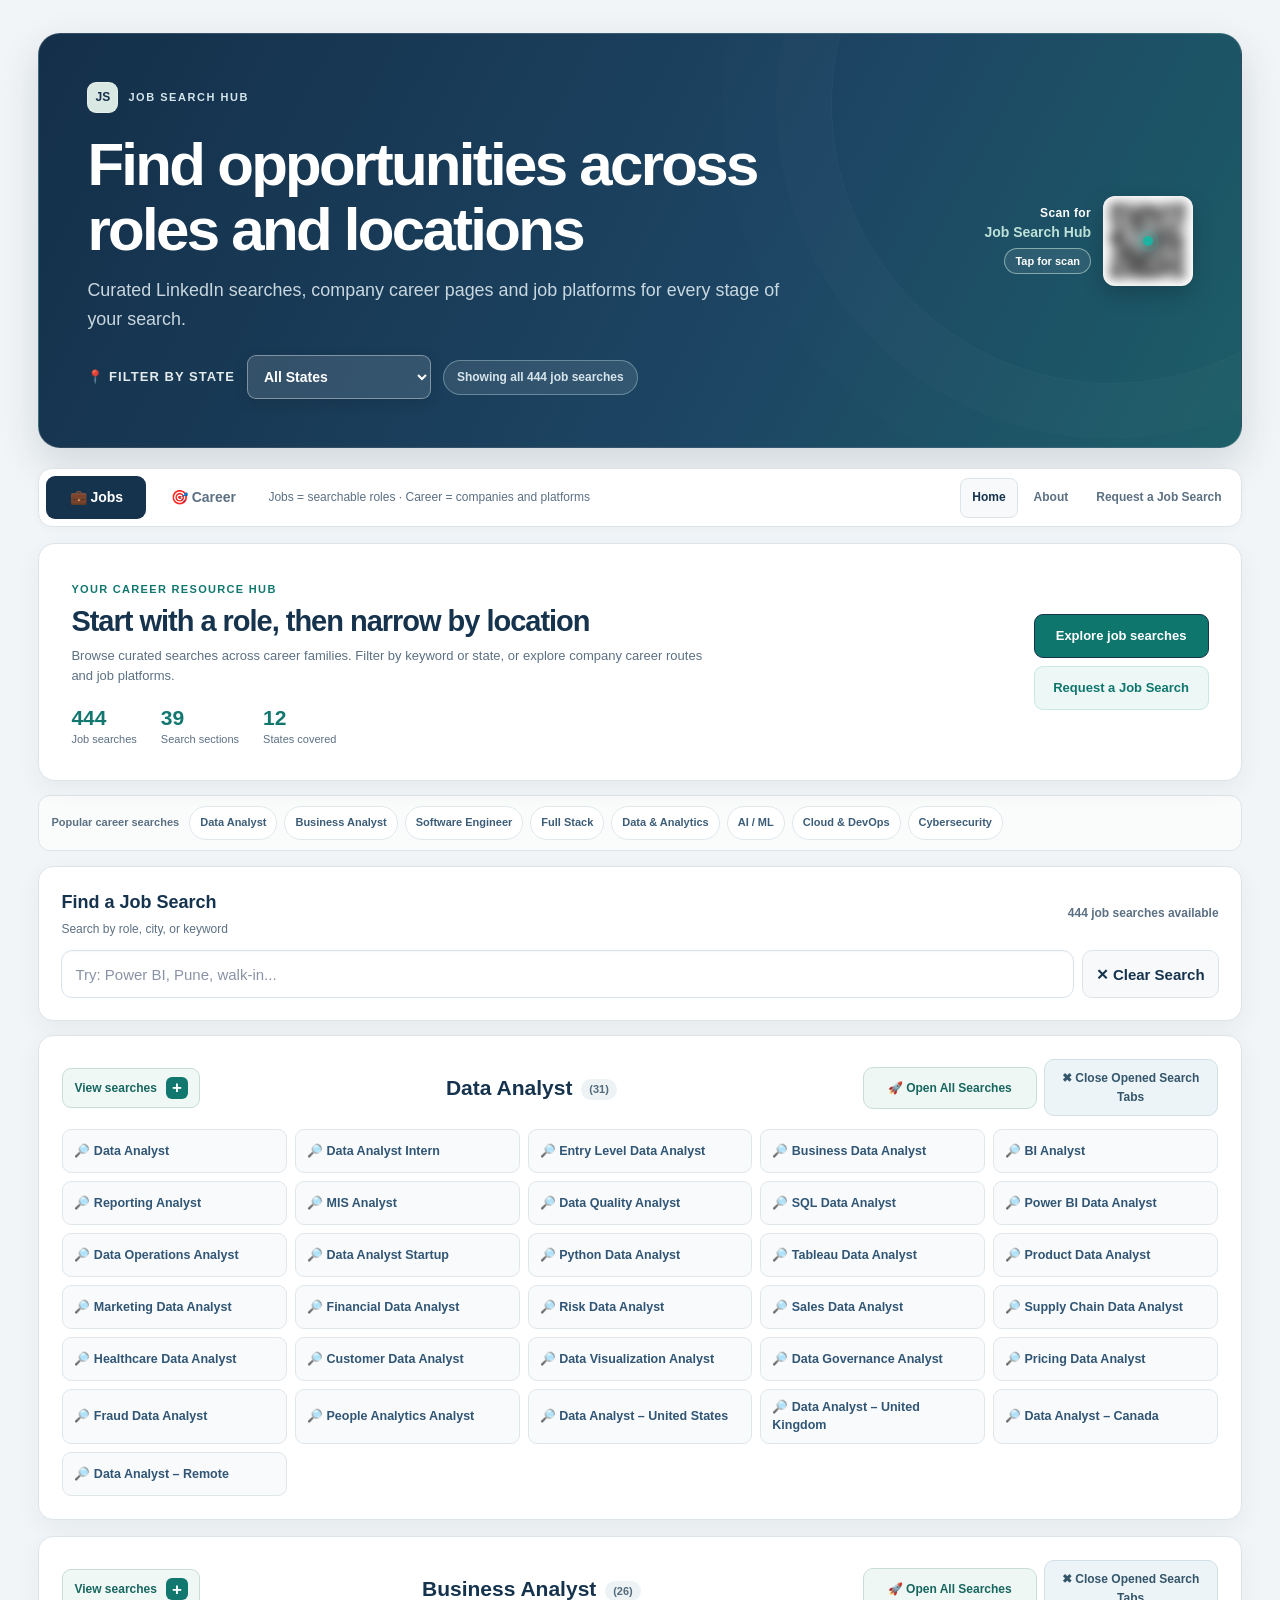
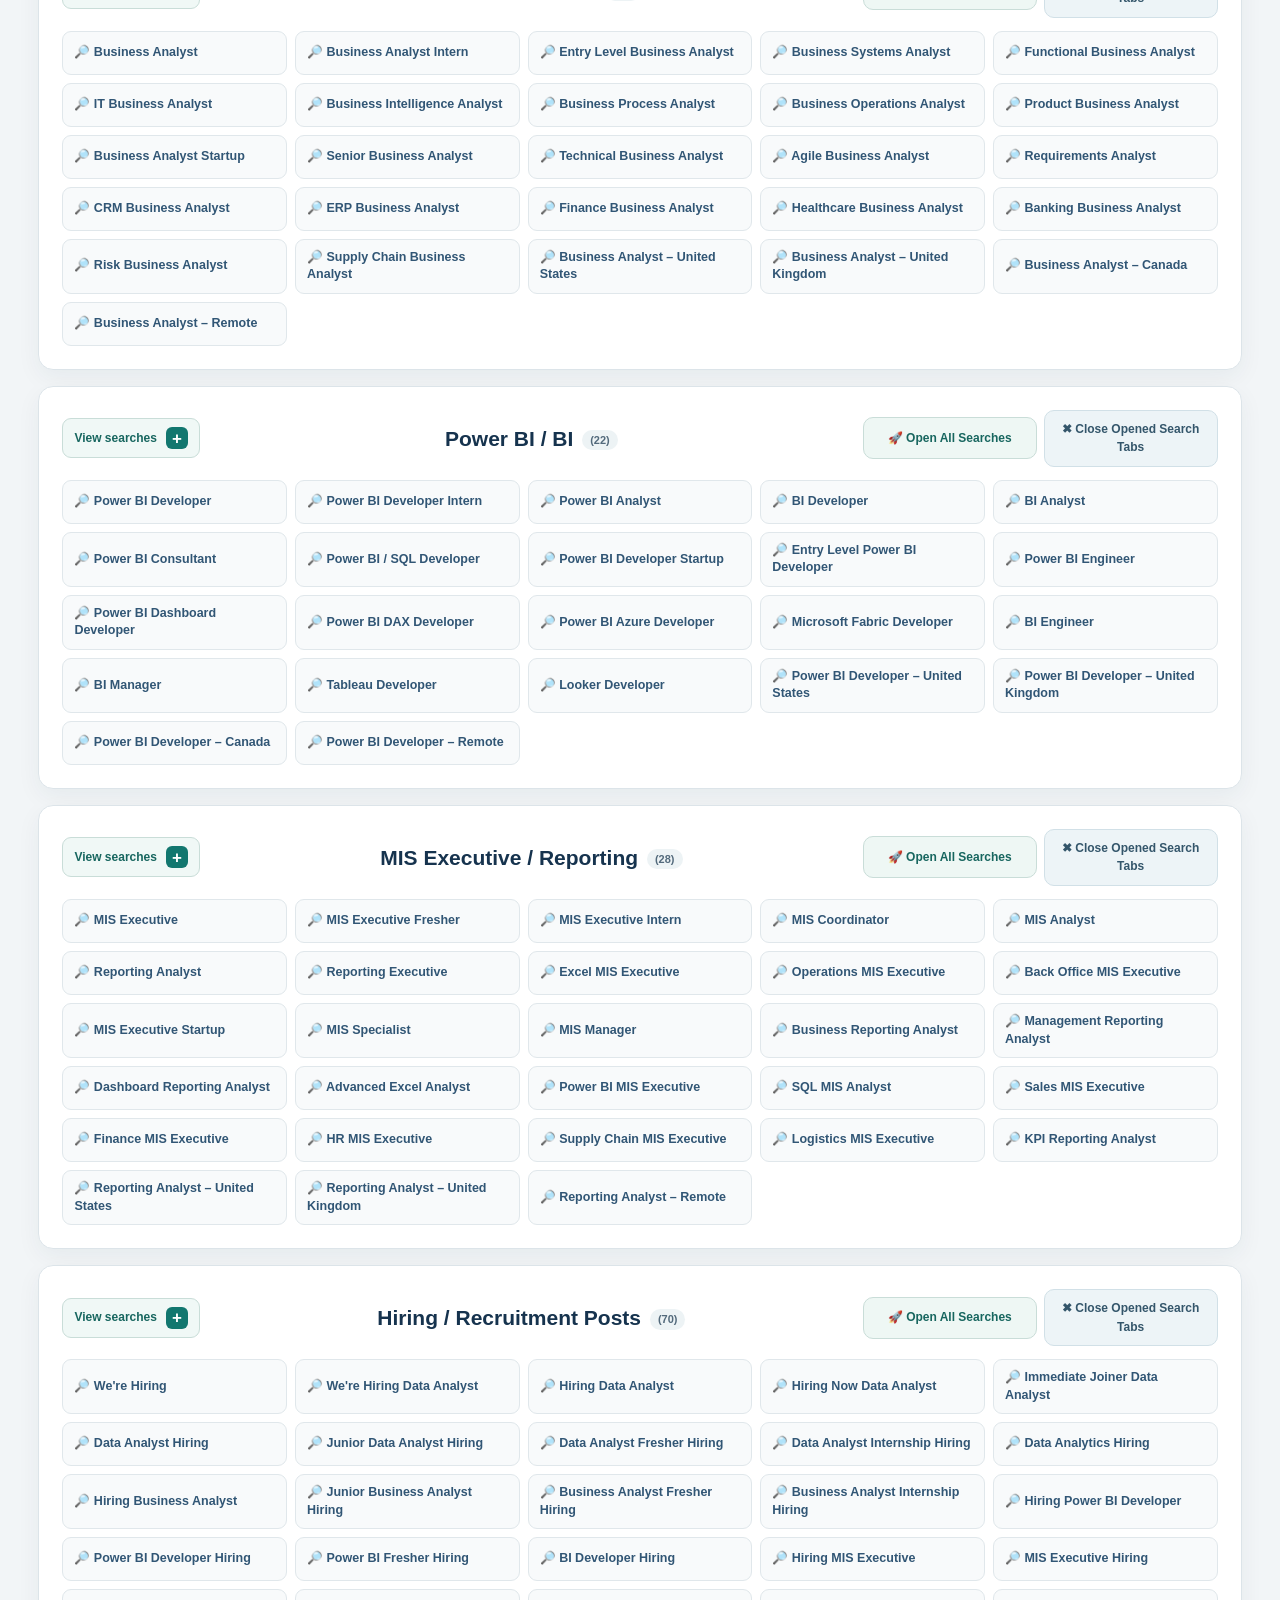
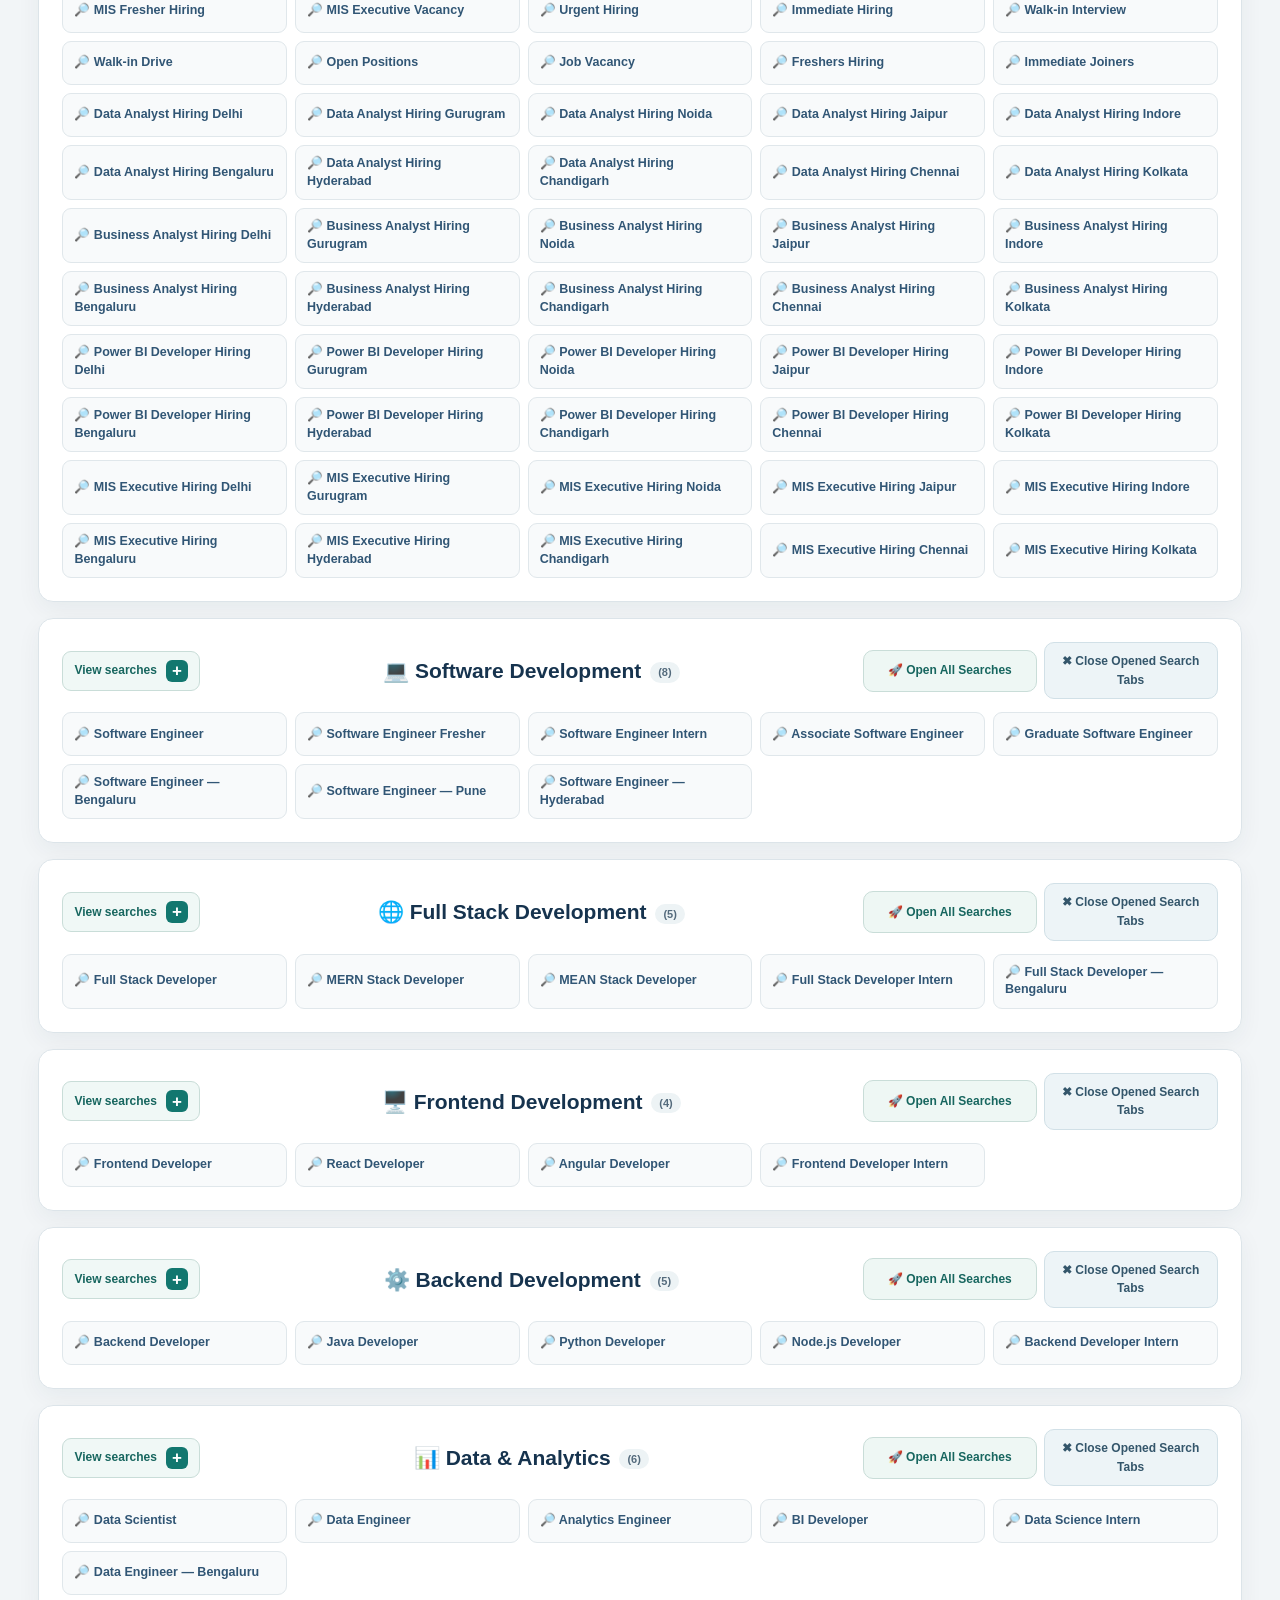
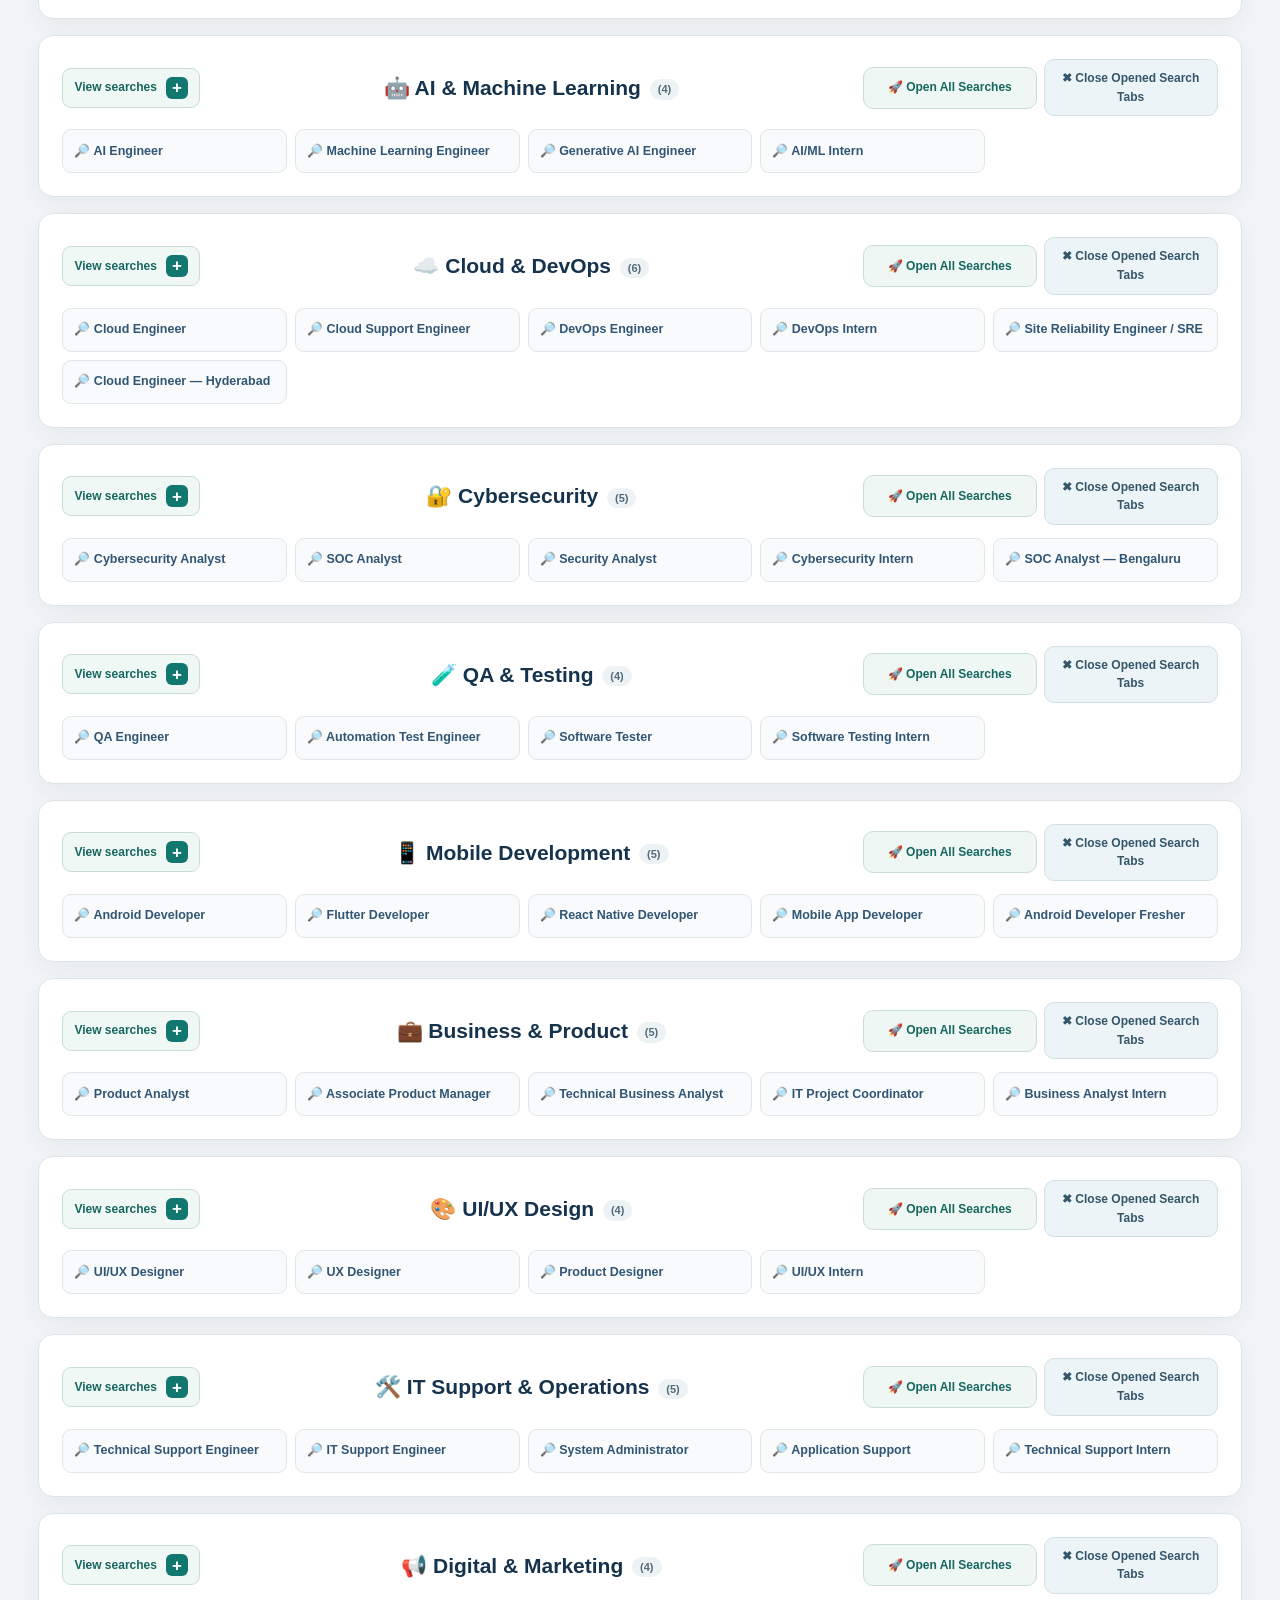
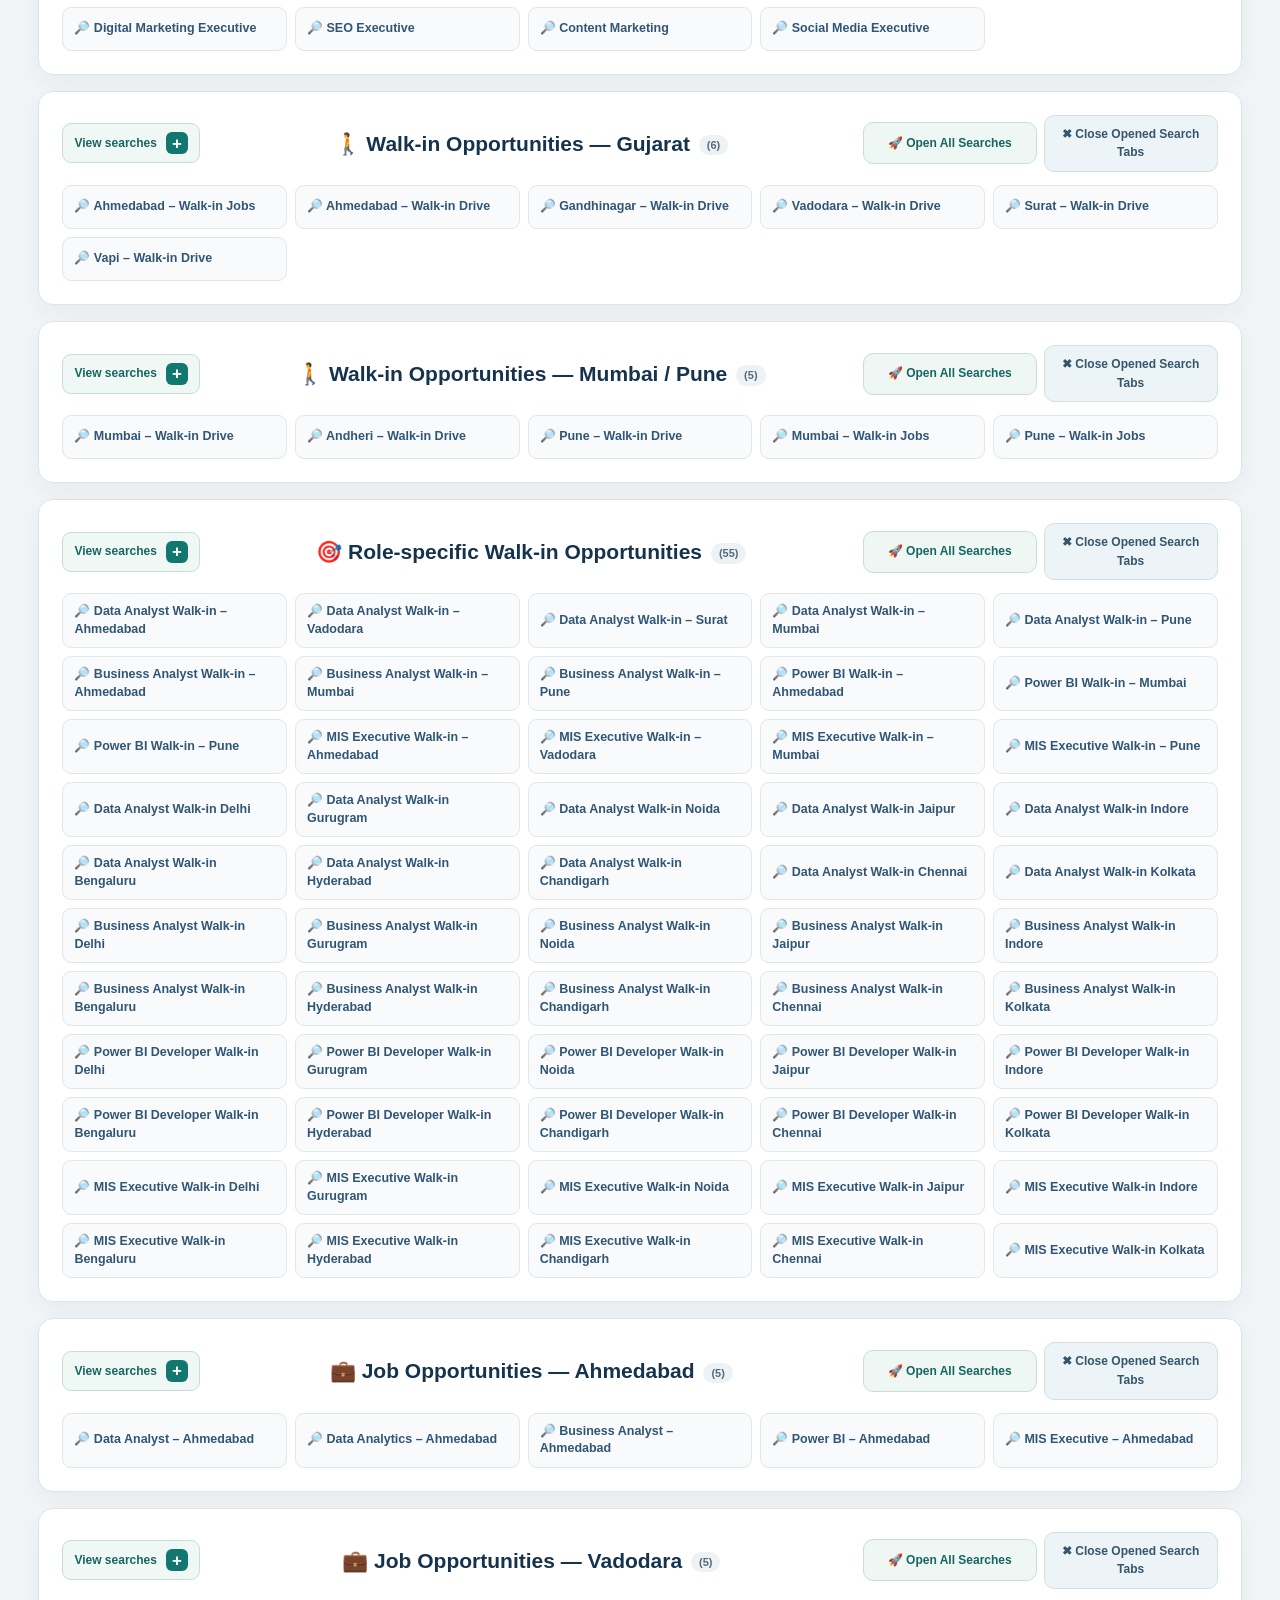
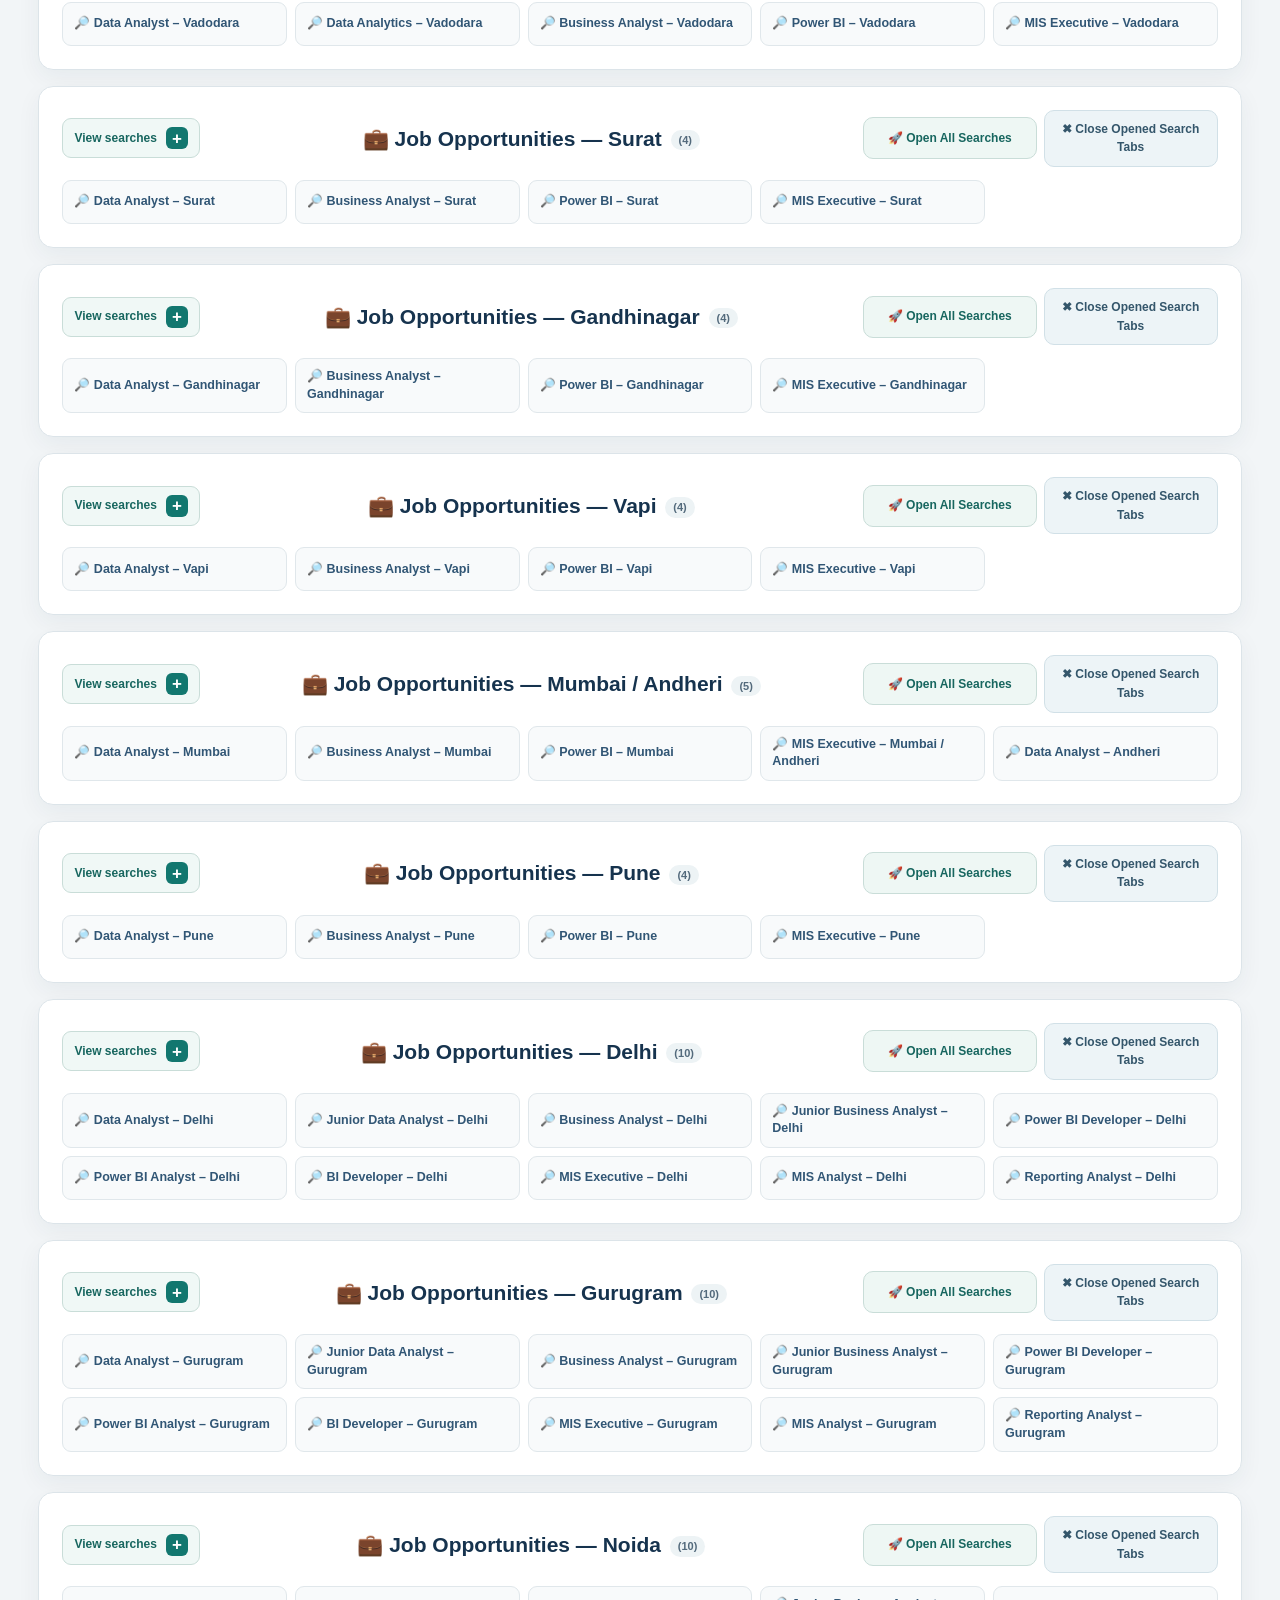
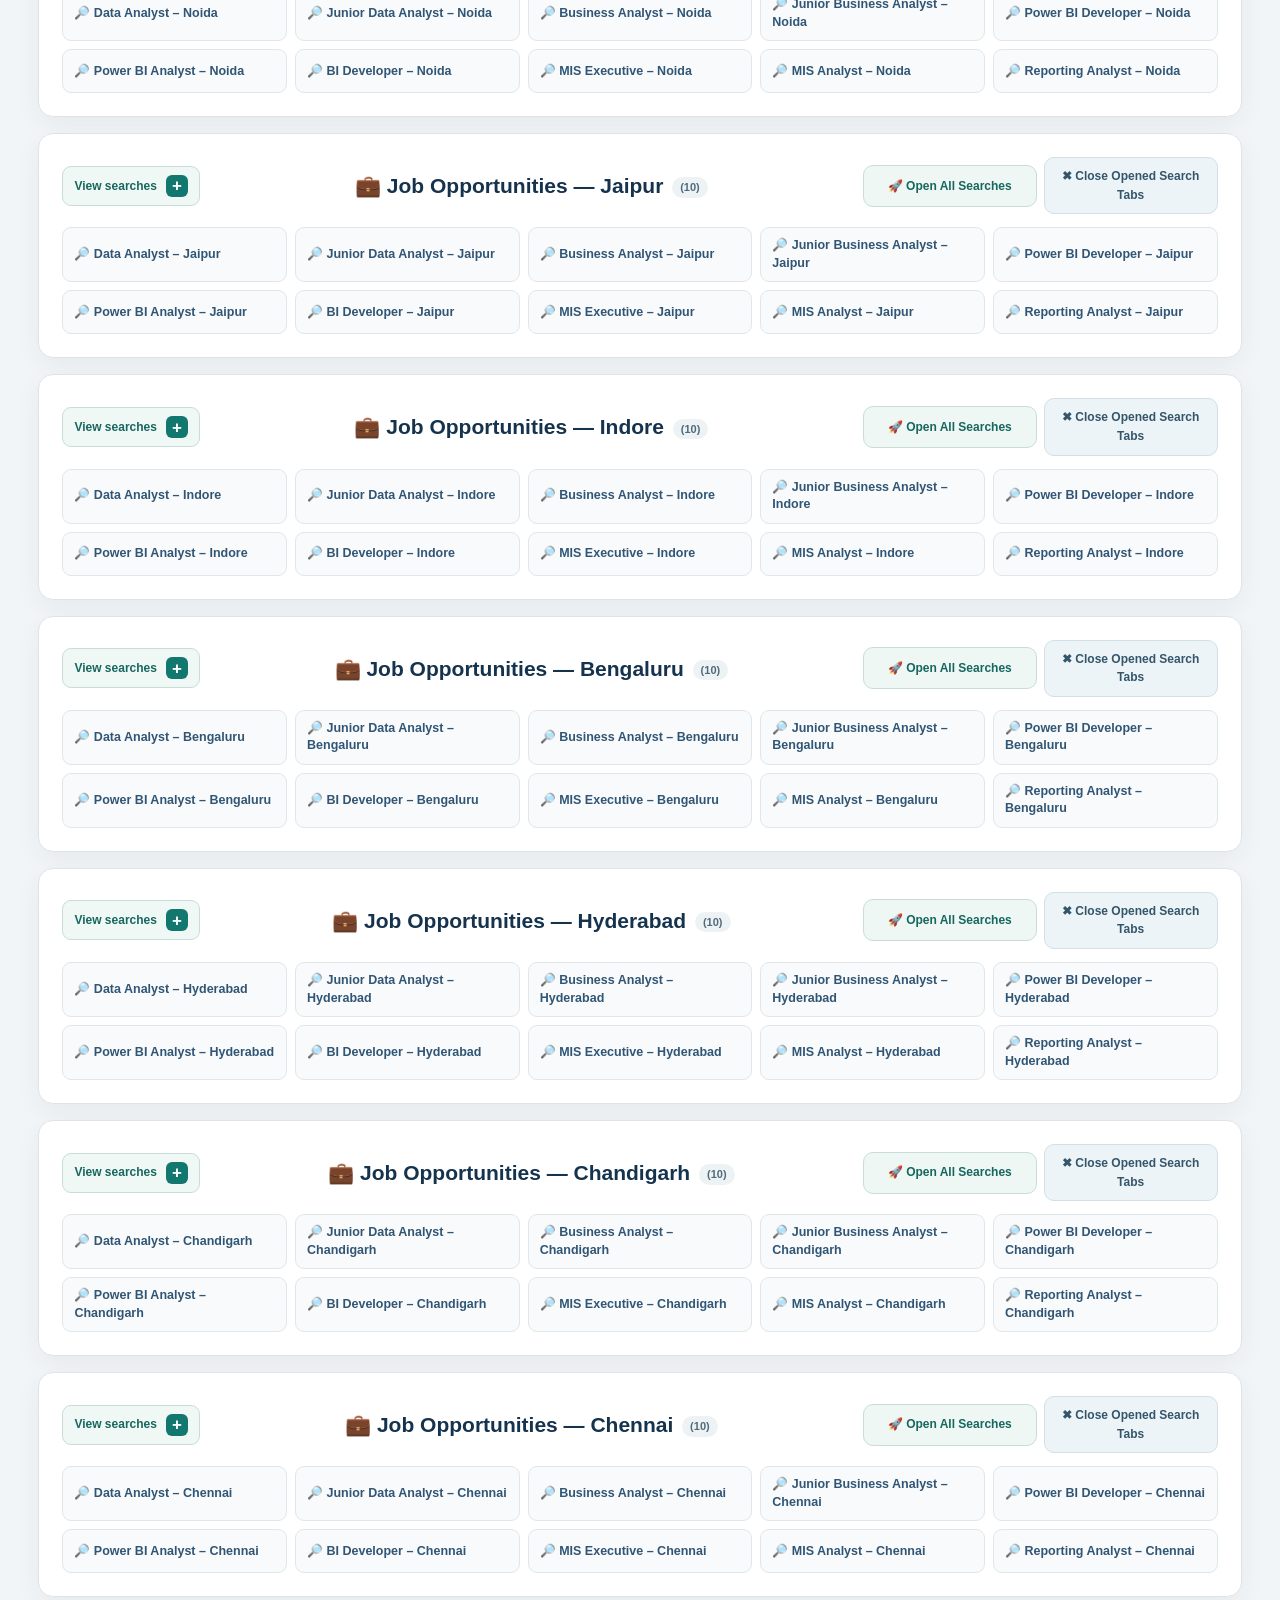
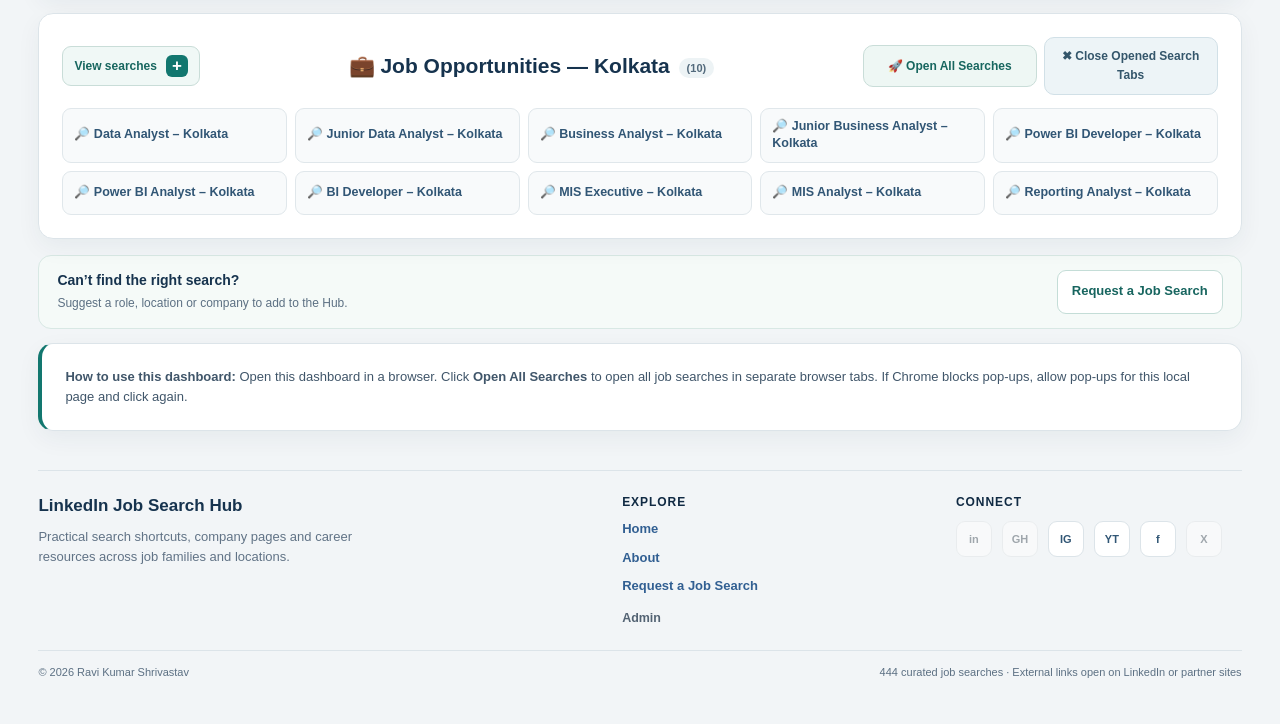
<file: index.html>
<!doctype html><html lang="en"><head><meta charset="utf-8"><meta name="viewport" content="width=device-width,initial-scale=1"><title>LinkedIn Job Search Hub</title><link rel="stylesheet" href="./css/main.css">
<link rel="stylesheet" href="./css/components.css">
<link rel="stylesheet" href="./css/responsive.css">
<link rel="stylesheet" href="./css/public-redesign.css?v=2">
<link rel="manifest" href="manifest.json">
<meta name="theme-color" content="#16334e">
<meta name="mobile-web-app-capable" content="yes">
<meta name="apple-mobile-web-app-capable" content="yes">
<meta name="apple-mobile-web-app-status-bar-style" content="default">
<meta name="apple-mobile-web-app-title" content="LinkedIn Jobs">
<link rel="icon" href="data:,">
<meta name="description" content="Explore curated job searches, company career pages and job platforms across roles and locations.">
</head><body class="public-site public-home"><div class="wrap"><header><div class="brand-line"><span class="brand-mark">JS</span><span>JOB SEARCH HUB</span></div><h1>Find opportunities across roles and locations</h1><p class="sub">Curated LinkedIn searches, company career pages and job platforms for every stage of your search.</p><div class="state-filter-row"><label for="stateFilter">📍 Filter by State</label><select id="stateFilter" onchange="setStateFilter(this.value)" aria-label="Filter jobs by state"><option value="ALL">All States</option><option value="Gujarat">Gujarat</option><option value="Delhi">Delhi</option><option value="Haryana">Haryana</option><option value="Uttar Pradesh">Uttar Pradesh</option><option value="Rajasthan">Rajasthan</option><option value="Madhya Pradesh">Madhya Pradesh</option><option value="Karnataka">Karnataka</option><option value="Telangana">Telangana</option><option value="Tamil Nadu">Tamil Nadu</option><option value="Maharashtra">Maharashtra</option><option value="West Bengal">West Bengal</option><option value="Chandigarh">Chandigarh</option></select><span id="visibleCount" class="visible-count" aria-live="polite"></span></div><div class="header-qr" id="headerQr" role="button" tabindex="0" aria-label="Tap to reveal Job Search Hub QR code">
  <div class="header-qr-copy">
    <span class="header-qr-title">Scan for</span>
    <strong>Job Search Hub</strong>
    <span class="header-qr-hint">Tap for scan</span>
  </div>

  <div class="header-qr-image-wrap">
    <img
      src="./assets/job-search-qr.png"
      alt="Job Search Hub QR Code"
      class="header-qr-image"
      id="headerQrImage"
    >
  </div>
</div></header>
<nav class="view-tabs" id="viewTabs" aria-label="Dashboard views" role="tablist">
  <button type="button" role="tab" class="view-tab active" id="tabJobsBtn" aria-selected="true" aria-controls="jobsView" tabindex="0" onclick="showView('jobs')">💼 Jobs</button>
  <button type="button" role="tab" class="view-tab" id="tabCareerBtn" aria-selected="false" aria-controls="careerView" tabindex="-1" onclick="showView('career')">🎯 Career</button>
  <span class="view-tabs-hint">Jobs = searchable roles · Career = companies and platforms</span>
  <details class="view-tabs-menu" open>
    <summary>Explore links</summary>
    <span class="view-tabs-links"><a href="./index.html" aria-current="page">Home</a><a href="./about.html">About</a><a href="./request-job.html" data-request-link>Request a Job Search</a></span>
  </details>
</nav>
<section class="dashboard-intro" aria-labelledby="dashboardIntroTitle"><div class="dashboard-intro-copy"><span class="section-kicker">YOUR CAREER RESOURCE HUB</span><h2 id="dashboardIntroTitle">Start with a role, then narrow by location</h2><p>Browse curated searches across career families. Filter by keyword or state, or explore company career routes and job platforms.</p><div class="dashboard-stats"><span><strong id="statSearches">0</strong><small>Job searches</small></span><span><strong id="statSections">0</strong><small>Search sections</small></span><span><strong id="statStates">0</strong><small>States covered</small></span></div></div><div class="dashboard-intro-actions"><a class="intro-primary" href="#jobSearch">Explore job searches</a><a class="intro-secondary" href="./request-job.html" data-request-link>Request a Job Search</a></div></section>
<nav class="role-quick-nav" aria-label="Popular career searches"><strong>Popular career searches</strong><a href="#" data-role-jump="0">Data Analyst</a><a href="#" data-role-jump="1">Business Analyst</a><a href="#" data-role-jump="5">Software Engineer</a><a href="#" data-role-jump="6">Full Stack</a><a href="#" data-role-jump="9">Data &amp; Analytics</a><a href="#" data-role-jump="10">AI / ML</a><a href="#" data-role-jump="11">Cloud &amp; DevOps</a><a href="#" data-role-jump="12">Cybersecurity</a></nav>
<div id="jobsView" role="tabpanel" aria-labelledby="tabJobsBtn">
<section class="job-tools" aria-label="Search job searches">
  <div class="job-tools-heading"><div><h2>Find a Job Search</h2><small>Search by role, city, or keyword</small></div><span id="jobSearchCount" class="job-search-count" aria-live="polite"></span></div>
  <div class="job-search-row">
    <label class="sr-only" for="jobSearch">Search job links</label>
    <input id="jobSearch" type="search" placeholder="Try: Power BI, Pune, walk-in..." autocomplete="off" oninput="setSearchQuery(this.value)">
    <button id="clearJobSearch" type="button" class="clear-search" onclick="clearSearch()" aria-label="Clear job search" title="Clear search">✕ <span>Clear Search</span></button>
  </div>
  <div id="jobSearchEmpty" class="no-results" role="status" hidden>No searches match these filters. <button type="button" class="secondary-action" onclick="resetJobFilters()">Clear filters</button></div>
</section>
<aside class="request-callout" aria-label="Request a job search"><div><strong>Can’t find the right search?</strong><span>Suggest a role, location or company to add to the Hub.</span></div><a data-request-link>Request a Job Search</a></aside>
<div class="mobile-toolbar" id="mobileToolbar">
  <div><strong>📱 Mobile Search Mode</strong><small>Tap any search to open LinkedIn results.</small></div>
  <button onclick="window.scrollTo({top:0,behavior:'smooth'})">⬆ TOP</button>
</div>
<div class="info"><strong>How to use this dashboard:</strong> Open this dashboard in a browser. Click <strong>Open All Searches</strong> to open all job searches in separate browser tabs. If Chrome blocks pop-ups, allow pop-ups for this local page and click again.</div><section><div class="head"><h2>Data Analyst <small>(31)</small></h2><button onclick='openGroup(["Data Analyst", "Data Analyst Intern", "Entry Level Data Analyst", "Business Data Analyst", "BI Analyst", "Reporting Analyst", "MIS Analyst", "Data Quality Analyst", "SQL Data Analyst", "Power BI Data Analyst", "Data Operations Analyst", "Data Analyst Startup", "Python Data Analyst", "Tableau Data Analyst", "Product Data Analyst", "Marketing Data Analyst", "Financial Data Analyst", "Risk Data Analyst", "Sales Data Analyst", "Supply Chain Data Analyst", "Healthcare Data Analyst", "Customer Data Analyst", "Data Visualization Analyst", "Data Governance Analyst", "Pricing Data Analyst", "Fraud Data Analyst", "People Analytics Analyst", ["Data Analyst", "United States"], ["Data Analyst", "United Kingdom"], ["Data Analyst", "Canada"], ["Data Analyst", "Remote"]],false)'>🚀 Open All Searches</button></div><div class="grid"><a href="https://www.linkedin.com/jobs/search/?keywords=Data+Analyst&geoId=102713980&f_TPR=r86400&sortBy=DD" target="_blank" rel="noopener">🔎 Data Analyst</a><a href="https://www.linkedin.com/jobs/search/?keywords=Data+Analyst+Intern&geoId=102713980&f_TPR=r86400&sortBy=DD" target="_blank" rel="noopener">🔎 Data Analyst Intern</a><a href="https://www.linkedin.com/jobs/search/?keywords=Entry+Level+Data+Analyst&geoId=102713980&f_TPR=r86400&sortBy=DD" target="_blank" rel="noopener">🔎 Entry Level Data Analyst</a><a href="https://www.linkedin.com/jobs/search/?keywords=Business+Data+Analyst&geoId=102713980&f_TPR=r86400&sortBy=DD" target="_blank" rel="noopener">🔎 Business Data Analyst</a><a href="https://www.linkedin.com/jobs/search/?keywords=BI+Analyst&geoId=102713980&f_TPR=r86400&sortBy=DD" target="_blank" rel="noopener">🔎 BI Analyst</a><a href="https://www.linkedin.com/jobs/search/?keywords=Reporting+Analyst&geoId=102713980&f_TPR=r86400&sortBy=DD" target="_blank" rel="noopener">🔎 Reporting Analyst</a><a href="https://www.linkedin.com/jobs/search/?keywords=MIS+Analyst&geoId=102713980&f_TPR=r86400&sortBy=DD" target="_blank" rel="noopener">🔎 MIS Analyst</a><a href="https://www.linkedin.com/jobs/search/?keywords=Data+Quality+Analyst&geoId=102713980&f_TPR=r86400&sortBy=DD" target="_blank" rel="noopener">🔎 Data Quality Analyst</a><a href="https://www.linkedin.com/jobs/search/?keywords=SQL+Data+Analyst&geoId=102713980&f_TPR=r86400&sortBy=DD" target="_blank" rel="noopener">🔎 SQL Data Analyst</a><a href="https://www.linkedin.com/jobs/search/?keywords=Power+BI+Data+Analyst&geoId=102713980&f_TPR=r86400&sortBy=DD" target="_blank" rel="noopener">🔎 Power BI Data Analyst</a><a href="https://www.linkedin.com/jobs/search/?keywords=Data+Operations+Analyst&geoId=102713980&f_TPR=r86400&sortBy=DD" target="_blank" rel="noopener">🔎 Data Operations Analyst</a><a href="https://www.linkedin.com/jobs/search/?keywords=Data+Analyst+Startup&geoId=102713980&f_TPR=r86400&sortBy=DD" target="_blank" rel="noopener">🔎 Data Analyst Startup</a><a href="https://www.linkedin.com/jobs/search/?keywords=Python+Data+Analyst&geoId=102713980&f_TPR=r86400&sortBy=DD" target="_blank" rel="noopener">🔎 Python Data Analyst</a><a href="https://www.linkedin.com/jobs/search/?keywords=Tableau+Data+Analyst&geoId=102713980&f_TPR=r86400&sortBy=DD" target="_blank" rel="noopener">🔎 Tableau Data Analyst</a><a href="https://www.linkedin.com/jobs/search/?keywords=Product+Data+Analyst&geoId=102713980&f_TPR=r86400&sortBy=DD" target="_blank" rel="noopener">🔎 Product Data Analyst</a><a href="https://www.linkedin.com/jobs/search/?keywords=Marketing+Data+Analyst&geoId=102713980&f_TPR=r86400&sortBy=DD" target="_blank" rel="noopener">🔎 Marketing Data Analyst</a><a href="https://www.linkedin.com/jobs/search/?keywords=Financial+Data+Analyst&geoId=102713980&f_TPR=r86400&sortBy=DD" target="_blank" rel="noopener">🔎 Financial Data Analyst</a><a href="https://www.linkedin.com/jobs/search/?keywords=Risk+Data+Analyst&geoId=102713980&f_TPR=r86400&sortBy=DD" target="_blank" rel="noopener">🔎 Risk Data Analyst</a><a href="https://www.linkedin.com/jobs/search/?keywords=Sales+Data+Analyst&geoId=102713980&f_TPR=r86400&sortBy=DD" target="_blank" rel="noopener">🔎 Sales Data Analyst</a><a href="https://www.linkedin.com/jobs/search/?keywords=Supply+Chain+Data+Analyst&geoId=102713980&f_TPR=r86400&sortBy=DD" target="_blank" rel="noopener">🔎 Supply Chain Data Analyst</a><a href="https://www.linkedin.com/jobs/search/?keywords=Healthcare+Data+Analyst&geoId=102713980&f_TPR=r86400&sortBy=DD" target="_blank" rel="noopener">🔎 Healthcare Data Analyst</a><a href="https://www.linkedin.com/jobs/search/?keywords=Customer+Data+Analyst&geoId=102713980&f_TPR=r86400&sortBy=DD" target="_blank" rel="noopener">🔎 Customer Data Analyst</a><a href="https://www.linkedin.com/jobs/search/?keywords=Data+Visualization+Analyst&geoId=102713980&f_TPR=r86400&sortBy=DD" target="_blank" rel="noopener">🔎 Data Visualization Analyst</a><a href="https://www.linkedin.com/jobs/search/?keywords=Data+Governance+Analyst&geoId=102713980&f_TPR=r86400&sortBy=DD" target="_blank" rel="noopener">🔎 Data Governance Analyst</a><a href="https://www.linkedin.com/jobs/search/?keywords=Pricing+Data+Analyst&geoId=102713980&f_TPR=r86400&sortBy=DD" target="_blank" rel="noopener">🔎 Pricing Data Analyst</a><a href="https://www.linkedin.com/jobs/search/?keywords=Fraud+Data+Analyst&geoId=102713980&f_TPR=r86400&sortBy=DD" target="_blank" rel="noopener">🔎 Fraud Data Analyst</a><a href="https://www.linkedin.com/jobs/search/?keywords=People+Analytics+Analyst&geoId=102713980&f_TPR=r86400&sortBy=DD" target="_blank" rel="noopener">🔎 People Analytics Analyst</a><a href="https://www.linkedin.com/jobs/search/?keywords=Data%20Analyst&location=United%20States&f_TPR=r86400&sortBy=DD" target="_blank" rel="noopener">🔎 Data Analyst – United States</a><a href="https://www.linkedin.com/jobs/search/?keywords=Data%20Analyst&location=United%20Kingdom&f_TPR=r86400&sortBy=DD" target="_blank" rel="noopener">🔎 Data Analyst – United Kingdom</a><a href="https://www.linkedin.com/jobs/search/?keywords=Data%20Analyst&location=Canada&f_TPR=r86400&sortBy=DD" target="_blank" rel="noopener">🔎 Data Analyst – Canada</a><a href="https://www.linkedin.com/jobs/search/?keywords=Data%20Analyst&location=Remote&f_TPR=r86400&sortBy=DD" target="_blank" rel="noopener">🔎 Data Analyst – Remote</a></div></section><section><div class="head"><h2>Business Analyst <small>(26)</small></h2><button onclick='openGroup(["Business Analyst", "Business Analyst Intern", "Entry Level Business Analyst", "Business Systems Analyst", "Functional Business Analyst", "IT Business Analyst", "Business Intelligence Analyst", "Business Process Analyst", "Business Operations Analyst", "Product Business Analyst", "Business Analyst Startup", "Senior Business Analyst", "Technical Business Analyst", "Agile Business Analyst", "Requirements Analyst", "CRM Business Analyst", "ERP Business Analyst", "Finance Business Analyst", "Healthcare Business Analyst", "Banking Business Analyst", "Risk Business Analyst", "Supply Chain Business Analyst", ["Business Analyst", "United States"], ["Business Analyst", "United Kingdom"], ["Business Analyst", "Canada"], ["Business Analyst", "Remote"]],false)'>🚀 Open All Searches</button></div><div class="grid"><a href="https://www.linkedin.com/jobs/search/?keywords=Business+Analyst&geoId=102713980&f_TPR=r86400&sortBy=DD" target="_blank" rel="noopener">🔎 Business Analyst</a><a href="https://www.linkedin.com/jobs/search/?keywords=Business+Analyst+Intern&geoId=102713980&f_TPR=r86400&sortBy=DD" target="_blank" rel="noopener">🔎 Business Analyst Intern</a><a href="https://www.linkedin.com/jobs/search/?keywords=Entry+Level+Business+Analyst&geoId=102713980&f_TPR=r86400&sortBy=DD" target="_blank" rel="noopener">🔎 Entry Level Business Analyst</a><a href="https://www.linkedin.com/jobs/search/?keywords=Business+Systems+Analyst&geoId=102713980&f_TPR=r86400&sortBy=DD" target="_blank" rel="noopener">🔎 Business Systems Analyst</a><a href="https://www.linkedin.com/jobs/search/?keywords=Functional+Business+Analyst&geoId=102713980&f_TPR=r86400&sortBy=DD" target="_blank" rel="noopener">🔎 Functional Business Analyst</a><a href="https://www.linkedin.com/jobs/search/?keywords=IT+Business+Analyst&geoId=102713980&f_TPR=r86400&sortBy=DD" target="_blank" rel="noopener">🔎 IT Business Analyst</a><a href="https://www.linkedin.com/jobs/search/?keywords=Business+Intelligence+Analyst&geoId=102713980&f_TPR=r86400&sortBy=DD" target="_blank" rel="noopener">🔎 Business Intelligence Analyst</a><a href="https://www.linkedin.com/jobs/search/?keywords=Business+Process+Analyst&geoId=102713980&f_TPR=r86400&sortBy=DD" target="_blank" rel="noopener">🔎 Business Process Analyst</a><a href="https://www.linkedin.com/jobs/search/?keywords=Business+Operations+Analyst&geoId=102713980&f_TPR=r86400&sortBy=DD" target="_blank" rel="noopener">🔎 Business Operations Analyst</a><a href="https://www.linkedin.com/jobs/search/?keywords=Product+Business+Analyst&geoId=102713980&f_TPR=r86400&sortBy=DD" target="_blank" rel="noopener">🔎 Product Business Analyst</a><a href="https://www.linkedin.com/jobs/search/?keywords=Business+Analyst+Startup&geoId=102713980&f_TPR=r86400&sortBy=DD" target="_blank" rel="noopener">🔎 Business Analyst Startup</a><a href="https://www.linkedin.com/jobs/search/?keywords=Senior+Business+Analyst&geoId=102713980&f_TPR=r86400&sortBy=DD" target="_blank" rel="noopener">🔎 Senior Business Analyst</a><a href="https://www.linkedin.com/jobs/search/?keywords=Technical+Business+Analyst&geoId=102713980&f_TPR=r86400&sortBy=DD" target="_blank" rel="noopener">🔎 Technical Business Analyst</a><a href="https://www.linkedin.com/jobs/search/?keywords=Agile+Business+Analyst&geoId=102713980&f_TPR=r86400&sortBy=DD" target="_blank" rel="noopener">🔎 Agile Business Analyst</a><a href="https://www.linkedin.com/jobs/search/?keywords=Requirements+Analyst&geoId=102713980&f_TPR=r86400&sortBy=DD" target="_blank" rel="noopener">🔎 Requirements Analyst</a><a href="https://www.linkedin.com/jobs/search/?keywords=CRM+Business+Analyst&geoId=102713980&f_TPR=r86400&sortBy=DD" target="_blank" rel="noopener">🔎 CRM Business Analyst</a><a href="https://www.linkedin.com/jobs/search/?keywords=ERP+Business+Analyst&geoId=102713980&f_TPR=r86400&sortBy=DD" target="_blank" rel="noopener">🔎 ERP Business Analyst</a><a href="https://www.linkedin.com/jobs/search/?keywords=Finance+Business+Analyst&geoId=102713980&f_TPR=r86400&sortBy=DD" target="_blank" rel="noopener">🔎 Finance Business Analyst</a><a href="https://www.linkedin.com/jobs/search/?keywords=Healthcare+Business+Analyst&geoId=102713980&f_TPR=r86400&sortBy=DD" target="_blank" rel="noopener">🔎 Healthcare Business Analyst</a><a href="https://www.linkedin.com/jobs/search/?keywords=Banking+Business+Analyst&geoId=102713980&f_TPR=r86400&sortBy=DD" target="_blank" rel="noopener">🔎 Banking Business Analyst</a><a href="https://www.linkedin.com/jobs/search/?keywords=Risk+Business+Analyst&geoId=102713980&f_TPR=r86400&sortBy=DD" target="_blank" rel="noopener">🔎 Risk Business Analyst</a><a href="https://www.linkedin.com/jobs/search/?keywords=Supply+Chain+Business+Analyst&geoId=102713980&f_TPR=r86400&sortBy=DD" target="_blank" rel="noopener">🔎 Supply Chain Business Analyst</a><a href="https://www.linkedin.com/jobs/search/?keywords=Business%20Analyst&location=United%20States&f_TPR=r86400&sortBy=DD" target="_blank" rel="noopener">🔎 Business Analyst – United States</a><a href="https://www.linkedin.com/jobs/search/?keywords=Business%20Analyst&location=United%20Kingdom&f_TPR=r86400&sortBy=DD" target="_blank" rel="noopener">🔎 Business Analyst – United Kingdom</a><a href="https://www.linkedin.com/jobs/search/?keywords=Business%20Analyst&location=Canada&f_TPR=r86400&sortBy=DD" target="_blank" rel="noopener">🔎 Business Analyst – Canada</a><a href="https://www.linkedin.com/jobs/search/?keywords=Business%20Analyst&location=Remote&f_TPR=r86400&sortBy=DD" target="_blank" rel="noopener">🔎 Business Analyst – Remote</a></div></section><section><div class="head"><h2>Power BI / BI <small>(22)</small></h2><button onclick='openGroup(["Power BI Developer", "Power BI Developer Intern", "Power BI Analyst", "BI Developer", "BI Analyst", "Power BI Consultant", "Power BI / SQL Developer", "Power BI Developer Startup", "Entry Level Power BI Developer", "Power BI Engineer", "Power BI Dashboard Developer", "Power BI DAX Developer", "Power BI Azure Developer", "Microsoft Fabric Developer", "BI Engineer", "BI Manager", "Tableau Developer", "Looker Developer", ["Power BI Developer", "United States"], ["Power BI Developer", "United Kingdom"], ["Power BI Developer", "Canada"], ["Power BI Developer", "Remote"]],false)'>🚀 Open All Searches</button></div><div class="grid"><a href="https://www.linkedin.com/jobs/search/?keywords=Power+BI+Developer&geoId=102713980&f_TPR=r86400&sortBy=DD" target="_blank" rel="noopener">🔎 Power BI Developer</a><a href="https://www.linkedin.com/jobs/search/?keywords=Power+BI+Developer+Intern&geoId=102713980&f_TPR=r86400&sortBy=DD" target="_blank" rel="noopener">🔎 Power BI Developer Intern</a><a href="https://www.linkedin.com/jobs/search/?keywords=Power+BI+Analyst&geoId=102713980&f_TPR=r86400&sortBy=DD" target="_blank" rel="noopener">🔎 Power BI Analyst</a><a href="https://www.linkedin.com/jobs/search/?keywords=BI+Developer&geoId=102713980&f_TPR=r86400&sortBy=DD" target="_blank" rel="noopener">🔎 BI Developer</a><a href="https://www.linkedin.com/jobs/search/?keywords=BI+Analyst&geoId=102713980&f_TPR=r86400&sortBy=DD" target="_blank" rel="noopener">🔎 BI Analyst</a><a href="https://www.linkedin.com/jobs/search/?keywords=Power+BI+Consultant&geoId=102713980&f_TPR=r86400&sortBy=DD" target="_blank" rel="noopener">🔎 Power BI Consultant</a><a href="https://www.linkedin.com/jobs/search/?keywords=Power+BI+%2F+SQL+Developer&geoId=102713980&f_TPR=r86400&sortBy=DD" target="_blank" rel="noopener">🔎 Power BI / SQL Developer</a><a href="https://www.linkedin.com/jobs/search/?keywords=Power+BI+Developer+Startup&geoId=102713980&f_TPR=r86400&sortBy=DD" target="_blank" rel="noopener">🔎 Power BI Developer Startup</a><a href="https://www.linkedin.com/jobs/search/?keywords=Entry+Level+Power+BI+Developer&geoId=102713980&f_TPR=r86400&sortBy=DD" target="_blank" rel="noopener">🔎 Entry Level Power BI Developer</a><a href="https://www.linkedin.com/jobs/search/?keywords=Power+BI+Engineer&geoId=102713980&f_TPR=r86400&sortBy=DD" target="_blank" rel="noopener">🔎 Power BI Engineer</a><a href="https://www.linkedin.com/jobs/search/?keywords=Power+BI+Dashboard+Developer&geoId=102713980&f_TPR=r86400&sortBy=DD" target="_blank" rel="noopener">🔎 Power BI Dashboard Developer</a><a href="https://www.linkedin.com/jobs/search/?keywords=Power+BI+DAX+Developer&geoId=102713980&f_TPR=r86400&sortBy=DD" target="_blank" rel="noopener">🔎 Power BI DAX Developer</a><a href="https://www.linkedin.com/jobs/search/?keywords=Power+BI+Azure+Developer&geoId=102713980&f_TPR=r86400&sortBy=DD" target="_blank" rel="noopener">🔎 Power BI Azure Developer</a><a href="https://www.linkedin.com/jobs/search/?keywords=Microsoft+Fabric+Developer&geoId=102713980&f_TPR=r86400&sortBy=DD" target="_blank" rel="noopener">🔎 Microsoft Fabric Developer</a><a href="https://www.linkedin.com/jobs/search/?keywords=BI+Engineer&geoId=102713980&f_TPR=r86400&sortBy=DD" target="_blank" rel="noopener">🔎 BI Engineer</a><a href="https://www.linkedin.com/jobs/search/?keywords=BI+Manager&geoId=102713980&f_TPR=r86400&sortBy=DD" target="_blank" rel="noopener">🔎 BI Manager</a><a href="https://www.linkedin.com/jobs/search/?keywords=Tableau+Developer&geoId=102713980&f_TPR=r86400&sortBy=DD" target="_blank" rel="noopener">🔎 Tableau Developer</a><a href="https://www.linkedin.com/jobs/search/?keywords=Looker+Developer&geoId=102713980&f_TPR=r86400&sortBy=DD" target="_blank" rel="noopener">🔎 Looker Developer</a><a href="https://www.linkedin.com/jobs/search/?keywords=Power%20BI%20Developer&location=United%20States&f_TPR=r86400&sortBy=DD" target="_blank" rel="noopener">🔎 Power BI Developer – United States</a><a href="https://www.linkedin.com/jobs/search/?keywords=Power%20BI%20Developer&location=United%20Kingdom&f_TPR=r86400&sortBy=DD" target="_blank" rel="noopener">🔎 Power BI Developer – United Kingdom</a><a href="https://www.linkedin.com/jobs/search/?keywords=Power%20BI%20Developer&location=Canada&f_TPR=r86400&sortBy=DD" target="_blank" rel="noopener">🔎 Power BI Developer – Canada</a><a href="https://www.linkedin.com/jobs/search/?keywords=Power%20BI%20Developer&location=Remote&f_TPR=r86400&sortBy=DD" target="_blank" rel="noopener">🔎 Power BI Developer – Remote</a></div></section><section><div class="head"><h2>MIS Executive / Reporting <small>(28)</small></h2><button onclick='openGroup(["MIS Executive", "MIS Executive Fresher", "MIS Executive Intern", "MIS Coordinator", "MIS Analyst", "Reporting Analyst", "Reporting Executive", "Excel MIS Executive", "Operations MIS Executive", "Back Office MIS Executive", "MIS Executive Startup", "MIS Specialist", "MIS Manager", "Business Reporting Analyst", "Management Reporting Analyst", "Dashboard Reporting Analyst", "Advanced Excel Analyst", "Power BI MIS Executive", "SQL MIS Analyst", "Sales MIS Executive", "Finance MIS Executive", "HR MIS Executive", "Supply Chain MIS Executive", "Logistics MIS Executive", "KPI Reporting Analyst", ["Reporting Analyst", "United States"], ["Reporting Analyst", "United Kingdom"], ["Reporting Analyst", "Remote"]],false)'>🚀 Open All Searches</button></div><div class="grid"><a href="https://www.linkedin.com/jobs/search/?keywords=MIS+Executive&geoId=102713980&f_TPR=r86400&sortBy=DD" target="_blank" rel="noopener">🔎 MIS Executive</a><a href="https://www.linkedin.com/jobs/search/?keywords=MIS+Executive+Fresher&geoId=102713980&f_TPR=r86400&sortBy=DD" target="_blank" rel="noopener">🔎 MIS Executive Fresher</a><a href="https://www.linkedin.com/jobs/search/?keywords=MIS+Executive+Intern&geoId=102713980&f_TPR=r86400&sortBy=DD" target="_blank" rel="noopener">🔎 MIS Executive Intern</a><a href="https://www.linkedin.com/jobs/search/?keywords=MIS+Coordinator&geoId=102713980&f_TPR=r86400&sortBy=DD" target="_blank" rel="noopener">🔎 MIS Coordinator</a><a href="https://www.linkedin.com/jobs/search/?keywords=MIS+Analyst&geoId=102713980&f_TPR=r86400&sortBy=DD" target="_blank" rel="noopener">🔎 MIS Analyst</a><a href="https://www.linkedin.com/jobs/search/?keywords=Reporting+Analyst&geoId=102713980&f_TPR=r86400&sortBy=DD" target="_blank" rel="noopener">🔎 Reporting Analyst</a><a href="https://www.linkedin.com/jobs/search/?keywords=Reporting+Executive&geoId=102713980&f_TPR=r86400&sortBy=DD" target="_blank" rel="noopener">🔎 Reporting Executive</a><a href="https://www.linkedin.com/jobs/search/?keywords=Excel+MIS+Executive&geoId=102713980&f_TPR=r86400&sortBy=DD" target="_blank" rel="noopener">🔎 Excel MIS Executive</a><a href="https://www.linkedin.com/jobs/search/?keywords=Operations+MIS+Executive&geoId=102713980&f_TPR=r86400&sortBy=DD" target="_blank" rel="noopener">🔎 Operations MIS Executive</a><a href="https://www.linkedin.com/jobs/search/?keywords=Back+Office+MIS+Executive&geoId=102713980&f_TPR=r86400&sortBy=DD" target="_blank" rel="noopener">🔎 Back Office MIS Executive</a><a href="https://www.linkedin.com/jobs/search/?keywords=MIS+Executive+Startup&geoId=102713980&f_TPR=r86400&sortBy=DD" target="_blank" rel="noopener">🔎 MIS Executive Startup</a><a href="https://www.linkedin.com/jobs/search/?keywords=MIS+Specialist&geoId=102713980&f_TPR=r86400&sortBy=DD" target="_blank" rel="noopener">🔎 MIS Specialist</a><a href="https://www.linkedin.com/jobs/search/?keywords=MIS+Manager&geoId=102713980&f_TPR=r86400&sortBy=DD" target="_blank" rel="noopener">🔎 MIS Manager</a><a href="https://www.linkedin.com/jobs/search/?keywords=Business+Reporting+Analyst&geoId=102713980&f_TPR=r86400&sortBy=DD" target="_blank" rel="noopener">🔎 Business Reporting Analyst</a><a href="https://www.linkedin.com/jobs/search/?keywords=Management+Reporting+Analyst&geoId=102713980&f_TPR=r86400&sortBy=DD" target="_blank" rel="noopener">🔎 Management Reporting Analyst</a><a href="https://www.linkedin.com/jobs/search/?keywords=Dashboard+Reporting+Analyst&geoId=102713980&f_TPR=r86400&sortBy=DD" target="_blank" rel="noopener">🔎 Dashboard Reporting Analyst</a><a href="https://www.linkedin.com/jobs/search/?keywords=Advanced+Excel+Analyst&geoId=102713980&f_TPR=r86400&sortBy=DD" target="_blank" rel="noopener">🔎 Advanced Excel Analyst</a><a href="https://www.linkedin.com/jobs/search/?keywords=Power+BI+MIS+Executive&geoId=102713980&f_TPR=r86400&sortBy=DD" target="_blank" rel="noopener">🔎 Power BI MIS Executive</a><a href="https://www.linkedin.com/jobs/search/?keywords=SQL+MIS+Analyst&geoId=102713980&f_TPR=r86400&sortBy=DD" target="_blank" rel="noopener">🔎 SQL MIS Analyst</a><a href="https://www.linkedin.com/jobs/search/?keywords=Sales+MIS+Executive&geoId=102713980&f_TPR=r86400&sortBy=DD" target="_blank" rel="noopener">🔎 Sales MIS Executive</a><a href="https://www.linkedin.com/jobs/search/?keywords=Finance+MIS+Executive&geoId=102713980&f_TPR=r86400&sortBy=DD" target="_blank" rel="noopener">🔎 Finance MIS Executive</a><a href="https://www.linkedin.com/jobs/search/?keywords=HR+MIS+Executive&geoId=102713980&f_TPR=r86400&sortBy=DD" target="_blank" rel="noopener">🔎 HR MIS Executive</a><a href="https://www.linkedin.com/jobs/search/?keywords=Supply+Chain+MIS+Executive&geoId=102713980&f_TPR=r86400&sortBy=DD" target="_blank" rel="noopener">🔎 Supply Chain MIS Executive</a><a href="https://www.linkedin.com/jobs/search/?keywords=Logistics+MIS+Executive&geoId=102713980&f_TPR=r86400&sortBy=DD" target="_blank" rel="noopener">🔎 Logistics MIS Executive</a><a href="https://www.linkedin.com/jobs/search/?keywords=KPI+Reporting+Analyst&geoId=102713980&f_TPR=r86400&sortBy=DD" target="_blank" rel="noopener">🔎 KPI Reporting Analyst</a><a href="https://www.linkedin.com/jobs/search/?keywords=Reporting%20Analyst&location=United%20States&f_TPR=r86400&sortBy=DD" target="_blank" rel="noopener">🔎 Reporting Analyst – United States</a><a href="https://www.linkedin.com/jobs/search/?keywords=Reporting%20Analyst&location=United%20Kingdom&f_TPR=r86400&sortBy=DD" target="_blank" rel="noopener">🔎 Reporting Analyst – United Kingdom</a><a href="https://www.linkedin.com/jobs/search/?keywords=Reporting%20Analyst&location=Remote&f_TPR=r86400&sortBy=DD" target="_blank" rel="noopener">🔎 Reporting Analyst – Remote</a></div></section><section><div class="head"><h2>Hiring / Recruitment Posts <small>(70)</small></h2><button onclick='openGroup(["We\u0027re Hiring", "We\u0027re Hiring Data Analyst", "Hiring Data Analyst", "Hiring Now Data Analyst", "Immediate Joiner Data Analyst", "Data Analyst Hiring", "Junior Data Analyst Hiring", "Data Analyst Fresher Hiring", "Data Analyst Internship Hiring", "Data Analytics Hiring", "Hiring Business Analyst", "Junior Business Analyst Hiring", "Business Analyst Fresher Hiring", "Business Analyst Internship Hiring", "Hiring Power BI Developer", "Power BI Developer Hiring", "Power BI Fresher Hiring", "BI Developer Hiring", "Hiring MIS Executive", "MIS Executive Hiring", "MIS Fresher Hiring", "MIS Executive Vacancy", "Urgent Hiring", "Immediate Hiring", "Walk-in Interview", "Walk-in Drive", "Open Positions", "Job Vacancy", "Freshers Hiring", "Immediate Joiners", "Data Analyst Hiring Delhi", "Data Analyst Hiring Gurugram", "Data Analyst Hiring Noida", "Data Analyst Hiring Jaipur", "Data Analyst Hiring Indore", "Data Analyst Hiring Bengaluru", "Data Analyst Hiring Hyderabad", "Data Analyst Hiring Chandigarh", "Data Analyst Hiring Chennai", "Data Analyst Hiring Kolkata", "Business Analyst Hiring Delhi", "Business Analyst Hiring Gurugram", "Business Analyst Hiring Noida", "Business Analyst Hiring Jaipur", "Business Analyst Hiring Indore", "Business Analyst Hiring Bengaluru", "Business Analyst Hiring Hyderabad", "Business Analyst Hiring Chandigarh", "Business Analyst Hiring Chennai", "Business Analyst Hiring Kolkata", "Power BI Developer Hiring Delhi", "Power BI Developer Hiring Gurugram", "Power BI Developer Hiring Noida", "Power BI Developer Hiring Jaipur", "Power BI Developer Hiring Indore", "Power BI Developer Hiring Bengaluru", "Power BI Developer Hiring Hyderabad", "Power BI Developer Hiring Chandigarh", "Power BI Developer Hiring Chennai", "Power BI Developer Hiring Kolkata", "MIS Executive Hiring Delhi", "MIS Executive Hiring Gurugram", "MIS Executive Hiring Noida", "MIS Executive Hiring Jaipur", "MIS Executive Hiring Indore", "MIS Executive Hiring Bengaluru", "MIS Executive Hiring Hyderabad", "MIS Executive Hiring Chandigarh", "MIS Executive Hiring Chennai", "MIS Executive Hiring Kolkata"],true)'>🚀 Open All Searches</button></div><div class="grid"><a href="https://www.linkedin.com/search/results/content/?keywords=We%27re+Hiring&geoUrn=%5B%22102713980%22%5D&f_TPR=r86400&sortBy=%22date_posted%22" target="_blank">🔎 We're Hiring</a><a href="https://www.linkedin.com/search/results/content/?keywords=We%27re+Hiring+Data+Analyst&geoUrn=%5B%22102713980%22%5D&f_TPR=r86400&sortBy=%22date_posted%22" target="_blank">🔎 We're Hiring Data Analyst</a><a href="https://www.linkedin.com/search/results/content/?keywords=Hiring+Data+Analyst&geoUrn=%5B%22102713980%22%5D&f_TPR=r86400&sortBy=%22date_posted%22" target="_blank">🔎 Hiring Data Analyst</a><a href="https://www.linkedin.com/search/results/content/?keywords=Hiring+Now+Data+Analyst&geoUrn=%5B%22102713980%22%5D&f_TPR=r86400&sortBy=%22date_posted%22" target="_blank">🔎 Hiring Now Data Analyst</a><a href="https://www.linkedin.com/search/results/content/?keywords=Immediate+Joiner+Data+Analyst&geoUrn=%5B%22102713980%22%5D&f_TPR=r86400&sortBy=%22date_posted%22" target="_blank">🔎 Immediate Joiner Data Analyst</a><a href="https://www.linkedin.com/search/results/content/?keywords=Data+Analyst+Hiring&geoUrn=%5B%22102713980%22%5D&f_TPR=r86400&sortBy=%22date_posted%22" target="_blank">🔎 Data Analyst Hiring</a><a href="https://www.linkedin.com/search/results/content/?keywords=Junior+Data+Analyst+Hiring&geoUrn=%5B%22102713980%22%5D&f_TPR=r86400&sortBy=%22date_posted%22" target="_blank">🔎 Junior Data Analyst Hiring</a><a href="https://www.linkedin.com/search/results/content/?keywords=Data+Analyst+Fresher+Hiring&geoUrn=%5B%22102713980%22%5D&f_TPR=r86400&sortBy=%22date_posted%22" target="_blank">🔎 Data Analyst Fresher Hiring</a><a href="https://www.linkedin.com/search/results/content/?keywords=Data+Analyst+Internship+Hiring&geoUrn=%5B%22102713980%22%5D&f_TPR=r86400&sortBy=%22date_posted%22" target="_blank">🔎 Data Analyst Internship Hiring</a><a href="https://www.linkedin.com/search/results/content/?keywords=Data+Analytics+Hiring&geoUrn=%5B%22102713980%22%5D&f_TPR=r86400&sortBy=%22date_posted%22" target="_blank">🔎 Data Analytics Hiring</a><a href="https://www.linkedin.com/search/results/content/?keywords=Hiring+Business+Analyst&geoUrn=%5B%22102713980%22%5D&f_TPR=r86400&sortBy=%22date_posted%22" target="_blank">🔎 Hiring Business Analyst</a><a href="https://www.linkedin.com/search/results/content/?keywords=Junior+Business+Analyst+Hiring&geoUrn=%5B%22102713980%22%5D&f_TPR=r86400&sortBy=%22date_posted%22" target="_blank">🔎 Junior Business Analyst Hiring</a><a href="https://www.linkedin.com/search/results/content/?keywords=Business+Analyst+Fresher+Hiring&geoUrn=%5B%22102713980%22%5D&f_TPR=r86400&sortBy=%22date_posted%22" target="_blank">🔎 Business Analyst Fresher Hiring</a><a href="https://www.linkedin.com/search/results/content/?keywords=Business+Analyst+Internship+Hiring&geoUrn=%5B%22102713980%22%5D&f_TPR=r86400&sortBy=%22date_posted%22" target="_blank">🔎 Business Analyst Internship Hiring</a><a href="https://www.linkedin.com/search/results/content/?keywords=Hiring+Power+BI+Developer&geoUrn=%5B%22102713980%22%5D&f_TPR=r86400&sortBy=%22date_posted%22" target="_blank">🔎 Hiring Power BI Developer</a><a href="https://www.linkedin.com/search/results/content/?keywords=Power+BI+Developer+Hiring&geoUrn=%5B%22102713980%22%5D&f_TPR=r86400&sortBy=%22date_posted%22" target="_blank">🔎 Power BI Developer Hiring</a><a href="https://www.linkedin.com/search/results/content/?keywords=Power+BI+Fresher+Hiring&geoUrn=%5B%22102713980%22%5D&f_TPR=r86400&sortBy=%22date_posted%22" target="_blank">🔎 Power BI Fresher Hiring</a><a href="https://www.linkedin.com/search/results/content/?keywords=BI+Developer+Hiring&geoUrn=%5B%22102713980%22%5D&f_TPR=r86400&sortBy=%22date_posted%22" target="_blank">🔎 BI Developer Hiring</a><a href="https://www.linkedin.com/search/results/content/?keywords=Hiring+MIS+Executive&geoUrn=%5B%22102713980%22%5D&f_TPR=r86400&sortBy=%22date_posted%22" target="_blank">🔎 Hiring MIS Executive</a><a href="https://www.linkedin.com/search/results/content/?keywords=MIS+Executive+Hiring&geoUrn=%5B%22102713980%22%5D&f_TPR=r86400&sortBy=%22date_posted%22" target="_blank">🔎 MIS Executive Hiring</a><a href="https://www.linkedin.com/search/results/content/?keywords=MIS+Fresher+Hiring&geoUrn=%5B%22102713980%22%5D&f_TPR=r86400&sortBy=%22date_posted%22" target="_blank">🔎 MIS Fresher Hiring</a><a href="https://www.linkedin.com/search/results/content/?keywords=MIS+Executive+Vacancy&geoUrn=%5B%22102713980%22%5D&f_TPR=r86400&sortBy=%22date_posted%22" target="_blank">🔎 MIS Executive Vacancy</a><a href="https://www.linkedin.com/search/results/content/?keywords=Urgent+Hiring&geoUrn=%5B%22102713980%22%5D&f_TPR=r86400&sortBy=%22date_posted%22" target="_blank">🔎 Urgent Hiring</a><a href="https://www.linkedin.com/search/results/content/?keywords=Immediate+Hiring&geoUrn=%5B%22102713980%22%5D&f_TPR=r86400&sortBy=%22date_posted%22" target="_blank">🔎 Immediate Hiring</a><a href="https://www.linkedin.com/search/results/content/?keywords=Walk-in+Interview&geoUrn=%5B%22102713980%22%5D&f_TPR=r86400&sortBy=%22date_posted%22" target="_blank">🔎 Walk-in Interview</a><a href="https://www.linkedin.com/search/results/content/?keywords=Walk-in+Drive&geoUrn=%5B%22102713980%22%5D&f_TPR=r86400&sortBy=%22date_posted%22" target="_blank">🔎 Walk-in Drive</a><a href="https://www.linkedin.com/search/results/content/?keywords=Open+Positions&geoUrn=%5B%22102713980%22%5D&f_TPR=r86400&sortBy=%22date_posted%22" target="_blank">🔎 Open Positions</a><a href="https://www.linkedin.com/search/results/content/?keywords=Job+Vacancy&geoUrn=%5B%22102713980%22%5D&f_TPR=r86400&sortBy=%22date_posted%22" target="_blank">🔎 Job Vacancy</a><a href="https://www.linkedin.com/search/results/content/?keywords=Freshers+Hiring&geoUrn=%5B%22102713980%22%5D&f_TPR=r86400&sortBy=%22date_posted%22" target="_blank">🔎 Freshers Hiring</a><a href="https://www.linkedin.com/search/results/content/?keywords=Immediate+Joiners&geoUrn=%5B%22102713980%22%5D&f_TPR=r86400&sortBy=%22date_posted%22" target="_blank">🔎 Immediate Joiners</a><a href="https://www.linkedin.com/search/results/content/?keywords=Data+Analyst+Hiring+Delhi&geoUrn=%5B%22102713980%22%5D&f_TPR=r86400&sortBy=%22date_posted%22" target="_blank">🔎 Data Analyst Hiring Delhi</a><a href="https://www.linkedin.com/search/results/content/?keywords=Data+Analyst+Hiring+Gurugram&geoUrn=%5B%22102713980%22%5D&f_TPR=r86400&sortBy=%22date_posted%22" target="_blank">🔎 Data Analyst Hiring Gurugram</a><a href="https://www.linkedin.com/search/results/content/?keywords=Data+Analyst+Hiring+Noida&geoUrn=%5B%22102713980%22%5D&f_TPR=r86400&sortBy=%22date_posted%22" target="_blank">🔎 Data Analyst Hiring Noida</a><a href="https://www.linkedin.com/search/results/content/?keywords=Data+Analyst+Hiring+Jaipur&geoUrn=%5B%22102713980%22%5D&f_TPR=r86400&sortBy=%22date_posted%22" target="_blank">🔎 Data Analyst Hiring Jaipur</a><a href="https://www.linkedin.com/search/results/content/?keywords=Data+Analyst+Hiring+Indore&geoUrn=%5B%22102713980%22%5D&f_TPR=r86400&sortBy=%22date_posted%22" target="_blank">🔎 Data Analyst Hiring Indore</a><a href="https://www.linkedin.com/search/results/content/?keywords=Data+Analyst+Hiring+Bengaluru&geoUrn=%5B%22102713980%22%5D&f_TPR=r86400&sortBy=%22date_posted%22" target="_blank">🔎 Data Analyst Hiring Bengaluru</a><a href="https://www.linkedin.com/search/results/content/?keywords=Data+Analyst+Hiring+Hyderabad&geoUrn=%5B%22102713980%22%5D&f_TPR=r86400&sortBy=%22date_posted%22" target="_blank">🔎 Data Analyst Hiring Hyderabad</a><a href="https://www.linkedin.com/search/results/content/?keywords=Data+Analyst+Hiring+Chandigarh&geoUrn=%5B%22102713980%22%5D&f_TPR=r86400&sortBy=%22date_posted%22" target="_blank">🔎 Data Analyst Hiring Chandigarh</a><a href="https://www.linkedin.com/search/results/content/?keywords=Data+Analyst+Hiring+Chennai&geoUrn=%5B%22102713980%22%5D&f_TPR=r86400&sortBy=%22date_posted%22" target="_blank">🔎 Data Analyst Hiring Chennai</a><a href="https://www.linkedin.com/search/results/content/?keywords=Data+Analyst+Hiring+Kolkata&geoUrn=%5B%22102713980%22%5D&f_TPR=r86400&sortBy=%22date_posted%22" target="_blank">🔎 Data Analyst Hiring Kolkata</a><a href="https://www.linkedin.com/search/results/content/?keywords=Business+Analyst+Hiring+Delhi&geoUrn=%5B%22102713980%22%5D&f_TPR=r86400&sortBy=%22date_posted%22" target="_blank">🔎 Business Analyst Hiring Delhi</a><a href="https://www.linkedin.com/search/results/content/?keywords=Business+Analyst+Hiring+Gurugram&geoUrn=%5B%22102713980%22%5D&f_TPR=r86400&sortBy=%22date_posted%22" target="_blank">🔎 Business Analyst Hiring Gurugram</a><a href="https://www.linkedin.com/search/results/content/?keywords=Business+Analyst+Hiring+Noida&geoUrn=%5B%22102713980%22%5D&f_TPR=r86400&sortBy=%22date_posted%22" target="_blank">🔎 Business Analyst Hiring Noida</a><a href="https://www.linkedin.com/search/results/content/?keywords=Business+Analyst+Hiring+Jaipur&geoUrn=%5B%22102713980%22%5D&f_TPR=r86400&sortBy=%22date_posted%22" target="_blank">🔎 Business Analyst Hiring Jaipur</a><a href="https://www.linkedin.com/search/results/content/?keywords=Business+Analyst+Hiring+Indore&geoUrn=%5B%22102713980%22%5D&f_TPR=r86400&sortBy=%22date_posted%22" target="_blank">🔎 Business Analyst Hiring Indore</a><a href="https://www.linkedin.com/search/results/content/?keywords=Business+Analyst+Hiring+Bengaluru&geoUrn=%5B%22102713980%22%5D&f_TPR=r86400&sortBy=%22date_posted%22" target="_blank">🔎 Business Analyst Hiring Bengaluru</a><a href="https://www.linkedin.com/search/results/content/?keywords=Business+Analyst+Hiring+Hyderabad&geoUrn=%5B%22102713980%22%5D&f_TPR=r86400&sortBy=%22date_posted%22" target="_blank">🔎 Business Analyst Hiring Hyderabad</a><a href="https://www.linkedin.com/search/results/content/?keywords=Business+Analyst+Hiring+Chandigarh&geoUrn=%5B%22102713980%22%5D&f_TPR=r86400&sortBy=%22date_posted%22" target="_blank">🔎 Business Analyst Hiring Chandigarh</a><a href="https://www.linkedin.com/search/results/content/?keywords=Business+Analyst+Hiring+Chennai&geoUrn=%5B%22102713980%22%5D&f_TPR=r86400&sortBy=%22date_posted%22" target="_blank">🔎 Business Analyst Hiring Chennai</a><a href="https://www.linkedin.com/search/results/content/?keywords=Business+Analyst+Hiring+Kolkata&geoUrn=%5B%22102713980%22%5D&f_TPR=r86400&sortBy=%22date_posted%22" target="_blank">🔎 Business Analyst Hiring Kolkata</a><a href="https://www.linkedin.com/search/results/content/?keywords=Power+BI+Developer+Hiring+Delhi&geoUrn=%5B%22102713980%22%5D&f_TPR=r86400&sortBy=%22date_posted%22" target="_blank">🔎 Power BI Developer Hiring Delhi</a><a href="https://www.linkedin.com/search/results/content/?keywords=Power+BI+Developer+Hiring+Gurugram&geoUrn=%5B%22102713980%22%5D&f_TPR=r86400&sortBy=%22date_posted%22" target="_blank">🔎 Power BI Developer Hiring Gurugram</a><a href="https://www.linkedin.com/search/results/content/?keywords=Power+BI+Developer+Hiring+Noida&geoUrn=%5B%22102713980%22%5D&f_TPR=r86400&sortBy=%22date_posted%22" target="_blank">🔎 Power BI Developer Hiring Noida</a><a href="https://www.linkedin.com/search/results/content/?keywords=Power+BI+Developer+Hiring+Jaipur&geoUrn=%5B%22102713980%22%5D&f_TPR=r86400&sortBy=%22date_posted%22" target="_blank">🔎 Power BI Developer Hiring Jaipur</a><a href="https://www.linkedin.com/search/results/content/?keywords=Power+BI+Developer+Hiring+Indore&geoUrn=%5B%22102713980%22%5D&f_TPR=r86400&sortBy=%22date_posted%22" target="_blank">🔎 Power BI Developer Hiring Indore</a><a href="https://www.linkedin.com/search/results/content/?keywords=Power+BI+Developer+Hiring+Bengaluru&geoUrn=%5B%22102713980%22%5D&f_TPR=r86400&sortBy=%22date_posted%22" target="_blank">🔎 Power BI Developer Hiring Bengaluru</a><a href="https://www.linkedin.com/search/results/content/?keywords=Power+BI+Developer+Hiring+Hyderabad&geoUrn=%5B%22102713980%22%5D&f_TPR=r86400&sortBy=%22date_posted%22" target="_blank">🔎 Power BI Developer Hiring Hyderabad</a><a href="https://www.linkedin.com/search/results/content/?keywords=Power+BI+Developer+Hiring+Chandigarh&geoUrn=%5B%22102713980%22%5D&f_TPR=r86400&sortBy=%22date_posted%22" target="_blank">🔎 Power BI Developer Hiring Chandigarh</a><a href="https://www.linkedin.com/search/results/content/?keywords=Power+BI+Developer+Hiring+Chennai&geoUrn=%5B%22102713980%22%5D&f_TPR=r86400&sortBy=%22date_posted%22" target="_blank">🔎 Power BI Developer Hiring Chennai</a><a href="https://www.linkedin.com/search/results/content/?keywords=Power+BI+Developer+Hiring+Kolkata&geoUrn=%5B%22102713980%22%5D&f_TPR=r86400&sortBy=%22date_posted%22" target="_blank">🔎 Power BI Developer Hiring Kolkata</a><a href="https://www.linkedin.com/search/results/content/?keywords=MIS+Executive+Hiring+Delhi&geoUrn=%5B%22102713980%22%5D&f_TPR=r86400&sortBy=%22date_posted%22" target="_blank">🔎 MIS Executive Hiring Delhi</a><a href="https://www.linkedin.com/search/results/content/?keywords=MIS+Executive+Hiring+Gurugram&geoUrn=%5B%22102713980%22%5D&f_TPR=r86400&sortBy=%22date_posted%22" target="_blank">🔎 MIS Executive Hiring Gurugram</a><a href="https://www.linkedin.com/search/results/content/?keywords=MIS+Executive+Hiring+Noida&geoUrn=%5B%22102713980%22%5D&f_TPR=r86400&sortBy=%22date_posted%22" target="_blank">🔎 MIS Executive Hiring Noida</a><a href="https://www.linkedin.com/search/results/content/?keywords=MIS+Executive+Hiring+Jaipur&geoUrn=%5B%22102713980%22%5D&f_TPR=r86400&sortBy=%22date_posted%22" target="_blank">🔎 MIS Executive Hiring Jaipur</a><a href="https://www.linkedin.com/search/results/content/?keywords=MIS+Executive+Hiring+Indore&geoUrn=%5B%22102713980%22%5D&f_TPR=r86400&sortBy=%22date_posted%22" target="_blank">🔎 MIS Executive Hiring Indore</a><a href="https://www.linkedin.com/search/results/content/?keywords=MIS+Executive+Hiring+Bengaluru&geoUrn=%5B%22102713980%22%5D&f_TPR=r86400&sortBy=%22date_posted%22" target="_blank">🔎 MIS Executive Hiring Bengaluru</a><a href="https://www.linkedin.com/search/results/content/?keywords=MIS+Executive+Hiring+Hyderabad&geoUrn=%5B%22102713980%22%5D&f_TPR=r86400&sortBy=%22date_posted%22" target="_blank">🔎 MIS Executive Hiring Hyderabad</a><a href="https://www.linkedin.com/search/results/content/?keywords=MIS+Executive+Hiring+Chandigarh&geoUrn=%5B%22102713980%22%5D&f_TPR=r86400&sortBy=%22date_posted%22" target="_blank">🔎 MIS Executive Hiring Chandigarh</a><a href="https://www.linkedin.com/search/results/content/?keywords=MIS+Executive+Hiring+Chennai&geoUrn=%5B%22102713980%22%5D&f_TPR=r86400&sortBy=%22date_posted%22" target="_blank">🔎 MIS Executive Hiring Chennai</a><a href="https://www.linkedin.com/search/results/content/?keywords=MIS+Executive+Hiring+Kolkata&geoUrn=%5B%22102713980%22%5D&f_TPR=r86400&sortBy=%22date_posted%22" target="_blank">🔎 MIS Executive Hiring Kolkata</a></div></section><div id="location-added">
<section class="category"><div class="category-head"><h2>🚶 Walk-in Opportunities — Gujarat <span>(6)</span></h2><button class="cat-btn" onclick='openUrls(["https://www.linkedin.com/search/results/content/?keywords=Walk-in%20Drive%20Ahmedabad&f_TPR=r86400&sortBy=%22date_posted%22", "https://www.linkedin.com/search/results/content/?keywords=Walk-in%20Drive%20Ahmedabad&f_TPR=r86400&sortBy=%22date_posted%22", "https://www.linkedin.com/search/results/content/?keywords=Walk-in%20Drive%20Gandhinagar&f_TPR=r86400&sortBy=%22date_posted%22", "https://www.linkedin.com/search/results/content/?keywords=Walk-in%20Drive%20Vadodara&f_TPR=r86400&sortBy=%22date_posted%22", "https://www.linkedin.com/search/results/content/?keywords=Walk-in%20Drive%20Surat&f_TPR=r86400&sortBy=%22date_posted%22", "https://www.linkedin.com/search/results/content/?keywords=Walk-in%20Drive%20Vapi&f_TPR=r86400&sortBy=%22date_posted%22"])'>🚀 Open All Searches</button></div><div class="links"><a href="https://www.linkedin.com/search/results/content/?keywords=Walk-in%20Drive%20Ahmedabad&f_TPR=r86400&sortBy=%22date_posted%22" target="_blank" rel="noopener">🔎 Ahmedabad – Walk-in Jobs</a><a href="https://www.linkedin.com/search/results/content/?keywords=Walk-in%20Drive%20Ahmedabad&f_TPR=r86400&sortBy=%22date_posted%22" target="_blank" rel="noopener">🔎 Ahmedabad – Walk-in Drive</a><a href="https://www.linkedin.com/search/results/content/?keywords=Walk-in%20Drive%20Gandhinagar&f_TPR=r86400&sortBy=%22date_posted%22" target="_blank" rel="noopener">🔎 Gandhinagar – Walk-in Drive</a><a href="https://www.linkedin.com/search/results/content/?keywords=Walk-in%20Drive%20Vadodara&f_TPR=r86400&sortBy=%22date_posted%22" target="_blank" rel="noopener">🔎 Vadodara – Walk-in Drive</a><a href="https://www.linkedin.com/search/results/content/?keywords=Walk-in%20Drive%20Surat&f_TPR=r86400&sortBy=%22date_posted%22" target="_blank" rel="noopener">🔎 Surat – Walk-in Drive</a><a href="https://www.linkedin.com/search/results/content/?keywords=Walk-in%20Drive%20Vapi&f_TPR=r86400&sortBy=%22date_posted%22" target="_blank" rel="noopener">🔎 Vapi – Walk-in Drive</a></div></section>
<section class="category"><div class="category-head"><h2>🚶 Walk-in Opportunities — Mumbai / Pune <span>(5)</span></h2><button class="cat-btn" onclick='openUrls(["https://www.linkedin.com/search/results/content/?keywords=Walk-in%20Drive%20Mumbai&f_TPR=r86400&sortBy=%22date_posted%22", "https://www.linkedin.com/search/results/content/?keywords=Walk-in%20Drive%20Andheri&f_TPR=r86400&sortBy=%22date_posted%22", "https://www.linkedin.com/search/results/content/?keywords=Walk-in%20Drive%20Pune&f_TPR=r86400&sortBy=%22date_posted%22", "https://www.linkedin.com/search/results/content/?keywords=Walk-in%20Drive%20Mumbai&f_TPR=r86400&sortBy=%22date_posted%22", "https://www.linkedin.com/search/results/content/?keywords=Walk-in%20Drive%20Pune&f_TPR=r86400&sortBy=%22date_posted%22"])'>🚀 Open All Searches</button></div><div class="links"><a href="https://www.linkedin.com/search/results/content/?keywords=Walk-in%20Drive%20Mumbai&f_TPR=r86400&sortBy=%22date_posted%22" target="_blank" rel="noopener">🔎 Mumbai – Walk-in Drive</a><a href="https://www.linkedin.com/search/results/content/?keywords=Walk-in%20Drive%20Andheri&f_TPR=r86400&sortBy=%22date_posted%22" target="_blank" rel="noopener">🔎 Andheri – Walk-in Drive</a><a href="https://www.linkedin.com/search/results/content/?keywords=Walk-in%20Drive%20Pune&f_TPR=r86400&sortBy=%22date_posted%22" target="_blank" rel="noopener">🔎 Pune – Walk-in Drive</a><a href="https://www.linkedin.com/search/results/content/?keywords=Walk-in%20Drive%20Mumbai&f_TPR=r86400&sortBy=%22date_posted%22" target="_blank" rel="noopener">🔎 Mumbai – Walk-in Jobs</a><a href="https://www.linkedin.com/search/results/content/?keywords=Walk-in%20Drive%20Pune&f_TPR=r86400&sortBy=%22date_posted%22" target="_blank" rel="noopener">🔎 Pune – Walk-in Jobs</a></div></section>
<section class="category"><div class="category-head"><h2>🎯 Role-specific Walk-in Opportunities <span>(55)</span></h2><button class="cat-btn" onclick='openUrls(["https://www.linkedin.com/search/results/content/?keywords=Data%20Analyst%20Walk-in%20Ahmedabad&f_TPR=r86400&sortBy=%22date_posted%22", "https://www.linkedin.com/search/results/content/?keywords=Data%20Analyst%20Walk-in%20Vadodara&f_TPR=r86400&sortBy=%22date_posted%22", "https://www.linkedin.com/search/results/content/?keywords=Data%20Analyst%20Walk-in%20Surat&f_TPR=r86400&sortBy=%22date_posted%22", "https://www.linkedin.com/search/results/content/?keywords=Data%20Analyst%20Walk-in%20Mumbai&f_TPR=r86400&sortBy=%22date_posted%22", "https://www.linkedin.com/search/results/content/?keywords=Data%20Analyst%20Walk-in%20Pune&f_TPR=r86400&sortBy=%22date_posted%22", "https://www.linkedin.com/search/results/content/?keywords=Business%20Analyst%20Walk-in%20Ahmedabad&f_TPR=r86400&sortBy=%22date_posted%22", "https://www.linkedin.com/search/results/content/?keywords=Business%20Analyst%20Walk-in%20Mumbai&f_TPR=r86400&sortBy=%22date_posted%22", "https://www.linkedin.com/search/results/content/?keywords=Business%20Analyst%20Walk-in%20Pune&f_TPR=r86400&sortBy=%22date_posted%22", "https://www.linkedin.com/search/results/content/?keywords=Power%20BI%20Walk-in%20Ahmedabad&f_TPR=r86400&sortBy=%22date_posted%22", "https://www.linkedin.com/search/results/content/?keywords=Power%20BI%20Walk-in%20Mumbai&f_TPR=r86400&sortBy=%22date_posted%22", "https://www.linkedin.com/search/results/content/?keywords=Power%20BI%20Walk-in%20Pune&f_TPR=r86400&sortBy=%22date_posted%22", "https://www.linkedin.com/search/results/content/?keywords=MIS%20Executive%20Walk-in%20Ahmedabad&f_TPR=r86400&sortBy=%22date_posted%22", "https://www.linkedin.com/search/results/content/?keywords=MIS%20Executive%20Walk-in%20Vadodara&f_TPR=r86400&sortBy=%22date_posted%22", "https://www.linkedin.com/search/results/content/?keywords=MIS%20Executive%20Walk-in%20Mumbai&f_TPR=r86400&sortBy=%22date_posted%22", "https://www.linkedin.com/search/results/content/?keywords=MIS%20Executive%20Walk-in%20Pune&f_TPR=r86400&sortBy=%22date_posted%22", "https://www.linkedin.com/search/results/content/?keywords=Data%20Analyst%20Walk-in%20Delhi&f_TPR=r86400&sortBy=%22date_posted%22", "https://www.linkedin.com/search/results/content/?keywords=Data%20Analyst%20Walk-in%20Gurugram&f_TPR=r86400&sortBy=%22date_posted%22", "https://www.linkedin.com/search/results/content/?keywords=Data%20Analyst%20Walk-in%20Noida&f_TPR=r86400&sortBy=%22date_posted%22", "https://www.linkedin.com/search/results/content/?keywords=Data%20Analyst%20Walk-in%20Jaipur&f_TPR=r86400&sortBy=%22date_posted%22", "https://www.linkedin.com/search/results/content/?keywords=Data%20Analyst%20Walk-in%20Indore&f_TPR=r86400&sortBy=%22date_posted%22", "https://www.linkedin.com/search/results/content/?keywords=Data%20Analyst%20Walk-in%20Bengaluru&f_TPR=r86400&sortBy=%22date_posted%22", "https://www.linkedin.com/search/results/content/?keywords=Data%20Analyst%20Walk-in%20Hyderabad&f_TPR=r86400&sortBy=%22date_posted%22", "https://www.linkedin.com/search/results/content/?keywords=Data%20Analyst%20Walk-in%20Chandigarh&f_TPR=r86400&sortBy=%22date_posted%22", "https://www.linkedin.com/search/results/content/?keywords=Data%20Analyst%20Walk-in%20Chennai&f_TPR=r86400&sortBy=%22date_posted%22", "https://www.linkedin.com/search/results/content/?keywords=Data%20Analyst%20Walk-in%20Kolkata&f_TPR=r86400&sortBy=%22date_posted%22", "https://www.linkedin.com/search/results/content/?keywords=Business%20Analyst%20Walk-in%20Delhi&f_TPR=r86400&sortBy=%22date_posted%22", "https://www.linkedin.com/search/results/content/?keywords=Business%20Analyst%20Walk-in%20Gurugram&f_TPR=r86400&sortBy=%22date_posted%22", "https://www.linkedin.com/search/results/content/?keywords=Business%20Analyst%20Walk-in%20Noida&f_TPR=r86400&sortBy=%22date_posted%22", "https://www.linkedin.com/search/results/content/?keywords=Business%20Analyst%20Walk-in%20Jaipur&f_TPR=r86400&sortBy=%22date_posted%22", "https://www.linkedin.com/search/results/content/?keywords=Business%20Analyst%20Walk-in%20Indore&f_TPR=r86400&sortBy=%22date_posted%22", "https://www.linkedin.com/search/results/content/?keywords=Business%20Analyst%20Walk-in%20Bengaluru&f_TPR=r86400&sortBy=%22date_posted%22", "https://www.linkedin.com/search/results/content/?keywords=Business%20Analyst%20Walk-in%20Hyderabad&f_TPR=r86400&sortBy=%22date_posted%22", "https://www.linkedin.com/search/results/content/?keywords=Business%20Analyst%20Walk-in%20Chandigarh&f_TPR=r86400&sortBy=%22date_posted%22", "https://www.linkedin.com/search/results/content/?keywords=Business%20Analyst%20Walk-in%20Chennai&f_TPR=r86400&sortBy=%22date_posted%22", "https://www.linkedin.com/search/results/content/?keywords=Business%20Analyst%20Walk-in%20Kolkata&f_TPR=r86400&sortBy=%22date_posted%22", "https://www.linkedin.com/search/results/content/?keywords=Power%20BI%20Developer%20Walk-in%20Delhi&f_TPR=r86400&sortBy=%22date_posted%22", "https://www.linkedin.com/search/results/content/?keywords=Power%20BI%20Developer%20Walk-in%20Gurugram&f_TPR=r86400&sortBy=%22date_posted%22", "https://www.linkedin.com/search/results/content/?keywords=Power%20BI%20Developer%20Walk-in%20Noida&f_TPR=r86400&sortBy=%22date_posted%22", "https://www.linkedin.com/search/results/content/?keywords=Power%20BI%20Developer%20Walk-in%20Jaipur&f_TPR=r86400&sortBy=%22date_posted%22", "https://www.linkedin.com/search/results/content/?keywords=Power%20BI%20Developer%20Walk-in%20Indore&f_TPR=r86400&sortBy=%22date_posted%22", "https://www.linkedin.com/search/results/content/?keywords=Power%20BI%20Developer%20Walk-in%20Bengaluru&f_TPR=r86400&sortBy=%22date_posted%22", "https://www.linkedin.com/search/results/content/?keywords=Power%20BI%20Developer%20Walk-in%20Hyderabad&f_TPR=r86400&sortBy=%22date_posted%22", "https://www.linkedin.com/search/results/content/?keywords=Power%20BI%20Developer%20Walk-in%20Chandigarh&f_TPR=r86400&sortBy=%22date_posted%22", "https://www.linkedin.com/search/results/content/?keywords=Power%20BI%20Developer%20Walk-in%20Chennai&f_TPR=r86400&sortBy=%22date_posted%22", "https://www.linkedin.com/search/results/content/?keywords=Power%20BI%20Developer%20Walk-in%20Kolkata&f_TPR=r86400&sortBy=%22date_posted%22", "https://www.linkedin.com/search/results/content/?keywords=MIS%20Executive%20Walk-in%20Delhi&f_TPR=r86400&sortBy=%22date_posted%22", "https://www.linkedin.com/search/results/content/?keywords=MIS%20Executive%20Walk-in%20Gurugram&f_TPR=r86400&sortBy=%22date_posted%22", "https://www.linkedin.com/search/results/content/?keywords=MIS%20Executive%20Walk-in%20Noida&f_TPR=r86400&sortBy=%22date_posted%22", "https://www.linkedin.com/search/results/content/?keywords=MIS%20Executive%20Walk-in%20Jaipur&f_TPR=r86400&sortBy=%22date_posted%22", "https://www.linkedin.com/search/results/content/?keywords=MIS%20Executive%20Walk-in%20Indore&f_TPR=r86400&sortBy=%22date_posted%22", "https://www.linkedin.com/search/results/content/?keywords=MIS%20Executive%20Walk-in%20Bengaluru&f_TPR=r86400&sortBy=%22date_posted%22", "https://www.linkedin.com/search/results/content/?keywords=MIS%20Executive%20Walk-in%20Hyderabad&f_TPR=r86400&sortBy=%22date_posted%22", "https://www.linkedin.com/search/results/content/?keywords=MIS%20Executive%20Walk-in%20Chandigarh&f_TPR=r86400&sortBy=%22date_posted%22", "https://www.linkedin.com/search/results/content/?keywords=MIS%20Executive%20Walk-in%20Chennai&f_TPR=r86400&sortBy=%22date_posted%22", "https://www.linkedin.com/search/results/content/?keywords=MIS%20Executive%20Walk-in%20Kolkata&f_TPR=r86400&sortBy=%22date_posted%22"])'>🚀 Open All Searches</button></div><div class="links"><a href="https://www.linkedin.com/search/results/content/?keywords=Data%20Analyst%20Walk-in%20Ahmedabad&f_TPR=r86400&sortBy=%22date_posted%22" target="_blank" rel="noopener">🔎 Data Analyst Walk-in – Ahmedabad</a><a href="https://www.linkedin.com/search/results/content/?keywords=Data%20Analyst%20Walk-in%20Vadodara&f_TPR=r86400&sortBy=%22date_posted%22" target="_blank" rel="noopener">🔎 Data Analyst Walk-in – Vadodara</a><a href="https://www.linkedin.com/search/results/content/?keywords=Data%20Analyst%20Walk-in%20Surat&f_TPR=r86400&sortBy=%22date_posted%22" target="_blank" rel="noopener">🔎 Data Analyst Walk-in – Surat</a><a href="https://www.linkedin.com/search/results/content/?keywords=Data%20Analyst%20Walk-in%20Mumbai&f_TPR=r86400&sortBy=%22date_posted%22" target="_blank" rel="noopener">🔎 Data Analyst Walk-in – Mumbai</a><a href="https://www.linkedin.com/search/results/content/?keywords=Data%20Analyst%20Walk-in%20Pune&f_TPR=r86400&sortBy=%22date_posted%22" target="_blank" rel="noopener">🔎 Data Analyst Walk-in – Pune</a><a href="https://www.linkedin.com/search/results/content/?keywords=Business%20Analyst%20Walk-in%20Ahmedabad&f_TPR=r86400&sortBy=%22date_posted%22" target="_blank" rel="noopener">🔎 Business Analyst Walk-in – Ahmedabad</a><a href="https://www.linkedin.com/search/results/content/?keywords=Business%20Analyst%20Walk-in%20Mumbai&f_TPR=r86400&sortBy=%22date_posted%22" target="_blank" rel="noopener">🔎 Business Analyst Walk-in – Mumbai</a><a href="https://www.linkedin.com/search/results/content/?keywords=Business%20Analyst%20Walk-in%20Pune&f_TPR=r86400&sortBy=%22date_posted%22" target="_blank" rel="noopener">🔎 Business Analyst Walk-in – Pune</a><a href="https://www.linkedin.com/search/results/content/?keywords=Power%20BI%20Walk-in%20Ahmedabad&f_TPR=r86400&sortBy=%22date_posted%22" target="_blank" rel="noopener">🔎 Power BI Walk-in – Ahmedabad</a><a href="https://www.linkedin.com/search/results/content/?keywords=Power%20BI%20Walk-in%20Mumbai&f_TPR=r86400&sortBy=%22date_posted%22" target="_blank" rel="noopener">🔎 Power BI Walk-in – Mumbai</a><a href="https://www.linkedin.com/search/results/content/?keywords=Power%20BI%20Walk-in%20Pune&f_TPR=r86400&sortBy=%22date_posted%22" target="_blank" rel="noopener">🔎 Power BI Walk-in – Pune</a><a href="https://www.linkedin.com/search/results/content/?keywords=MIS%20Executive%20Walk-in%20Ahmedabad&f_TPR=r86400&sortBy=%22date_posted%22" target="_blank" rel="noopener">🔎 MIS Executive Walk-in – Ahmedabad</a><a href="https://www.linkedin.com/search/results/content/?keywords=MIS%20Executive%20Walk-in%20Vadodara&f_TPR=r86400&sortBy=%22date_posted%22" target="_blank" rel="noopener">🔎 MIS Executive Walk-in – Vadodara</a><a href="https://www.linkedin.com/search/results/content/?keywords=MIS%20Executive%20Walk-in%20Mumbai&f_TPR=r86400&sortBy=%22date_posted%22" target="_blank" rel="noopener">🔎 MIS Executive Walk-in – Mumbai</a><a href="https://www.linkedin.com/search/results/content/?keywords=MIS%20Executive%20Walk-in%20Pune&f_TPR=r86400&sortBy=%22date_posted%22" target="_blank" rel="noopener">🔎 MIS Executive Walk-in – Pune</a><a href="https://www.linkedin.com/search/results/content/?keywords=Data%20Analyst%20Walk-in%20Delhi&f_TPR=r86400&sortBy=%22date_posted%22" target="_blank">🔎 Data Analyst Walk-in Delhi</a><a href="https://www.linkedin.com/search/results/content/?keywords=Data%20Analyst%20Walk-in%20Gurugram&f_TPR=r86400&sortBy=%22date_posted%22" target="_blank">🔎 Data Analyst Walk-in Gurugram</a><a href="https://www.linkedin.com/search/results/content/?keywords=Data%20Analyst%20Walk-in%20Noida&f_TPR=r86400&sortBy=%22date_posted%22" target="_blank">🔎 Data Analyst Walk-in Noida</a><a href="https://www.linkedin.com/search/results/content/?keywords=Data%20Analyst%20Walk-in%20Jaipur&f_TPR=r86400&sortBy=%22date_posted%22" target="_blank">🔎 Data Analyst Walk-in Jaipur</a><a href="https://www.linkedin.com/search/results/content/?keywords=Data%20Analyst%20Walk-in%20Indore&f_TPR=r86400&sortBy=%22date_posted%22" target="_blank">🔎 Data Analyst Walk-in Indore</a><a href="https://www.linkedin.com/search/results/content/?keywords=Data%20Analyst%20Walk-in%20Bengaluru&f_TPR=r86400&sortBy=%22date_posted%22" target="_blank">🔎 Data Analyst Walk-in Bengaluru</a><a href="https://www.linkedin.com/search/results/content/?keywords=Data%20Analyst%20Walk-in%20Hyderabad&f_TPR=r86400&sortBy=%22date_posted%22" target="_blank">🔎 Data Analyst Walk-in Hyderabad</a><a href="https://www.linkedin.com/search/results/content/?keywords=Data%20Analyst%20Walk-in%20Chandigarh&f_TPR=r86400&sortBy=%22date_posted%22" target="_blank">🔎 Data Analyst Walk-in Chandigarh</a><a href="https://www.linkedin.com/search/results/content/?keywords=Data%20Analyst%20Walk-in%20Chennai&f_TPR=r86400&sortBy=%22date_posted%22" target="_blank">🔎 Data Analyst Walk-in Chennai</a><a href="https://www.linkedin.com/search/results/content/?keywords=Data%20Analyst%20Walk-in%20Kolkata&f_TPR=r86400&sortBy=%22date_posted%22" target="_blank">🔎 Data Analyst Walk-in Kolkata</a><a href="https://www.linkedin.com/search/results/content/?keywords=Business%20Analyst%20Walk-in%20Delhi&f_TPR=r86400&sortBy=%22date_posted%22" target="_blank">🔎 Business Analyst Walk-in Delhi</a><a href="https://www.linkedin.com/search/results/content/?keywords=Business%20Analyst%20Walk-in%20Gurugram&f_TPR=r86400&sortBy=%22date_posted%22" target="_blank">🔎 Business Analyst Walk-in Gurugram</a><a href="https://www.linkedin.com/search/results/content/?keywords=Business%20Analyst%20Walk-in%20Noida&f_TPR=r86400&sortBy=%22date_posted%22" target="_blank">🔎 Business Analyst Walk-in Noida</a><a href="https://www.linkedin.com/search/results/content/?keywords=Business%20Analyst%20Walk-in%20Jaipur&f_TPR=r86400&sortBy=%22date_posted%22" target="_blank">🔎 Business Analyst Walk-in Jaipur</a><a href="https://www.linkedin.com/search/results/content/?keywords=Business%20Analyst%20Walk-in%20Indore&f_TPR=r86400&sortBy=%22date_posted%22" target="_blank">🔎 Business Analyst Walk-in Indore</a><a href="https://www.linkedin.com/search/results/content/?keywords=Business%20Analyst%20Walk-in%20Bengaluru&f_TPR=r86400&sortBy=%22date_posted%22" target="_blank">🔎 Business Analyst Walk-in Bengaluru</a><a href="https://www.linkedin.com/search/results/content/?keywords=Business%20Analyst%20Walk-in%20Hyderabad&f_TPR=r86400&sortBy=%22date_posted%22" target="_blank">🔎 Business Analyst Walk-in Hyderabad</a><a href="https://www.linkedin.com/search/results/content/?keywords=Business%20Analyst%20Walk-in%20Chandigarh&f_TPR=r86400&sortBy=%22date_posted%22" target="_blank">🔎 Business Analyst Walk-in Chandigarh</a><a href="https://www.linkedin.com/search/results/content/?keywords=Business%20Analyst%20Walk-in%20Chennai&f_TPR=r86400&sortBy=%22date_posted%22" target="_blank">🔎 Business Analyst Walk-in Chennai</a><a href="https://www.linkedin.com/search/results/content/?keywords=Business%20Analyst%20Walk-in%20Kolkata&f_TPR=r86400&sortBy=%22date_posted%22" target="_blank">🔎 Business Analyst Walk-in Kolkata</a><a href="https://www.linkedin.com/search/results/content/?keywords=Power%20BI%20Developer%20Walk-in%20Delhi&f_TPR=r86400&sortBy=%22date_posted%22" target="_blank">🔎 Power BI Developer Walk-in Delhi</a><a href="https://www.linkedin.com/search/results/content/?keywords=Power%20BI%20Developer%20Walk-in%20Gurugram&f_TPR=r86400&sortBy=%22date_posted%22" target="_blank">🔎 Power BI Developer Walk-in Gurugram</a><a href="https://www.linkedin.com/search/results/content/?keywords=Power%20BI%20Developer%20Walk-in%20Noida&f_TPR=r86400&sortBy=%22date_posted%22" target="_blank">🔎 Power BI Developer Walk-in Noida</a><a href="https://www.linkedin.com/search/results/content/?keywords=Power%20BI%20Developer%20Walk-in%20Jaipur&f_TPR=r86400&sortBy=%22date_posted%22" target="_blank">🔎 Power BI Developer Walk-in Jaipur</a><a href="https://www.linkedin.com/search/results/content/?keywords=Power%20BI%20Developer%20Walk-in%20Indore&f_TPR=r86400&sortBy=%22date_posted%22" target="_blank">🔎 Power BI Developer Walk-in Indore</a><a href="https://www.linkedin.com/search/results/content/?keywords=Power%20BI%20Developer%20Walk-in%20Bengaluru&f_TPR=r86400&sortBy=%22date_posted%22" target="_blank">🔎 Power BI Developer Walk-in Bengaluru</a><a href="https://www.linkedin.com/search/results/content/?keywords=Power%20BI%20Developer%20Walk-in%20Hyderabad&f_TPR=r86400&sortBy=%22date_posted%22" target="_blank">🔎 Power BI Developer Walk-in Hyderabad</a><a href="https://www.linkedin.com/search/results/content/?keywords=Power%20BI%20Developer%20Walk-in%20Chandigarh&f_TPR=r86400&sortBy=%22date_posted%22" target="_blank">🔎 Power BI Developer Walk-in Chandigarh</a><a href="https://www.linkedin.com/search/results/content/?keywords=Power%20BI%20Developer%20Walk-in%20Chennai&f_TPR=r86400&sortBy=%22date_posted%22" target="_blank">🔎 Power BI Developer Walk-in Chennai</a><a href="https://www.linkedin.com/search/results/content/?keywords=Power%20BI%20Developer%20Walk-in%20Kolkata&f_TPR=r86400&sortBy=%22date_posted%22" target="_blank">🔎 Power BI Developer Walk-in Kolkata</a><a href="https://www.linkedin.com/search/results/content/?keywords=MIS%20Executive%20Walk-in%20Delhi&f_TPR=r86400&sortBy=%22date_posted%22" target="_blank">🔎 MIS Executive Walk-in Delhi</a><a href="https://www.linkedin.com/search/results/content/?keywords=MIS%20Executive%20Walk-in%20Gurugram&f_TPR=r86400&sortBy=%22date_posted%22" target="_blank">🔎 MIS Executive Walk-in Gurugram</a><a href="https://www.linkedin.com/search/results/content/?keywords=MIS%20Executive%20Walk-in%20Noida&f_TPR=r86400&sortBy=%22date_posted%22" target="_blank">🔎 MIS Executive Walk-in Noida</a><a href="https://www.linkedin.com/search/results/content/?keywords=MIS%20Executive%20Walk-in%20Jaipur&f_TPR=r86400&sortBy=%22date_posted%22" target="_blank">🔎 MIS Executive Walk-in Jaipur</a><a href="https://www.linkedin.com/search/results/content/?keywords=MIS%20Executive%20Walk-in%20Indore&f_TPR=r86400&sortBy=%22date_posted%22" target="_blank">🔎 MIS Executive Walk-in Indore</a><a href="https://www.linkedin.com/search/results/content/?keywords=MIS%20Executive%20Walk-in%20Bengaluru&f_TPR=r86400&sortBy=%22date_posted%22" target="_blank">🔎 MIS Executive Walk-in Bengaluru</a><a href="https://www.linkedin.com/search/results/content/?keywords=MIS%20Executive%20Walk-in%20Hyderabad&f_TPR=r86400&sortBy=%22date_posted%22" target="_blank">🔎 MIS Executive Walk-in Hyderabad</a><a href="https://www.linkedin.com/search/results/content/?keywords=MIS%20Executive%20Walk-in%20Chandigarh&f_TPR=r86400&sortBy=%22date_posted%22" target="_blank">🔎 MIS Executive Walk-in Chandigarh</a><a href="https://www.linkedin.com/search/results/content/?keywords=MIS%20Executive%20Walk-in%20Chennai&f_TPR=r86400&sortBy=%22date_posted%22" target="_blank">🔎 MIS Executive Walk-in Chennai</a><a href="https://www.linkedin.com/search/results/content/?keywords=MIS%20Executive%20Walk-in%20Kolkata&f_TPR=r86400&sortBy=%22date_posted%22" target="_blank">🔎 MIS Executive Walk-in Kolkata</a></div></section>
<section class="category"><div class="category-head"><h2>💼 Job Opportunities — Ahmedabad <span>(5)</span></h2><button class="cat-btn" onclick='openUrls(["https://www.linkedin.com/jobs/search/?keywords=Data%20Analyst&location=Ahmedabad&f_TPR=r86400&sortBy=DD", "https://www.linkedin.com/jobs/search/?keywords=Data%20Analytics&location=Ahmedabad&f_TPR=r86400&sortBy=DD", "https://www.linkedin.com/jobs/search/?keywords=Business%20Analyst&location=Ahmedabad&f_TPR=r86400&sortBy=DD", "https://www.linkedin.com/jobs/search/?keywords=Power%20BI&location=Ahmedabad&f_TPR=r86400&sortBy=DD", "https://www.linkedin.com/jobs/search/?keywords=MIS%20Executive&location=Ahmedabad&f_TPR=r86400&sortBy=DD"])'>🚀 Open All Searches</button></div><div class="links"><a href="https://www.linkedin.com/jobs/search/?keywords=Data%20Analyst&location=Ahmedabad&f_TPR=r86400&sortBy=DD" target="_blank" rel="noopener">🔎 Data Analyst – Ahmedabad</a><a href="https://www.linkedin.com/jobs/search/?keywords=Data%20Analytics&location=Ahmedabad&f_TPR=r86400&sortBy=DD" target="_blank" rel="noopener">🔎 Data Analytics – Ahmedabad</a><a href="https://www.linkedin.com/jobs/search/?keywords=Business%20Analyst&location=Ahmedabad&f_TPR=r86400&sortBy=DD" target="_blank" rel="noopener">🔎 Business Analyst – Ahmedabad</a><a href="https://www.linkedin.com/jobs/search/?keywords=Power%20BI&location=Ahmedabad&f_TPR=r86400&sortBy=DD" target="_blank" rel="noopener">🔎 Power BI – Ahmedabad</a><a href="https://www.linkedin.com/jobs/search/?keywords=MIS%20Executive&location=Ahmedabad&f_TPR=r86400&sortBy=DD" target="_blank" rel="noopener">🔎 MIS Executive – Ahmedabad</a></div></section>
<section class="category"><div class="category-head"><h2>💼 Job Opportunities — Vadodara <span>(5)</span></h2><button class="cat-btn" onclick='openUrls(["https://www.linkedin.com/jobs/search/?keywords=Data%20Analyst&location=Vadodara&f_TPR=r86400&sortBy=DD", "https://www.linkedin.com/jobs/search/?keywords=Data%20Analytics&location=Vadodara&f_TPR=r86400&sortBy=DD", "https://www.linkedin.com/jobs/search/?keywords=Business%20Analyst&location=Vadodara&f_TPR=r86400&sortBy=DD", "https://www.linkedin.com/jobs/search/?keywords=Power%20BI&location=Vadodara&f_TPR=r86400&sortBy=DD", "https://www.linkedin.com/jobs/search/?keywords=MIS%20Executive&location=Vadodara&f_TPR=r86400&sortBy=DD"])'>🚀 Open All Searches</button></div><div class="links"><a href="https://www.linkedin.com/jobs/search/?keywords=Data%20Analyst&location=Vadodara&f_TPR=r86400&sortBy=DD" target="_blank" rel="noopener">🔎 Data Analyst – Vadodara</a><a href="https://www.linkedin.com/jobs/search/?keywords=Data%20Analytics&location=Vadodara&f_TPR=r86400&sortBy=DD" target="_blank" rel="noopener">🔎 Data Analytics – Vadodara</a><a href="https://www.linkedin.com/jobs/search/?keywords=Business%20Analyst&location=Vadodara&f_TPR=r86400&sortBy=DD" target="_blank" rel="noopener">🔎 Business Analyst – Vadodara</a><a href="https://www.linkedin.com/jobs/search/?keywords=Power%20BI&location=Vadodara&f_TPR=r86400&sortBy=DD" target="_blank" rel="noopener">🔎 Power BI – Vadodara</a><a href="https://www.linkedin.com/jobs/search/?keywords=MIS%20Executive&location=Vadodara&f_TPR=r86400&sortBy=DD" target="_blank" rel="noopener">🔎 MIS Executive – Vadodara</a></div></section>
<section class="category"><div class="category-head"><h2>💼 Job Opportunities — Surat <span>(4)</span></h2><button class="cat-btn" onclick='openUrls(["https://www.linkedin.com/jobs/search/?keywords=Data%20Analyst&location=Surat&f_TPR=r86400&sortBy=DD", "https://www.linkedin.com/jobs/search/?keywords=Business%20Analyst&location=Surat&f_TPR=r86400&sortBy=DD", "https://www.linkedin.com/jobs/search/?keywords=Power%20BI&location=Surat&f_TPR=r86400&sortBy=DD", "https://www.linkedin.com/jobs/search/?keywords=MIS%20Executive&location=Surat&f_TPR=r86400&sortBy=DD"])'>🚀 Open All Searches</button></div><div class="links"><a href="https://www.linkedin.com/jobs/search/?keywords=Data%20Analyst&location=Surat&f_TPR=r86400&sortBy=DD" target="_blank" rel="noopener">🔎 Data Analyst – Surat</a><a href="https://www.linkedin.com/jobs/search/?keywords=Business%20Analyst&location=Surat&f_TPR=r86400&sortBy=DD" target="_blank" rel="noopener">🔎 Business Analyst – Surat</a><a href="https://www.linkedin.com/jobs/search/?keywords=Power%20BI&location=Surat&f_TPR=r86400&sortBy=DD" target="_blank" rel="noopener">🔎 Power BI – Surat</a><a href="https://www.linkedin.com/jobs/search/?keywords=MIS%20Executive&location=Surat&f_TPR=r86400&sortBy=DD" target="_blank" rel="noopener">🔎 MIS Executive – Surat</a></div></section>
<section class="category"><div class="category-head"><h2>💼 Job Opportunities — Gandhinagar <span>(4)</span></h2><button class="cat-btn" onclick='openUrls(["https://www.linkedin.com/jobs/search/?keywords=Data%20Analyst&location=Gandhinagar&f_TPR=r86400&sortBy=DD", "https://www.linkedin.com/jobs/search/?keywords=Business%20Analyst&location=Gandhinagar&f_TPR=r86400&sortBy=DD", "https://www.linkedin.com/jobs/search/?keywords=Power%20BI&location=Gandhinagar&f_TPR=r86400&sortBy=DD", "https://www.linkedin.com/jobs/search/?keywords=MIS%20Executive&location=Gandhinagar&f_TPR=r86400&sortBy=DD"])'>🚀 Open All Searches</button></div><div class="links"><a href="https://www.linkedin.com/jobs/search/?keywords=Data%20Analyst&location=Gandhinagar&f_TPR=r86400&sortBy=DD" target="_blank" rel="noopener">🔎 Data Analyst – Gandhinagar</a><a href="https://www.linkedin.com/jobs/search/?keywords=Business%20Analyst&location=Gandhinagar&f_TPR=r86400&sortBy=DD" target="_blank" rel="noopener">🔎 Business Analyst – Gandhinagar</a><a href="https://www.linkedin.com/jobs/search/?keywords=Power%20BI&location=Gandhinagar&f_TPR=r86400&sortBy=DD" target="_blank" rel="noopener">🔎 Power BI – Gandhinagar</a><a href="https://www.linkedin.com/jobs/search/?keywords=MIS%20Executive&location=Gandhinagar&f_TPR=r86400&sortBy=DD" target="_blank" rel="noopener">🔎 MIS Executive – Gandhinagar</a></div></section>
<section class="category"><div class="category-head"><h2>💼 Job Opportunities — Vapi <span>(4)</span></h2><button class="cat-btn" onclick='openUrls(["https://www.linkedin.com/jobs/search/?keywords=Data%20Analyst&location=Vapi&f_TPR=r86400&sortBy=DD", "https://www.linkedin.com/jobs/search/?keywords=Business%20Analyst&location=Vapi&f_TPR=r86400&sortBy=DD", "https://www.linkedin.com/jobs/search/?keywords=Power%20BI&location=Vapi&f_TPR=r86400&sortBy=DD", "https://www.linkedin.com/jobs/search/?keywords=MIS%20Executive&location=Vapi&f_TPR=r86400&sortBy=DD"])'>🚀 Open All Searches</button></div><div class="links"><a href="https://www.linkedin.com/jobs/search/?keywords=Data%20Analyst&location=Vapi&f_TPR=r86400&sortBy=DD" target="_blank" rel="noopener">🔎 Data Analyst – Vapi</a><a href="https://www.linkedin.com/jobs/search/?keywords=Business%20Analyst&location=Vapi&f_TPR=r86400&sortBy=DD" target="_blank" rel="noopener">🔎 Business Analyst – Vapi</a><a href="https://www.linkedin.com/jobs/search/?keywords=Power%20BI&location=Vapi&f_TPR=r86400&sortBy=DD" target="_blank" rel="noopener">🔎 Power BI – Vapi</a><a href="https://www.linkedin.com/jobs/search/?keywords=MIS%20Executive&location=Vapi&f_TPR=r86400&sortBy=DD" target="_blank" rel="noopener">🔎 MIS Executive – Vapi</a></div></section>
<section class="category"><div class="category-head"><h2>💼 Job Opportunities — Mumbai / Andheri <span>(5)</span></h2><button class="cat-btn" onclick='openUrls(["https://www.linkedin.com/jobs/search/?keywords=Data%20Analyst&location=Mumbai&f_TPR=r86400&sortBy=DD", "https://www.linkedin.com/jobs/search/?keywords=Business%20Analyst&location=Mumbai&f_TPR=r86400&sortBy=DD", "https://www.linkedin.com/jobs/search/?keywords=Power%20BI&location=Mumbai&f_TPR=r86400&sortBy=DD", "https://www.linkedin.com/jobs/search/?keywords=MIS%20Executive&location=Andheri%2C%20Mumbai&f_TPR=r86400&sortBy=DD", "https://www.linkedin.com/jobs/search/?keywords=Data%20Analyst&location=Andheri%2C%20Mumbai&f_TPR=r86400&sortBy=DD"])'>🚀 Open All Searches</button></div><div class="links"><a href="https://www.linkedin.com/jobs/search/?keywords=Data%20Analyst&location=Mumbai&f_TPR=r86400&sortBy=DD" target="_blank" rel="noopener">🔎 Data Analyst – Mumbai</a><a href="https://www.linkedin.com/jobs/search/?keywords=Business%20Analyst&location=Mumbai&f_TPR=r86400&sortBy=DD" target="_blank" rel="noopener">🔎 Business Analyst – Mumbai</a><a href="https://www.linkedin.com/jobs/search/?keywords=Power%20BI&location=Mumbai&f_TPR=r86400&sortBy=DD" target="_blank" rel="noopener">🔎 Power BI – Mumbai</a><a href="https://www.linkedin.com/jobs/search/?keywords=MIS%20Executive&location=Andheri%2C%20Mumbai&f_TPR=r86400&sortBy=DD" target="_blank" rel="noopener">🔎 MIS Executive – Mumbai / Andheri</a><a href="https://www.linkedin.com/jobs/search/?keywords=Data%20Analyst&location=Andheri%2C%20Mumbai&f_TPR=r86400&sortBy=DD" target="_blank" rel="noopener">🔎 Data Analyst – Andheri</a></div></section>
<section class="category"><div class="category-head"><h2>💼 Job Opportunities — Pune <span>(4)</span></h2><button class="cat-btn" onclick='openUrls(["https://www.linkedin.com/jobs/search/?keywords=Data%20Analyst&location=Pune&f_TPR=r86400&sortBy=DD", "https://www.linkedin.com/jobs/search/?keywords=Business%20Analyst&location=Pune&f_TPR=r86400&sortBy=DD", "https://www.linkedin.com/jobs/search/?keywords=Power%20BI&location=Pune&f_TPR=r86400&sortBy=DD", "https://www.linkedin.com/jobs/search/?keywords=MIS%20Executive&location=Pune&f_TPR=r86400&sortBy=DD"])'>🚀 Open All Searches</button></div><div class="links"><a href="https://www.linkedin.com/jobs/search/?keywords=Data%20Analyst&location=Pune&f_TPR=r86400&sortBy=DD" target="_blank" rel="noopener">🔎 Data Analyst – Pune</a><a href="https://www.linkedin.com/jobs/search/?keywords=Business%20Analyst&location=Pune&f_TPR=r86400&sortBy=DD" target="_blank" rel="noopener">🔎 Business Analyst – Pune</a><a href="https://www.linkedin.com/jobs/search/?keywords=Power%20BI&location=Pune&f_TPR=r86400&sortBy=DD" target="_blank" rel="noopener">🔎 Power BI – Pune</a><a href="https://www.linkedin.com/jobs/search/?keywords=MIS%20Executive&location=Pune&f_TPR=r86400&sortBy=DD" target="_blank" rel="noopener">🔎 MIS Executive – Pune</a></div></section>
<section class="category"><div class="category-head"><h2>💼 Job Opportunities — Delhi <span>(10)</span></h2><button class="cat-btn" onclick='openUrls(["https://www.linkedin.com/jobs/search/?keywords=Data%20Analyst&location=Delhi&f_TPR=r86400&sortBy=DD", "https://www.linkedin.com/jobs/search/?keywords=Junior%20Data%20Analyst&location=Delhi&f_TPR=r86400&sortBy=DD", "https://www.linkedin.com/jobs/search/?keywords=Business%20Analyst&location=Delhi&f_TPR=r86400&sortBy=DD", "https://www.linkedin.com/jobs/search/?keywords=Junior%20Business%20Analyst&location=Delhi&f_TPR=r86400&sortBy=DD", "https://www.linkedin.com/jobs/search/?keywords=Power%20BI%20Developer&location=Delhi&f_TPR=r86400&sortBy=DD", "https://www.linkedin.com/jobs/search/?keywords=Power%20BI%20Analyst&location=Delhi&f_TPR=r86400&sortBy=DD", "https://www.linkedin.com/jobs/search/?keywords=BI%20Developer&location=Delhi&f_TPR=r86400&sortBy=DD", "https://www.linkedin.com/jobs/search/?keywords=MIS%20Executive&location=Delhi&f_TPR=r86400&sortBy=DD", "https://www.linkedin.com/jobs/search/?keywords=MIS%20Analyst&location=Delhi&f_TPR=r86400&sortBy=DD", "https://www.linkedin.com/jobs/search/?keywords=Reporting%20Analyst&location=Delhi&f_TPR=r86400&sortBy=DD"])'>🚀 Open All Searches</button></div><div class="links"><a href="https://www.linkedin.com/jobs/search/?keywords=Data%20Analyst&location=Delhi&f_TPR=r86400&sortBy=DD" target="_blank" rel="noopener">🔎 Data Analyst – Delhi</a><a href="https://www.linkedin.com/jobs/search/?keywords=Junior%20Data%20Analyst&location=Delhi&f_TPR=r86400&sortBy=DD" target="_blank" rel="noopener">🔎 Junior Data Analyst – Delhi</a><a href="https://www.linkedin.com/jobs/search/?keywords=Business%20Analyst&location=Delhi&f_TPR=r86400&sortBy=DD" target="_blank" rel="noopener">🔎 Business Analyst – Delhi</a><a href="https://www.linkedin.com/jobs/search/?keywords=Junior%20Business%20Analyst&location=Delhi&f_TPR=r86400&sortBy=DD" target="_blank" rel="noopener">🔎 Junior Business Analyst – Delhi</a><a href="https://www.linkedin.com/jobs/search/?keywords=Power%20BI%20Developer&location=Delhi&f_TPR=r86400&sortBy=DD" target="_blank" rel="noopener">🔎 Power BI Developer – Delhi</a><a href="https://www.linkedin.com/jobs/search/?keywords=Power%20BI%20Analyst&location=Delhi&f_TPR=r86400&sortBy=DD" target="_blank" rel="noopener">🔎 Power BI Analyst – Delhi</a><a href="https://www.linkedin.com/jobs/search/?keywords=BI%20Developer&location=Delhi&f_TPR=r86400&sortBy=DD" target="_blank" rel="noopener">🔎 BI Developer – Delhi</a><a href="https://www.linkedin.com/jobs/search/?keywords=MIS%20Executive&location=Delhi&f_TPR=r86400&sortBy=DD" target="_blank" rel="noopener">🔎 MIS Executive – Delhi</a><a href="https://www.linkedin.com/jobs/search/?keywords=MIS%20Analyst&location=Delhi&f_TPR=r86400&sortBy=DD" target="_blank" rel="noopener">🔎 MIS Analyst – Delhi</a><a href="https://www.linkedin.com/jobs/search/?keywords=Reporting%20Analyst&location=Delhi&f_TPR=r86400&sortBy=DD" target="_blank" rel="noopener">🔎 Reporting Analyst – Delhi</a></div></section>
<section class="category"><div class="category-head"><h2>💼 Job Opportunities — Gurugram <span>(10)</span></h2><button class="cat-btn" onclick='openUrls(["https://www.linkedin.com/jobs/search/?keywords=Data%20Analyst&location=Gurugram&f_TPR=r86400&sortBy=DD", "https://www.linkedin.com/jobs/search/?keywords=Junior%20Data%20Analyst&location=Gurugram&f_TPR=r86400&sortBy=DD", "https://www.linkedin.com/jobs/search/?keywords=Business%20Analyst&location=Gurugram&f_TPR=r86400&sortBy=DD", "https://www.linkedin.com/jobs/search/?keywords=Junior%20Business%20Analyst&location=Gurugram&f_TPR=r86400&sortBy=DD", "https://www.linkedin.com/jobs/search/?keywords=Power%20BI%20Developer&location=Gurugram&f_TPR=r86400&sortBy=DD", "https://www.linkedin.com/jobs/search/?keywords=Power%20BI%20Analyst&location=Gurugram&f_TPR=r86400&sortBy=DD", "https://www.linkedin.com/jobs/search/?keywords=BI%20Developer&location=Gurugram&f_TPR=r86400&sortBy=DD", "https://www.linkedin.com/jobs/search/?keywords=MIS%20Executive&location=Gurugram&f_TPR=r86400&sortBy=DD", "https://www.linkedin.com/jobs/search/?keywords=MIS%20Analyst&location=Gurugram&f_TPR=r86400&sortBy=DD", "https://www.linkedin.com/jobs/search/?keywords=Reporting%20Analyst&location=Gurugram&f_TPR=r86400&sortBy=DD"])'>🚀 Open All Searches</button></div><div class="links"><a href="https://www.linkedin.com/jobs/search/?keywords=Data%20Analyst&location=Gurugram&f_TPR=r86400&sortBy=DD" target="_blank" rel="noopener">🔎 Data Analyst – Gurugram</a><a href="https://www.linkedin.com/jobs/search/?keywords=Junior%20Data%20Analyst&location=Gurugram&f_TPR=r86400&sortBy=DD" target="_blank" rel="noopener">🔎 Junior Data Analyst – Gurugram</a><a href="https://www.linkedin.com/jobs/search/?keywords=Business%20Analyst&location=Gurugram&f_TPR=r86400&sortBy=DD" target="_blank" rel="noopener">🔎 Business Analyst – Gurugram</a><a href="https://www.linkedin.com/jobs/search/?keywords=Junior%20Business%20Analyst&location=Gurugram&f_TPR=r86400&sortBy=DD" target="_blank" rel="noopener">🔎 Junior Business Analyst – Gurugram</a><a href="https://www.linkedin.com/jobs/search/?keywords=Power%20BI%20Developer&location=Gurugram&f_TPR=r86400&sortBy=DD" target="_blank" rel="noopener">🔎 Power BI Developer – Gurugram</a><a href="https://www.linkedin.com/jobs/search/?keywords=Power%20BI%20Analyst&location=Gurugram&f_TPR=r86400&sortBy=DD" target="_blank" rel="noopener">🔎 Power BI Analyst – Gurugram</a><a href="https://www.linkedin.com/jobs/search/?keywords=BI%20Developer&location=Gurugram&f_TPR=r86400&sortBy=DD" target="_blank" rel="noopener">🔎 BI Developer – Gurugram</a><a href="https://www.linkedin.com/jobs/search/?keywords=MIS%20Executive&location=Gurugram&f_TPR=r86400&sortBy=DD" target="_blank" rel="noopener">🔎 MIS Executive – Gurugram</a><a href="https://www.linkedin.com/jobs/search/?keywords=MIS%20Analyst&location=Gurugram&f_TPR=r86400&sortBy=DD" target="_blank" rel="noopener">🔎 MIS Analyst – Gurugram</a><a href="https://www.linkedin.com/jobs/search/?keywords=Reporting%20Analyst&location=Gurugram&f_TPR=r86400&sortBy=DD" target="_blank" rel="noopener">🔎 Reporting Analyst – Gurugram</a></div></section>
<section class="category"><div class="category-head"><h2>💼 Job Opportunities — Noida <span>(10)</span></h2><button class="cat-btn" onclick='openUrls(["https://www.linkedin.com/jobs/search/?keywords=Data%20Analyst&location=Noida&f_TPR=r86400&sortBy=DD", "https://www.linkedin.com/jobs/search/?keywords=Junior%20Data%20Analyst&location=Noida&f_TPR=r86400&sortBy=DD", "https://www.linkedin.com/jobs/search/?keywords=Business%20Analyst&location=Noida&f_TPR=r86400&sortBy=DD", "https://www.linkedin.com/jobs/search/?keywords=Junior%20Business%20Analyst&location=Noida&f_TPR=r86400&sortBy=DD", "https://www.linkedin.com/jobs/search/?keywords=Power%20BI%20Developer&location=Noida&f_TPR=r86400&sortBy=DD", "https://www.linkedin.com/jobs/search/?keywords=Power%20BI%20Analyst&location=Noida&f_TPR=r86400&sortBy=DD", "https://www.linkedin.com/jobs/search/?keywords=BI%20Developer&location=Noida&f_TPR=r86400&sortBy=DD", "https://www.linkedin.com/jobs/search/?keywords=MIS%20Executive&location=Noida&f_TPR=r86400&sortBy=DD", "https://www.linkedin.com/jobs/search/?keywords=MIS%20Analyst&location=Noida&f_TPR=r86400&sortBy=DD", "https://www.linkedin.com/jobs/search/?keywords=Reporting%20Analyst&location=Noida&f_TPR=r86400&sortBy=DD"])'>🚀 Open All Searches</button></div><div class="links"><a href="https://www.linkedin.com/jobs/search/?keywords=Data%20Analyst&location=Noida&f_TPR=r86400&sortBy=DD" target="_blank" rel="noopener">🔎 Data Analyst – Noida</a><a href="https://www.linkedin.com/jobs/search/?keywords=Junior%20Data%20Analyst&location=Noida&f_TPR=r86400&sortBy=DD" target="_blank" rel="noopener">🔎 Junior Data Analyst – Noida</a><a href="https://www.linkedin.com/jobs/search/?keywords=Business%20Analyst&location=Noida&f_TPR=r86400&sortBy=DD" target="_blank" rel="noopener">🔎 Business Analyst – Noida</a><a href="https://www.linkedin.com/jobs/search/?keywords=Junior%20Business%20Analyst&location=Noida&f_TPR=r86400&sortBy=DD" target="_blank" rel="noopener">🔎 Junior Business Analyst – Noida</a><a href="https://www.linkedin.com/jobs/search/?keywords=Power%20BI%20Developer&location=Noida&f_TPR=r86400&sortBy=DD" target="_blank" rel="noopener">🔎 Power BI Developer – Noida</a><a href="https://www.linkedin.com/jobs/search/?keywords=Power%20BI%20Analyst&location=Noida&f_TPR=r86400&sortBy=DD" target="_blank" rel="noopener">🔎 Power BI Analyst – Noida</a><a href="https://www.linkedin.com/jobs/search/?keywords=BI%20Developer&location=Noida&f_TPR=r86400&sortBy=DD" target="_blank" rel="noopener">🔎 BI Developer – Noida</a><a href="https://www.linkedin.com/jobs/search/?keywords=MIS%20Executive&location=Noida&f_TPR=r86400&sortBy=DD" target="_blank" rel="noopener">🔎 MIS Executive – Noida</a><a href="https://www.linkedin.com/jobs/search/?keywords=MIS%20Analyst&location=Noida&f_TPR=r86400&sortBy=DD" target="_blank" rel="noopener">🔎 MIS Analyst – Noida</a><a href="https://www.linkedin.com/jobs/search/?keywords=Reporting%20Analyst&location=Noida&f_TPR=r86400&sortBy=DD" target="_blank" rel="noopener">🔎 Reporting Analyst – Noida</a></div></section>
<section class="category"><div class="category-head"><h2>💼 Job Opportunities — Jaipur <span>(10)</span></h2><button class="cat-btn" onclick='openUrls(["https://www.linkedin.com/jobs/search/?keywords=Data%20Analyst&location=Jaipur&f_TPR=r86400&sortBy=DD", "https://www.linkedin.com/jobs/search/?keywords=Junior%20Data%20Analyst&location=Jaipur&f_TPR=r86400&sortBy=DD", "https://www.linkedin.com/jobs/search/?keywords=Business%20Analyst&location=Jaipur&f_TPR=r86400&sortBy=DD", "https://www.linkedin.com/jobs/search/?keywords=Junior%20Business%20Analyst&location=Jaipur&f_TPR=r86400&sortBy=DD", "https://www.linkedin.com/jobs/search/?keywords=Power%20BI%20Developer&location=Jaipur&f_TPR=r86400&sortBy=DD", "https://www.linkedin.com/jobs/search/?keywords=Power%20BI%20Analyst&location=Jaipur&f_TPR=r86400&sortBy=DD", "https://www.linkedin.com/jobs/search/?keywords=BI%20Developer&location=Jaipur&f_TPR=r86400&sortBy=DD", "https://www.linkedin.com/jobs/search/?keywords=MIS%20Executive&location=Jaipur&f_TPR=r86400&sortBy=DD", "https://www.linkedin.com/jobs/search/?keywords=MIS%20Analyst&location=Jaipur&f_TPR=r86400&sortBy=DD", "https://www.linkedin.com/jobs/search/?keywords=Reporting%20Analyst&location=Jaipur&f_TPR=r86400&sortBy=DD"])'>🚀 Open All Searches</button></div><div class="links"><a href="https://www.linkedin.com/jobs/search/?keywords=Data%20Analyst&location=Jaipur&f_TPR=r86400&sortBy=DD" target="_blank" rel="noopener">🔎 Data Analyst – Jaipur</a><a href="https://www.linkedin.com/jobs/search/?keywords=Junior%20Data%20Analyst&location=Jaipur&f_TPR=r86400&sortBy=DD" target="_blank" rel="noopener">🔎 Junior Data Analyst – Jaipur</a><a href="https://www.linkedin.com/jobs/search/?keywords=Business%20Analyst&location=Jaipur&f_TPR=r86400&sortBy=DD" target="_blank" rel="noopener">🔎 Business Analyst – Jaipur</a><a href="https://www.linkedin.com/jobs/search/?keywords=Junior%20Business%20Analyst&location=Jaipur&f_TPR=r86400&sortBy=DD" target="_blank" rel="noopener">🔎 Junior Business Analyst – Jaipur</a><a href="https://www.linkedin.com/jobs/search/?keywords=Power%20BI%20Developer&location=Jaipur&f_TPR=r86400&sortBy=DD" target="_blank" rel="noopener">🔎 Power BI Developer – Jaipur</a><a href="https://www.linkedin.com/jobs/search/?keywords=Power%20BI%20Analyst&location=Jaipur&f_TPR=r86400&sortBy=DD" target="_blank" rel="noopener">🔎 Power BI Analyst – Jaipur</a><a href="https://www.linkedin.com/jobs/search/?keywords=BI%20Developer&location=Jaipur&f_TPR=r86400&sortBy=DD" target="_blank" rel="noopener">🔎 BI Developer – Jaipur</a><a href="https://www.linkedin.com/jobs/search/?keywords=MIS%20Executive&location=Jaipur&f_TPR=r86400&sortBy=DD" target="_blank" rel="noopener">🔎 MIS Executive – Jaipur</a><a href="https://www.linkedin.com/jobs/search/?keywords=MIS%20Analyst&location=Jaipur&f_TPR=r86400&sortBy=DD" target="_blank" rel="noopener">🔎 MIS Analyst – Jaipur</a><a href="https://www.linkedin.com/jobs/search/?keywords=Reporting%20Analyst&location=Jaipur&f_TPR=r86400&sortBy=DD" target="_blank" rel="noopener">🔎 Reporting Analyst – Jaipur</a></div></section>
<section class="category"><div class="category-head"><h2>💼 Job Opportunities — Indore <span>(10)</span></h2><button class="cat-btn" onclick='openUrls(["https://www.linkedin.com/jobs/search/?keywords=Data%20Analyst&location=Indore&f_TPR=r86400&sortBy=DD", "https://www.linkedin.com/jobs/search/?keywords=Junior%20Data%20Analyst&location=Indore&f_TPR=r86400&sortBy=DD", "https://www.linkedin.com/jobs/search/?keywords=Business%20Analyst&location=Indore&f_TPR=r86400&sortBy=DD", "https://www.linkedin.com/jobs/search/?keywords=Junior%20Business%20Analyst&location=Indore&f_TPR=r86400&sortBy=DD", "https://www.linkedin.com/jobs/search/?keywords=Power%20BI%20Developer&location=Indore&f_TPR=r86400&sortBy=DD", "https://www.linkedin.com/jobs/search/?keywords=Power%20BI%20Analyst&location=Indore&f_TPR=r86400&sortBy=DD", "https://www.linkedin.com/jobs/search/?keywords=BI%20Developer&location=Indore&f_TPR=r86400&sortBy=DD", "https://www.linkedin.com/jobs/search/?keywords=MIS%20Executive&location=Indore&f_TPR=r86400&sortBy=DD", "https://www.linkedin.com/jobs/search/?keywords=MIS%20Analyst&location=Indore&f_TPR=r86400&sortBy=DD", "https://www.linkedin.com/jobs/search/?keywords=Reporting%20Analyst&location=Indore&f_TPR=r86400&sortBy=DD"])'>🚀 Open All Searches</button></div><div class="links"><a href="https://www.linkedin.com/jobs/search/?keywords=Data%20Analyst&location=Indore&f_TPR=r86400&sortBy=DD" target="_blank" rel="noopener">🔎 Data Analyst – Indore</a><a href="https://www.linkedin.com/jobs/search/?keywords=Junior%20Data%20Analyst&location=Indore&f_TPR=r86400&sortBy=DD" target="_blank" rel="noopener">🔎 Junior Data Analyst – Indore</a><a href="https://www.linkedin.com/jobs/search/?keywords=Business%20Analyst&location=Indore&f_TPR=r86400&sortBy=DD" target="_blank" rel="noopener">🔎 Business Analyst – Indore</a><a href="https://www.linkedin.com/jobs/search/?keywords=Junior%20Business%20Analyst&location=Indore&f_TPR=r86400&sortBy=DD" target="_blank" rel="noopener">🔎 Junior Business Analyst – Indore</a><a href="https://www.linkedin.com/jobs/search/?keywords=Power%20BI%20Developer&location=Indore&f_TPR=r86400&sortBy=DD" target="_blank" rel="noopener">🔎 Power BI Developer – Indore</a><a href="https://www.linkedin.com/jobs/search/?keywords=Power%20BI%20Analyst&location=Indore&f_TPR=r86400&sortBy=DD" target="_blank" rel="noopener">🔎 Power BI Analyst – Indore</a><a href="https://www.linkedin.com/jobs/search/?keywords=BI%20Developer&location=Indore&f_TPR=r86400&sortBy=DD" target="_blank" rel="noopener">🔎 BI Developer – Indore</a><a href="https://www.linkedin.com/jobs/search/?keywords=MIS%20Executive&location=Indore&f_TPR=r86400&sortBy=DD" target="_blank" rel="noopener">🔎 MIS Executive – Indore</a><a href="https://www.linkedin.com/jobs/search/?keywords=MIS%20Analyst&location=Indore&f_TPR=r86400&sortBy=DD" target="_blank" rel="noopener">🔎 MIS Analyst – Indore</a><a href="https://www.linkedin.com/jobs/search/?keywords=Reporting%20Analyst&location=Indore&f_TPR=r86400&sortBy=DD" target="_blank" rel="noopener">🔎 Reporting Analyst – Indore</a></div></section>
<section class="category"><div class="category-head"><h2>💼 Job Opportunities — Bengaluru <span>(10)</span></h2><button class="cat-btn" onclick='openUrls(["https://www.linkedin.com/jobs/search/?keywords=Data%20Analyst&location=Bengaluru&f_TPR=r86400&sortBy=DD", "https://www.linkedin.com/jobs/search/?keywords=Junior%20Data%20Analyst&location=Bengaluru&f_TPR=r86400&sortBy=DD", "https://www.linkedin.com/jobs/search/?keywords=Business%20Analyst&location=Bengaluru&f_TPR=r86400&sortBy=DD", "https://www.linkedin.com/jobs/search/?keywords=Junior%20Business%20Analyst&location=Bengaluru&f_TPR=r86400&sortBy=DD", "https://www.linkedin.com/jobs/search/?keywords=Power%20BI%20Developer&location=Bengaluru&f_TPR=r86400&sortBy=DD", "https://www.linkedin.com/jobs/search/?keywords=Power%20BI%20Analyst&location=Bengaluru&f_TPR=r86400&sortBy=DD", "https://www.linkedin.com/jobs/search/?keywords=BI%20Developer&location=Bengaluru&f_TPR=r86400&sortBy=DD", "https://www.linkedin.com/jobs/search/?keywords=MIS%20Executive&location=Bengaluru&f_TPR=r86400&sortBy=DD", "https://www.linkedin.com/jobs/search/?keywords=MIS%20Analyst&location=Bengaluru&f_TPR=r86400&sortBy=DD", "https://www.linkedin.com/jobs/search/?keywords=Reporting%20Analyst&location=Bengaluru&f_TPR=r86400&sortBy=DD"])'>🚀 Open All Searches</button></div><div class="links"><a href="https://www.linkedin.com/jobs/search/?keywords=Data%20Analyst&location=Bengaluru&f_TPR=r86400&sortBy=DD" target="_blank" rel="noopener">🔎 Data Analyst – Bengaluru</a><a href="https://www.linkedin.com/jobs/search/?keywords=Junior%20Data%20Analyst&location=Bengaluru&f_TPR=r86400&sortBy=DD" target="_blank" rel="noopener">🔎 Junior Data Analyst – Bengaluru</a><a href="https://www.linkedin.com/jobs/search/?keywords=Business%20Analyst&location=Bengaluru&f_TPR=r86400&sortBy=DD" target="_blank" rel="noopener">🔎 Business Analyst – Bengaluru</a><a href="https://www.linkedin.com/jobs/search/?keywords=Junior%20Business%20Analyst&location=Bengaluru&f_TPR=r86400&sortBy=DD" target="_blank" rel="noopener">🔎 Junior Business Analyst – Bengaluru</a><a href="https://www.linkedin.com/jobs/search/?keywords=Power%20BI%20Developer&location=Bengaluru&f_TPR=r86400&sortBy=DD" target="_blank" rel="noopener">🔎 Power BI Developer – Bengaluru</a><a href="https://www.linkedin.com/jobs/search/?keywords=Power%20BI%20Analyst&location=Bengaluru&f_TPR=r86400&sortBy=DD" target="_blank" rel="noopener">🔎 Power BI Analyst – Bengaluru</a><a href="https://www.linkedin.com/jobs/search/?keywords=BI%20Developer&location=Bengaluru&f_TPR=r86400&sortBy=DD" target="_blank" rel="noopener">🔎 BI Developer – Bengaluru</a><a href="https://www.linkedin.com/jobs/search/?keywords=MIS%20Executive&location=Bengaluru&f_TPR=r86400&sortBy=DD" target="_blank" rel="noopener">🔎 MIS Executive – Bengaluru</a><a href="https://www.linkedin.com/jobs/search/?keywords=MIS%20Analyst&location=Bengaluru&f_TPR=r86400&sortBy=DD" target="_blank" rel="noopener">🔎 MIS Analyst – Bengaluru</a><a href="https://www.linkedin.com/jobs/search/?keywords=Reporting%20Analyst&location=Bengaluru&f_TPR=r86400&sortBy=DD" target="_blank" rel="noopener">🔎 Reporting Analyst – Bengaluru</a></div></section>
<section class="category"><div class="category-head"><h2>💼 Job Opportunities — Hyderabad <span>(10)</span></h2><button class="cat-btn" onclick='openUrls(["https://www.linkedin.com/jobs/search/?keywords=Data%20Analyst&location=Hyderabad&f_TPR=r86400&sortBy=DD", "https://www.linkedin.com/jobs/search/?keywords=Junior%20Data%20Analyst&location=Hyderabad&f_TPR=r86400&sortBy=DD", "https://www.linkedin.com/jobs/search/?keywords=Business%20Analyst&location=Hyderabad&f_TPR=r86400&sortBy=DD", "https://www.linkedin.com/jobs/search/?keywords=Junior%20Business%20Analyst&location=Hyderabad&f_TPR=r86400&sortBy=DD", "https://www.linkedin.com/jobs/search/?keywords=Power%20BI%20Developer&location=Hyderabad&f_TPR=r86400&sortBy=DD", "https://www.linkedin.com/jobs/search/?keywords=Power%20BI%20Analyst&location=Hyderabad&f_TPR=r86400&sortBy=DD", "https://www.linkedin.com/jobs/search/?keywords=BI%20Developer&location=Hyderabad&f_TPR=r86400&sortBy=DD", "https://www.linkedin.com/jobs/search/?keywords=MIS%20Executive&location=Hyderabad&f_TPR=r86400&sortBy=DD", "https://www.linkedin.com/jobs/search/?keywords=MIS%20Analyst&location=Hyderabad&f_TPR=r86400&sortBy=DD", "https://www.linkedin.com/jobs/search/?keywords=Reporting%20Analyst&location=Hyderabad&f_TPR=r86400&sortBy=DD"])'>🚀 Open All Searches</button></div><div class="links"><a href="https://www.linkedin.com/jobs/search/?keywords=Data%20Analyst&location=Hyderabad&f_TPR=r86400&sortBy=DD" target="_blank" rel="noopener">🔎 Data Analyst – Hyderabad</a><a href="https://www.linkedin.com/jobs/search/?keywords=Junior%20Data%20Analyst&location=Hyderabad&f_TPR=r86400&sortBy=DD" target="_blank" rel="noopener">🔎 Junior Data Analyst – Hyderabad</a><a href="https://www.linkedin.com/jobs/search/?keywords=Business%20Analyst&location=Hyderabad&f_TPR=r86400&sortBy=DD" target="_blank" rel="noopener">🔎 Business Analyst – Hyderabad</a><a href="https://www.linkedin.com/jobs/search/?keywords=Junior%20Business%20Analyst&location=Hyderabad&f_TPR=r86400&sortBy=DD" target="_blank" rel="noopener">🔎 Junior Business Analyst – Hyderabad</a><a href="https://www.linkedin.com/jobs/search/?keywords=Power%20BI%20Developer&location=Hyderabad&f_TPR=r86400&sortBy=DD" target="_blank" rel="noopener">🔎 Power BI Developer – Hyderabad</a><a href="https://www.linkedin.com/jobs/search/?keywords=Power%20BI%20Analyst&location=Hyderabad&f_TPR=r86400&sortBy=DD" target="_blank" rel="noopener">🔎 Power BI Analyst – Hyderabad</a><a href="https://www.linkedin.com/jobs/search/?keywords=BI%20Developer&location=Hyderabad&f_TPR=r86400&sortBy=DD" target="_blank" rel="noopener">🔎 BI Developer – Hyderabad</a><a href="https://www.linkedin.com/jobs/search/?keywords=MIS%20Executive&location=Hyderabad&f_TPR=r86400&sortBy=DD" target="_blank" rel="noopener">🔎 MIS Executive – Hyderabad</a><a href="https://www.linkedin.com/jobs/search/?keywords=MIS%20Analyst&location=Hyderabad&f_TPR=r86400&sortBy=DD" target="_blank" rel="noopener">🔎 MIS Analyst – Hyderabad</a><a href="https://www.linkedin.com/jobs/search/?keywords=Reporting%20Analyst&location=Hyderabad&f_TPR=r86400&sortBy=DD" target="_blank" rel="noopener">🔎 Reporting Analyst – Hyderabad</a></div></section>
<section class="category"><div class="category-head"><h2>💼 Job Opportunities — Chandigarh <span>(10)</span></h2><button class="cat-btn" onclick='openUrls(["https://www.linkedin.com/jobs/search/?keywords=Data%20Analyst&location=Chandigarh&f_TPR=r86400&sortBy=DD", "https://www.linkedin.com/jobs/search/?keywords=Junior%20Data%20Analyst&location=Chandigarh&f_TPR=r86400&sortBy=DD", "https://www.linkedin.com/jobs/search/?keywords=Business%20Analyst&location=Chandigarh&f_TPR=r86400&sortBy=DD", "https://www.linkedin.com/jobs/search/?keywords=Junior%20Business%20Analyst&location=Chandigarh&f_TPR=r86400&sortBy=DD", "https://www.linkedin.com/jobs/search/?keywords=Power%20BI%20Developer&location=Chandigarh&f_TPR=r86400&sortBy=DD", "https://www.linkedin.com/jobs/search/?keywords=Power%20BI%20Analyst&location=Chandigarh&f_TPR=r86400&sortBy=DD", "https://www.linkedin.com/jobs/search/?keywords=BI%20Developer&location=Chandigarh&f_TPR=r86400&sortBy=DD", "https://www.linkedin.com/jobs/search/?keywords=MIS%20Executive&location=Chandigarh&f_TPR=r86400&sortBy=DD", "https://www.linkedin.com/jobs/search/?keywords=MIS%20Analyst&location=Chandigarh&f_TPR=r86400&sortBy=DD", "https://www.linkedin.com/jobs/search/?keywords=Reporting%20Analyst&location=Chandigarh&f_TPR=r86400&sortBy=DD"])'>🚀 Open All Searches</button></div><div class="links"><a href="https://www.linkedin.com/jobs/search/?keywords=Data%20Analyst&location=Chandigarh&f_TPR=r86400&sortBy=DD" target="_blank" rel="noopener">🔎 Data Analyst – Chandigarh</a><a href="https://www.linkedin.com/jobs/search/?keywords=Junior%20Data%20Analyst&location=Chandigarh&f_TPR=r86400&sortBy=DD" target="_blank" rel="noopener">🔎 Junior Data Analyst – Chandigarh</a><a href="https://www.linkedin.com/jobs/search/?keywords=Business%20Analyst&location=Chandigarh&f_TPR=r86400&sortBy=DD" target="_blank" rel="noopener">🔎 Business Analyst – Chandigarh</a><a href="https://www.linkedin.com/jobs/search/?keywords=Junior%20Business%20Analyst&location=Chandigarh&f_TPR=r86400&sortBy=DD" target="_blank" rel="noopener">🔎 Junior Business Analyst – Chandigarh</a><a href="https://www.linkedin.com/jobs/search/?keywords=Power%20BI%20Developer&location=Chandigarh&f_TPR=r86400&sortBy=DD" target="_blank" rel="noopener">🔎 Power BI Developer – Chandigarh</a><a href="https://www.linkedin.com/jobs/search/?keywords=Power%20BI%20Analyst&location=Chandigarh&f_TPR=r86400&sortBy=DD" target="_blank" rel="noopener">🔎 Power BI Analyst – Chandigarh</a><a href="https://www.linkedin.com/jobs/search/?keywords=BI%20Developer&location=Chandigarh&f_TPR=r86400&sortBy=DD" target="_blank" rel="noopener">🔎 BI Developer – Chandigarh</a><a href="https://www.linkedin.com/jobs/search/?keywords=MIS%20Executive&location=Chandigarh&f_TPR=r86400&sortBy=DD" target="_blank" rel="noopener">🔎 MIS Executive – Chandigarh</a><a href="https://www.linkedin.com/jobs/search/?keywords=MIS%20Analyst&location=Chandigarh&f_TPR=r86400&sortBy=DD" target="_blank" rel="noopener">🔎 MIS Analyst – Chandigarh</a><a href="https://www.linkedin.com/jobs/search/?keywords=Reporting%20Analyst&location=Chandigarh&f_TPR=r86400&sortBy=DD" target="_blank" rel="noopener">🔎 Reporting Analyst – Chandigarh</a></div></section>
<section class="category"><div class="category-head"><h2>💼 Job Opportunities — Chennai <span>(10)</span></h2><button class="cat-btn" onclick='openUrls(["https://www.linkedin.com/jobs/search/?keywords=Data%20Analyst&location=Chennai&f_TPR=r86400&sortBy=DD", "https://www.linkedin.com/jobs/search/?keywords=Junior%20Data%20Analyst&location=Chennai&f_TPR=r86400&sortBy=DD", "https://www.linkedin.com/jobs/search/?keywords=Business%20Analyst&location=Chennai&f_TPR=r86400&sortBy=DD", "https://www.linkedin.com/jobs/search/?keywords=Junior%20Business%20Analyst&location=Chennai&f_TPR=r86400&sortBy=DD", "https://www.linkedin.com/jobs/search/?keywords=Power%20BI%20Developer&location=Chennai&f_TPR=r86400&sortBy=DD", "https://www.linkedin.com/jobs/search/?keywords=Power%20BI%20Analyst&location=Chennai&f_TPR=r86400&sortBy=DD", "https://www.linkedin.com/jobs/search/?keywords=BI%20Developer&location=Chennai&f_TPR=r86400&sortBy=DD", "https://www.linkedin.com/jobs/search/?keywords=MIS%20Executive&location=Chennai&f_TPR=r86400&sortBy=DD", "https://www.linkedin.com/jobs/search/?keywords=MIS%20Analyst&location=Chennai&f_TPR=r86400&sortBy=DD", "https://www.linkedin.com/jobs/search/?keywords=Reporting%20Analyst&location=Chennai&f_TPR=r86400&sortBy=DD"])'>🚀 Open All Searches</button></div><div class="links"><a href="https://www.linkedin.com/jobs/search/?keywords=Data%20Analyst&location=Chennai&f_TPR=r86400&sortBy=DD" target="_blank" rel="noopener">🔎 Data Analyst – Chennai</a><a href="https://www.linkedin.com/jobs/search/?keywords=Junior%20Data%20Analyst&location=Chennai&f_TPR=r86400&sortBy=DD" target="_blank" rel="noopener">🔎 Junior Data Analyst – Chennai</a><a href="https://www.linkedin.com/jobs/search/?keywords=Business%20Analyst&location=Chennai&f_TPR=r86400&sortBy=DD" target="_blank" rel="noopener">🔎 Business Analyst – Chennai</a><a href="https://www.linkedin.com/jobs/search/?keywords=Junior%20Business%20Analyst&location=Chennai&f_TPR=r86400&sortBy=DD" target="_blank" rel="noopener">🔎 Junior Business Analyst – Chennai</a><a href="https://www.linkedin.com/jobs/search/?keywords=Power%20BI%20Developer&location=Chennai&f_TPR=r86400&sortBy=DD" target="_blank" rel="noopener">🔎 Power BI Developer – Chennai</a><a href="https://www.linkedin.com/jobs/search/?keywords=Power%20BI%20Analyst&location=Chennai&f_TPR=r86400&sortBy=DD" target="_blank" rel="noopener">🔎 Power BI Analyst – Chennai</a><a href="https://www.linkedin.com/jobs/search/?keywords=BI%20Developer&location=Chennai&f_TPR=r86400&sortBy=DD" target="_blank" rel="noopener">🔎 BI Developer – Chennai</a><a href="https://www.linkedin.com/jobs/search/?keywords=MIS%20Executive&location=Chennai&f_TPR=r86400&sortBy=DD" target="_blank" rel="noopener">🔎 MIS Executive – Chennai</a><a href="https://www.linkedin.com/jobs/search/?keywords=MIS%20Analyst&location=Chennai&f_TPR=r86400&sortBy=DD" target="_blank" rel="noopener">🔎 MIS Analyst – Chennai</a><a href="https://www.linkedin.com/jobs/search/?keywords=Reporting%20Analyst&location=Chennai&f_TPR=r86400&sortBy=DD" target="_blank" rel="noopener">🔎 Reporting Analyst – Chennai</a></div></section>
<section class="category"><div class="category-head"><h2>💼 Job Opportunities — Kolkata <span>(10)</span></h2><button class="cat-btn" onclick='openUrls(["https://www.linkedin.com/jobs/search/?keywords=Data%20Analyst&location=Kolkata&f_TPR=r86400&sortBy=DD", "https://www.linkedin.com/jobs/search/?keywords=Junior%20Data%20Analyst&location=Kolkata&f_TPR=r86400&sortBy=DD", "https://www.linkedin.com/jobs/search/?keywords=Business%20Analyst&location=Kolkata&f_TPR=r86400&sortBy=DD", "https://www.linkedin.com/jobs/search/?keywords=Junior%20Business%20Analyst&location=Kolkata&f_TPR=r86400&sortBy=DD", "https://www.linkedin.com/jobs/search/?keywords=Power%20BI%20Developer&location=Kolkata&f_TPR=r86400&sortBy=DD", "https://www.linkedin.com/jobs/search/?keywords=Power%20BI%20Analyst&location=Kolkata&f_TPR=r86400&sortBy=DD", "https://www.linkedin.com/jobs/search/?keywords=BI%20Developer&location=Kolkata&f_TPR=r86400&sortBy=DD", "https://www.linkedin.com/jobs/search/?keywords=MIS%20Executive&location=Kolkata&f_TPR=r86400&sortBy=DD", "https://www.linkedin.com/jobs/search/?keywords=MIS%20Analyst&location=Kolkata&f_TPR=r86400&sortBy=DD", "https://www.linkedin.com/jobs/search/?keywords=Reporting%20Analyst&location=Kolkata&f_TPR=r86400&sortBy=DD"])'>🚀 Open All Searches</button></div><div class="links"><a href="https://www.linkedin.com/jobs/search/?keywords=Data%20Analyst&location=Kolkata&f_TPR=r86400&sortBy=DD" target="_blank" rel="noopener">🔎 Data Analyst – Kolkata</a><a href="https://www.linkedin.com/jobs/search/?keywords=Junior%20Data%20Analyst&location=Kolkata&f_TPR=r86400&sortBy=DD" target="_blank" rel="noopener">🔎 Junior Data Analyst – Kolkata</a><a href="https://www.linkedin.com/jobs/search/?keywords=Business%20Analyst&location=Kolkata&f_TPR=r86400&sortBy=DD" target="_blank" rel="noopener">🔎 Business Analyst – Kolkata</a><a href="https://www.linkedin.com/jobs/search/?keywords=Junior%20Business%20Analyst&location=Kolkata&f_TPR=r86400&sortBy=DD" target="_blank" rel="noopener">🔎 Junior Business Analyst – Kolkata</a><a href="https://www.linkedin.com/jobs/search/?keywords=Power%20BI%20Developer&location=Kolkata&f_TPR=r86400&sortBy=DD" target="_blank" rel="noopener">🔎 Power BI Developer – Kolkata</a><a href="https://www.linkedin.com/jobs/search/?keywords=Power%20BI%20Analyst&location=Kolkata&f_TPR=r86400&sortBy=DD" target="_blank" rel="noopener">🔎 Power BI Analyst – Kolkata</a><a href="https://www.linkedin.com/jobs/search/?keywords=BI%20Developer&location=Kolkata&f_TPR=r86400&sortBy=DD" target="_blank" rel="noopener">🔎 BI Developer – Kolkata</a><a href="https://www.linkedin.com/jobs/search/?keywords=MIS%20Executive&location=Kolkata&f_TPR=r86400&sortBy=DD" target="_blank" rel="noopener">🔎 MIS Executive – Kolkata</a><a href="https://www.linkedin.com/jobs/search/?keywords=MIS%20Analyst&location=Kolkata&f_TPR=r86400&sortBy=DD" target="_blank" rel="noopener">🔎 MIS Analyst – Kolkata</a><a href="https://www.linkedin.com/jobs/search/?keywords=Reporting%20Analyst&location=Kolkata&f_TPR=r86400&sortBy=DD" target="_blank" rel="noopener">🔎 Reporting Analyst – Kolkata</a></div></section>

</div>
</div><!-- /jobsView -->

<div id="careerView" role="tabpanel" aria-labelledby="tabCareerBtn" hidden>
  <section class="career-hero" aria-labelledby="careerHeroTitle">
    <div class="career-hero-copy">
      <span class="career-eyebrow">🎯 CAREER PLANNING</span>
      <h2 id="careerHeroTitle">Explore Target Companies</h2>
      <p>Explore company career routes across sectors, compare entry-level context and find established job platforms.</p>
      <div class="career-hero-meta"><span>🇮🇳 India-focused</span><span>🎓 Fresher-aware</span><span>🗓️ Reviewed <strong id="careerLastReviewedTop"></strong></span></div>
    </div>
    <div class="career-hero-actions">
      <button type="button" class="hero-action primary" onclick="jumpCareerSection('top10')">🏆 View Top 10 Companies</button>
      <button type="button" class="hero-action secondary" onclick="focusCareerSearch()">🔎 Find Companies</button>
    </div>
  </section>

  <div class="quick-nav-row" id="careerQuickNav"></div>

  <section class="career-priority">
    <div class="head"><h2>🎯 Suggested Application Routine <small>a A flexible routine for consistent job searching</small></h2></div>
    <div class="priority-grid">
      <div class="priority-card"><h3>☀️ Daily</h3><p>Naukri &amp; LinkedIn job search, plus 2–3 🏆 Top 10 / ⭐ High Priority company career pages</p></div>
      <div class="priority-card"><h3>📅 2–3×/week</h3><p>Analytics-first firms (Fractal, Tredence, Tiger, NIQ…) and consulting/BFSI career pages</p></div>
      <div class="priority-card"><h3>🗓️ Weekly</h3><p>Startup platforms (Wellfound, Instahyre, Hirist), Glassdoor, Indian corporates, and lower-priority company pages</p></div>
    </div>
  </section>

  <section class="career-priority" id="top10Section">
    <div class="head"><h2>🏆 Top 10 Target Companies <small>research-backed shortlist, not just the biggest names</small></h2></div>
    <p class="top10-intro">Scored on: Role relevance (30%) · Fresher/entry-level accessibility (25%) · India hiring activity (20%) · Application accessibility (15%) · Analytics/BI relevance (10%) — using qualitative labels (Very High / High / Medium / Emerging), never invented vacancy counts.</p>
    <div id="top10Cards" class="top10-grid"></div>
  </section>

  <section class="career-controls">
    <div class="head"><h2>🔎 Search and Filter <small id="careerCount"></small></h2><button type="button" class="career-clear" onclick="clearCareerSearch()">✕ Clear</button></div>
    <label class="sr-only" for="careerSearch">Find Companies</label>
    <input type="search" id="careerSearch" class="career-search" placeholder="Try: Power BI, fresher, fintech, Vadodara..." autocomplete="off" oninput="renderCareer()">
    <div class="filter-row" id="categoryFilters"></div>
    <div class="filter-row" id="roleFilters"></div>
  </section>

  <section id="careerCards"></section>

  <section class="category">
    <div class="category-head"><h2>🌐 Recommended Job Platforms <span>Prioritized for practical job searching, not an official ranking</span></h2></div>
    <p class="platform-note">Prioritization considers India job volume, fresher availability, Data/analytics relevance, recruiter activity, new-job frequency and direct-application usefulness.</p>
    <div id="platformCards" class="platform-grid"></div>
  </section>

  <div class="info career-info safety-note"><strong>⚠️ Application Safety:</strong> Never pay any fee, "security deposit" or "registration charge" to apply for a job or to be interviewed. Prefer official company domains and major established job platforms; be cautious of unfamiliar recruitment sites, even if a link is shared as "verified".</div>
  <div class="info career-info"><strong>Data Freshness:</strong> "Fresher Friendly" reflects the general hiring pattern found in research, not a live vacancy. This is not real-time data — always open the company's own Careers/Early Careers link to see today's actual openings. Company data last reviewed: <strong id="careerLastReviewed"></strong>.</div>
</div><!-- /careerView -->

<footer><div class="footer-grid"><div><strong class="footer-brand">LinkedIn Job Search Hub</strong><p>Practical search shortcuts, company pages and career resources across job families and locations.</p></div><nav class="footer-nav" aria-label="Footer navigation"><strong>Explore</strong><a href="./index.html">Home</a><a href="./about.html">About</a><a href="./request-job.html" data-request-link>Request a Job Search</a><a href="./admin/" class="admin-entry">Admin</a></nav><div class="footer-connect"><strong>Connect</strong><div class="footer-social" aria-label="Developer social links"><a data-social="linkedin" aria-label="LinkedIn">in</a><a data-social="github" aria-label="GitHub">GH</a><a data-social="instagram" aria-label="Instagram">IG</a><a data-social="youtube" aria-label="YouTube">YT</a><a data-social="facebook" aria-label="Facebook">f</a><a data-social="x" aria-label="X">X</a></div></div></div><div class="footer-bottom"><span>© 2026 Ravi Kumar Shrivastav</span><span>Curated job searches · External links open on LinkedIn or partner sites</span></div></footer></div>
<button id="mobileBackToTop" type="button" aria-label="Back to top" title="Back to top"><span class="top-arrow">↑</span></button><script defer src="./data/config.js"></script><script defer src="./data/locations.js"></script>
<script defer src="./data/search-data.js"></script>
<script defer src="./data/career-data.js"></script>
<script defer src="./data/career-searches.js"></script>
<script defer src="./js/utils.js"></script>
<script defer src="./js/filters.js?v=2"></script>
<script defer src="./js/tab-manager.js"></script>
<script defer src="./js/open-all.js"></script>
<script defer src="./js/career-searches.js"></script>
<script defer src="./js/career.js"></script>
<script defer src="./js/ui.js"></script>
<script defer src="./js/site-config.js?v=2"></script>
<script defer src="./js/site-content.js"></script>
<script defer src="./js/app.js"></script>

<!-- QR SCAN POPUP -->
<div class="qr-modal" id="qrModal" aria-hidden="true">
  <div class="qr-modal-overlay" id="qrModalOverlay"></div>

  <div
    class="qr-modal-content"
    role="dialog"
    aria-modal="true"
    aria-label="Job Search Hub QR Code"
  >
    <button
      type="button"
      class="qr-modal-close"
      id="qrModalClose"
      aria-label="Close QR code"
    >
      &times;
    </button>

    <div class="qr-modal-title">Scan for Job Search Hub</div>

    <div class="qr-modal-subtitle">
      Scan this QR code to open the Job Search Hub
    </div>

    <div class="qr-modal-image-wrap">
      <img
        src="./assets/job-search-qr.png"
        alt="Job Search Hub QR Code"
        class="qr-modal-image"
      >
    </div>

    <div class="qr-modal-hint">
      Scan with your phone camera
    </div>
  </div>
</div>

</body>
</html>

</body></html>
</file>
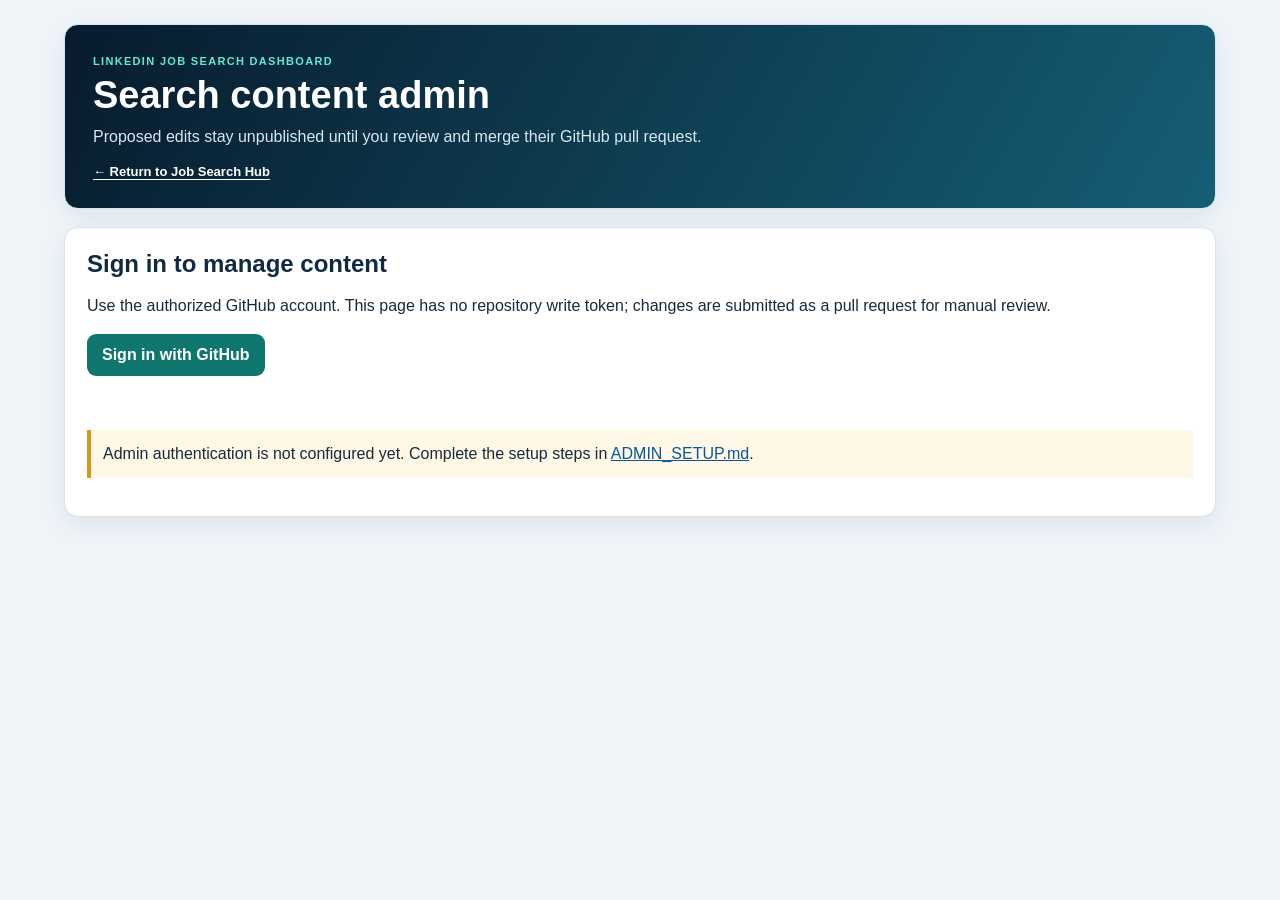
<file: admin/index.html>
<!doctype html>
<html lang="en">
<head>
  <meta charset="utf-8">
  <meta name="viewport" content="width=device-width,initial-scale=1">
  <meta name="robots" content="noindex,nofollow">
  <meta name="theme-color" content="#102a43">
  <title>Content Admin | LinkedIn Job Search Dashboard</title>
  <link rel="stylesheet" href="./admin.css">
  <script src="./config.js"></script>
  <script defer src="./admin.js"></script>
</head>
<body>
  <main class="admin-shell">
    <header class="admin-header">
      <div>
        <p class="eyebrow">LINKEDIN JOB SEARCH DASHBOARD</p>
        <h1>Search content admin</h1>
        <p>Proposed edits stay unpublished until you review and merge their GitHub pull request.</p>
        <a class="site-return" href="../">← Return to Job Search Hub</a>
      </div>
      <button id="signOutButton" class="button secondary" type="button" hidden>Sign out</button>
    </header>

    <section id="loginPanel" class="panel">
      <h2>Sign in to manage content</h2>
      <p>Use the authorized GitHub account. This page has no repository write token; changes are submitted as a pull request for manual review.</p>
      <button id="signInButton" class="button primary" type="button">Sign in with GitHub</button>
      <p id="loginStatus" class="status-message" role="status" aria-live="polite"></p>
      <p id="setupNote" class="notice" hidden>Admin authentication is not configured yet. Complete the setup steps in <a href="../ADMIN_SETUP.md">ADMIN_SETUP.md</a>.</p>
    </section>

    <section id="editorPanel" class="panel" hidden>
      <div class="toolbar">
        <div>
          <h2>Job-search sections</h2>
          <p id="contentSummary" class="muted"></p>
        </div>
        <button id="addSectionButton" class="button secondary" type="button">Add section</button>
      </div>
      <div id="sectionsEditor" class="sections-editor"></div>
      <div class="approval-actions">
        <button id="previewButton" class="button secondary" type="button">Preview changes</button>
        <button id="submitButton" class="button primary" type="button" disabled>Submit for GitHub Approval</button>
      </div>
      <p id="statusMessage" class="status-message" role="status" aria-live="polite"></p>
      <section id="previewPanel" class="preview-panel" aria-labelledby="previewTitle" hidden>
        <h2 id="previewTitle">Public-site preview</h2>
        <p class="muted">Only published sections and shortcuts appear on the public site after this pull request is merged.</p>
        <div id="previewContent"></div>
      </section>
    </section>
  </main>
</body>
</html>
</file>
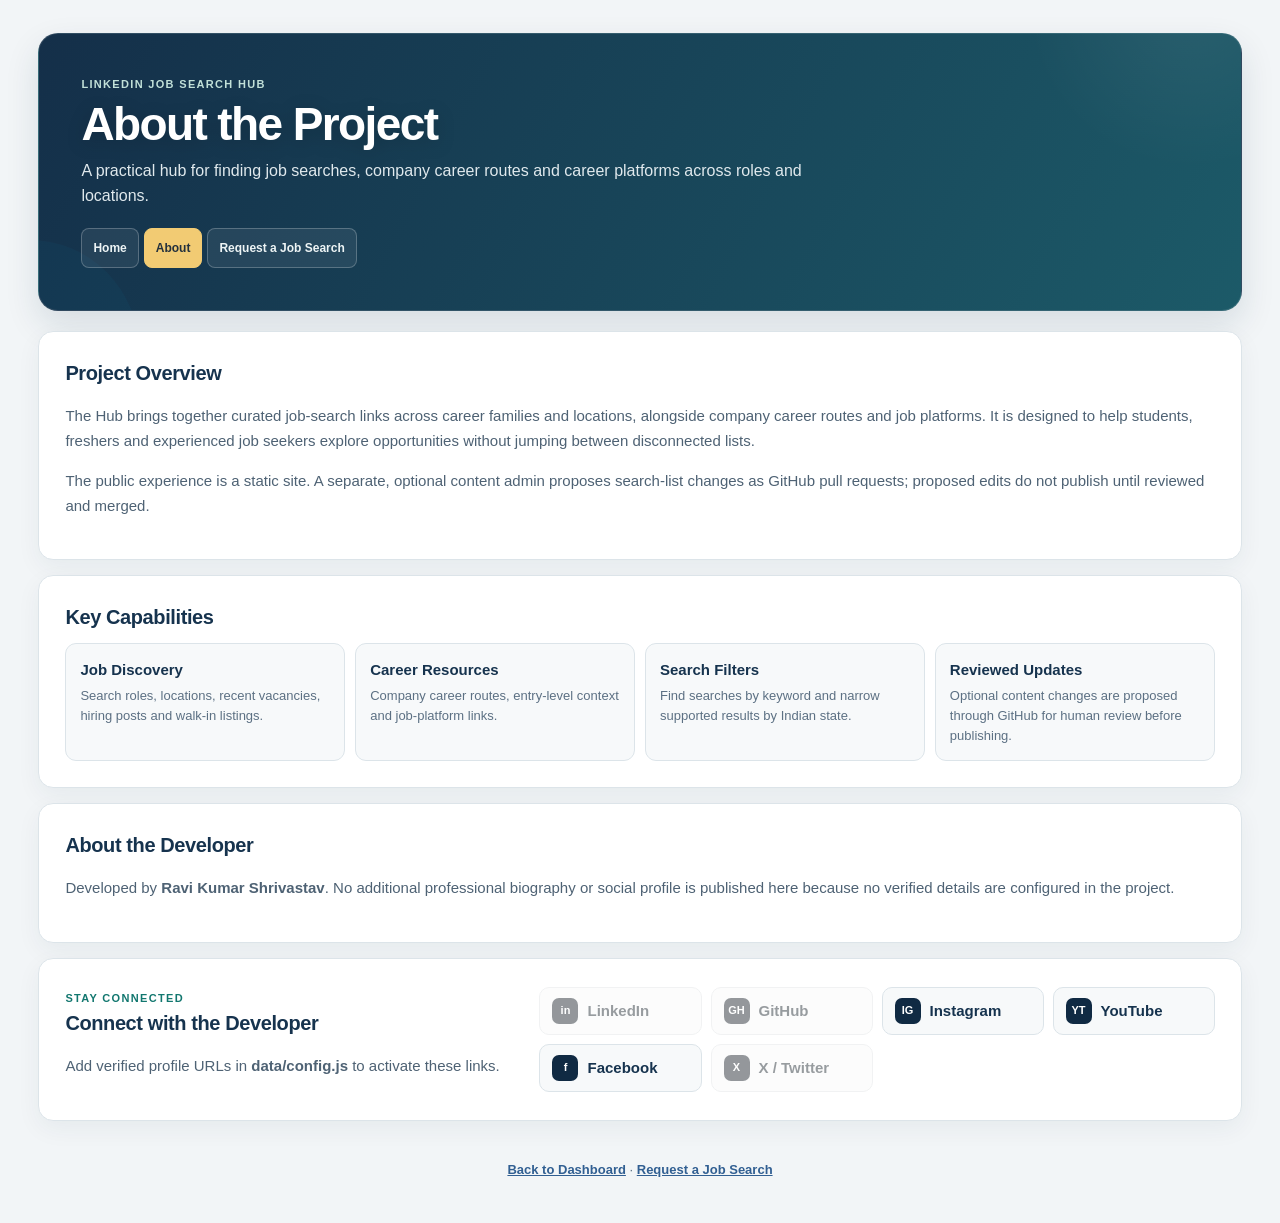
<file: about.html>
<!doctype html>
<html lang="en-IN">
<head>
  <meta charset="utf-8">
  <meta name="viewport" content="width=device-width,initial-scale=1">
  <meta name="description" content="Learn about the LinkedIn Job Search Hub and its curated job, company and career resources.">
  <link rel="icon" href="data:,">
  <title>About the Project | LinkedIn Job Search Hub</title>
  <link rel="stylesheet" href="./css/main.css">
  <link rel="stylesheet" href="./css/components.css">
  <link rel="stylesheet" href="./css/responsive.css">
  <link rel="stylesheet" href="./css/public-redesign.css?v=2">
  <link rel="manifest" href="./manifest.json">
  <meta name="theme-color" content="#16334e">
</head>
<body class="public-site public-info-page">
  <div class="wrap simple-page">
    <header class="simple-header">
      <p class="eyebrow">LINKEDIN JOB SEARCH HUB</p>
      <h1>About the Project</h1>
      <p class="sub">A practical hub for finding job searches, company career routes and career platforms across roles and locations.</p>
      <details class="page-menu" open>
        <summary>Explore links</summary>
        <nav class="page-nav" aria-label="Main navigation"><a href="./index.html">Home</a><a href="./about.html" aria-current="page">About</a><a href="./request-job.html" data-request-link>Request a Job Search</a></nav>
      </details>
    </header>
    <main>
      <section class="content-panel"><h2>Project Overview</h2><p>The Hub brings together curated job-search links across career families and locations, alongside company career routes and job platforms. It is designed to help students, freshers and experienced job seekers explore opportunities without jumping between disconnected lists.</p><p>The public experience is a static site. A separate, optional content admin proposes search-list changes as GitHub pull requests; proposed edits do not publish until reviewed and merged.</p></section>
      <section class="content-panel"><h2>Key Capabilities</h2><div class="feature-list"><div><strong>Job Discovery</strong><span>Search roles, locations, recent vacancies, hiring posts and walk-in listings.</span></div><div><strong>Career Resources</strong><span>Company career routes, entry-level context and job-platform links.</span></div><div><strong>Search Filters</strong><span>Find searches by keyword and narrow supported results by Indian state.</span></div><div><strong>Reviewed Updates</strong><span>Optional content changes are proposed through GitHub for human review before publishing.</span></div></div></section>
      <section class="content-panel"><h2>About the Developer</h2><p>Developed by <strong>Ravi Kumar Shrivastav</strong>. No additional professional biography or social profile is published here because no verified details are configured in the project.</p></section>
      <section class="content-panel social-panel"><div><span class="eyebrow">STAY CONNECTED</span><h2>Connect with the Developer</h2><p>Add verified profile URLs in <strong>data/config.js</strong> to activate these links.</p></div><div class="social-grid"><a data-social="linkedin"><strong>in</strong><span>LinkedIn</span></a><a data-social="github"><strong>GH</strong><span>GitHub</span></a><a data-social="instagram"><strong>IG</strong><span>Instagram</span></a><a data-social="youtube"><strong>YT</strong><span>YouTube</span></a><a data-social="facebook"><strong>f</strong><span>Facebook</span></a><a data-social="x"><strong>X</strong><span>X / Twitter</span></a></div></section>
    </main>
    <footer><a href="./index.html">Back to Dashboard</a> · <a href="./request-job.html" data-request-link>Request a Job Search</a></footer>
  </div><script defer src="./data/config.js"></script><script defer src="./js/site-config.js?v=2"></script>
</body>
</html>
</file>
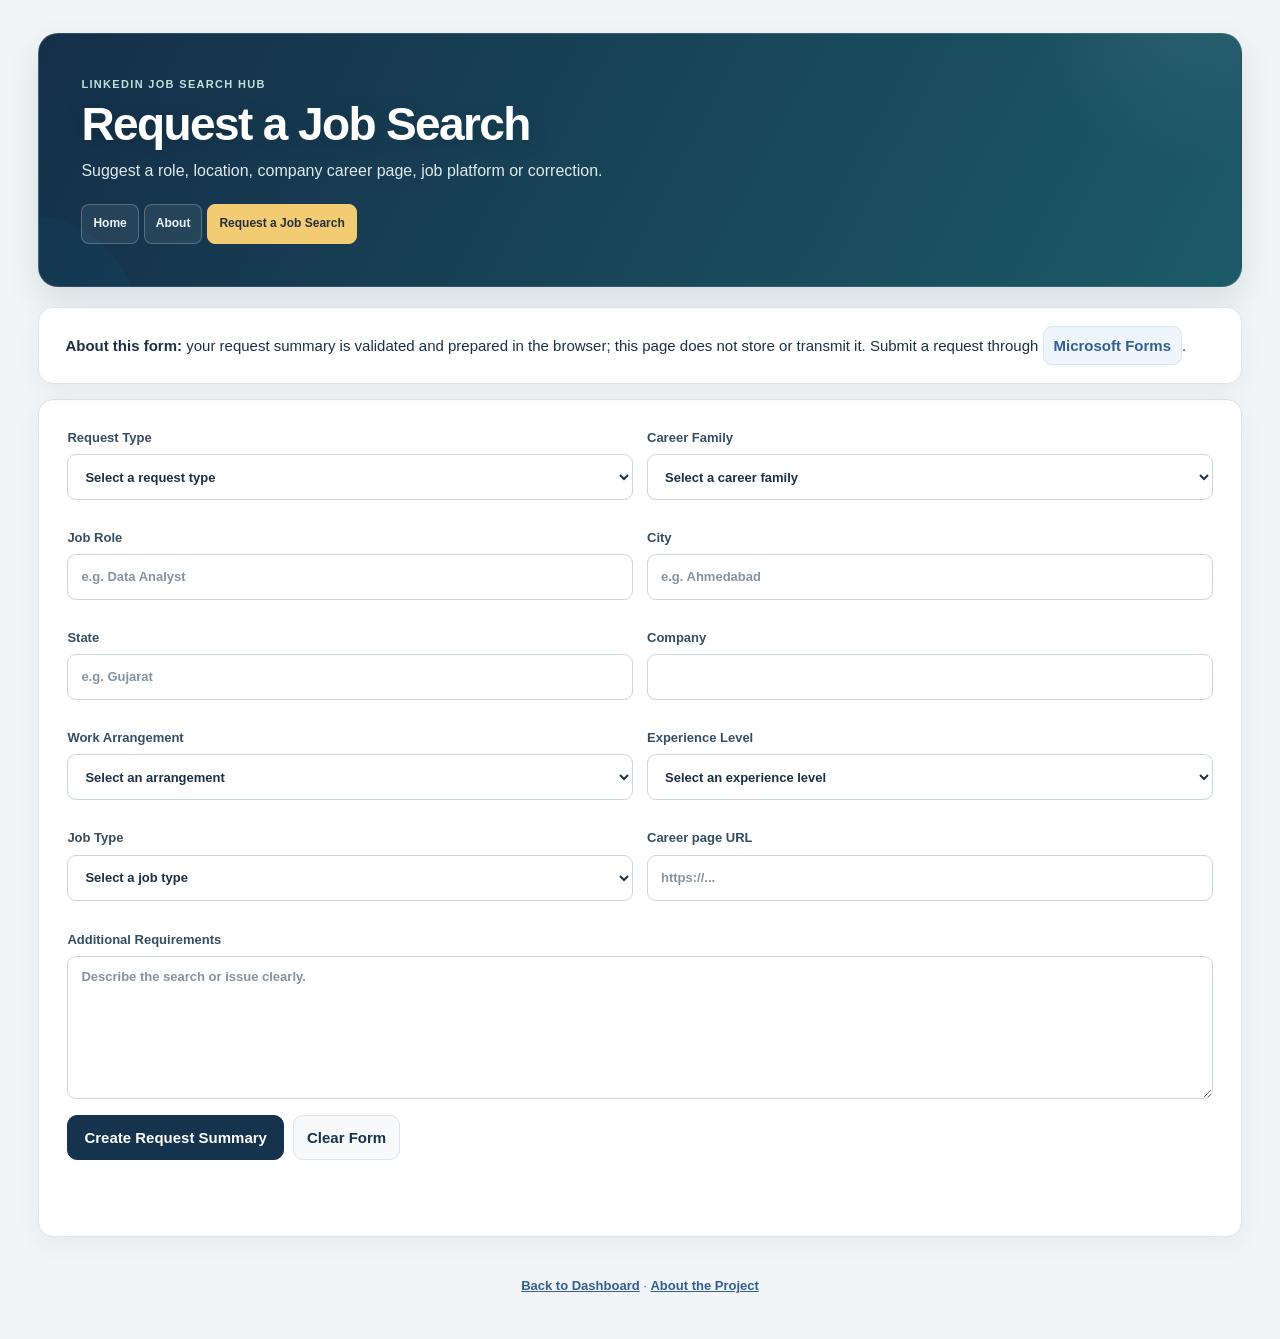
<file: request-job.html>
<!doctype html>
<html lang="en-IN">
<head>
  <meta charset="utf-8">
  <meta name="viewport" content="width=device-width,initial-scale=1">
  <meta name="description" content="Request a job-search resource, company page, location or correction for the LinkedIn Job Search Hub.">
  <link rel="icon" href="data:,">
  <title>Request a Job Search | LinkedIn Job Search Hub</title>
  <link rel="stylesheet" href="./css/main.css">
  <link rel="stylesheet" href="./css/components.css">
  <link rel="stylesheet" href="./css/responsive.css">
  <link rel="stylesheet" href="./css/public-redesign.css?v=2">
  <link rel="manifest" href="./manifest.json">
  <meta name="theme-color" content="#16334e">
</head>
<body class="public-site public-request-page">
  <div class="wrap simple-page">
    <header class="simple-header">
      <p class="eyebrow">LINKEDIN JOB SEARCH HUB</p>
      <h1>Request a Job Search</h1>
      <p class="sub">Suggest a role, location, company career page, job platform or correction.</p>
      <details class="page-menu" open>
        <summary>Explore links</summary>
        <nav class="page-nav" aria-label="Main navigation"><a href="./index.html">Home</a><a href="./about.html">About</a><a href="./request-job.html" aria-current="page">Request a Job Search</a></nav>
      </details>
    </header>
    <main>
      <section class="content-panel form-note"><strong>About this form:</strong> your request summary is validated and prepared in the browser; this page does not store or transmit it. Submit a request through <a href="#" data-request-link>Microsoft Forms</a>.</section>
      <form id="requestForm" class="request-form" novalidate>
        <div class="form-grid">
          <label>Request Type <select name="requestType" required><option value="">Select a request type</option><option>Request a New Job Search</option><option>Suggest a Missing Role or Location</option><option>Suggest a Company Career Page</option><option>Report a Broken Link</option><option>Suggest an Improvement</option><option>Other</option></select></label>
          <label>Career Family <select name="careerFamily"><option value="">Select a career family</option><option>Software Development</option><option>Full Stack Development</option><option>Data &amp; Analytics</option><option>AI &amp; Machine Learning</option><option>Cloud &amp; DevOps</option><option>Cybersecurity</option><option>QA &amp; Testing</option><option>Mobile Development</option><option>Business &amp; Product</option><option>UI/UX Design</option><option>IT Support &amp; Operations</option><option>Digital &amp; Marketing</option><option>Other</option></select></label>
          <label>Job Role <input name="role" type="text" maxlength="80" placeholder="e.g. Data Analyst"></label>
          <label>City <input name="city" type="text" maxlength="80" placeholder="e.g. Ahmedabad"></label>
          <label>State <input name="state" type="text" maxlength="80" placeholder="e.g. Gujarat"></label>
          <label>Company <input name="company" type="text" maxlength="100"></label>
          <label>Work Arrangement <select name="workMode"><option value="">Select an arrangement</option><option>Remote</option><option>Hybrid</option><option>On-site</option><option>Any</option></select></label>
          <label>Experience Level <select name="experience"><option value="">Select an experience level</option><option>Fresher</option><option>0–2 years</option><option>2–5 years</option><option>5+ years</option><option>Any</option></select></label>
          <label>Job Type <select name="jobType"><option value="">Select a job type</option><option>Regular Job</option><option>Internship</option><option>Hiring Post</option><option>Walk-in</option><option>Other</option></select></label>
          <label>Career page URL <input name="url" type="url" maxlength="300" placeholder="https://..."></label>
        </div>
        <label>Additional Requirements <textarea name="details" rows="6" maxlength="1200" placeholder="Describe the search or issue clearly."></textarea></label>
        <div class="form-actions"><button type="submit" class="main">Create Request Summary</button><button type="reset" class="secondary-action">Clear Form</button></div>
        <p id="requestStatus" class="form-status" role="status" aria-live="polite"></p>
        <textarea id="requestOutput" class="request-output" rows="8" readonly aria-label="Prepared request" hidden></textarea>
        <button type="button" id="copyRequest" class="secondary-action" hidden>Copy Request Summary</button>
      </form>
    </main>
    <footer><a href="./index.html">Back to Dashboard</a> · <a href="./about.html">About the Project</a></footer>
  </div>
  <script defer src="./data/config.js"></script><script defer src="./js/site-config.js?v=2"></script><script defer src="./js/request.js"></script>
</body>
</html>
</file>
<file: css/main.css>
/* ==========================================================================
   main.css — Base styles: reset, typography, and foundational layout,
   including the original "Mobile / Phone enhancements" media query (kept
   inline here, NOT in responsive.css) because several of its rules
   (header/.info/section/.category border-radius, footer padding) are
   later intentionally overridden by components.css's "premium" rules —
   moving it after components.css would flip that override direction and
   change the rendered mobile layout. See ARCHITECTURE.md for details.
   Loaded first; components.css and responsive.css build on top of this.
   ========================================================================== */

*{box-sizing:border-box}body{margin:0;font-family:Arial,sans-serif;background:#f3f6fa;color:#172033}.wrap{width:100%;max-width:none;margin:0 auto;padding:clamp(12px,2vw,32px)}header{background:linear-gradient(135deg,#0a66c2,#004182);color:white;padding:28px;border-radius:18px;margin-bottom:20px}h1{margin:0 0 8px}.sub{margin:0;opacity:.9}.actions{display:flex;gap:10px;flex-wrap:wrap;margin-top:20px}button{border:0;border-radius:10px;padding:12px 16px;font-weight:700;cursor:pointer}.main{background:#ffd54a;color:#172033}.close{background:#ffffff22;color:#fff;border:1px solid #ffffff55}.info,section{background:#fff;border-radius:16px;padding:20px;margin-bottom:20px;box-shadow:0 4px 16px #0000000d}.info{border-left:4px solid #0a66c2}.head{display:flex;justify-content:space-between;align-items:center;gap:10px;flex-wrap:wrap;margin-bottom:15px}h2{margin:0}small{color:#667085}.grid{display:grid;grid-template-columns:repeat(3,1fr);gap:9px}a{text-decoration:none;color:#07579f;background:#eef5fc;border:1px solid #d6e7f8;padding:10px;border-radius:9px;font-weight:600}a:hover{background:#e2f0ff}footer{text-align:center;color:#667085;font-size:13px}
.category{background:#fff;border-radius:16px;padding:20px;margin-bottom:20px;box-shadow:0 4px 16px #0000000d}
.category-head{display:flex;justify-content:space-between;align-items:center;gap:10px;flex-wrap:wrap;margin-bottom:15px}
.category-head h2{margin:0}
.category-head h2 span{color:#667085;font-size:14px;font-weight:500}
.links{display:grid;grid-template-columns:repeat(3,1fr);gap:9px}
.links a{text-decoration:none;color:#07579f;background:#eef5fc;border:1px solid #d6e7f8;padding:10px;border-radius:9px;font-weight:600}
.links a:hover{background:#e2f0ff}
.cat-btn{background:#ffd54a;color:#172033;border:0;border-radius:10px;padding:10px 14px;font-weight:700;cursor:pointer}



/* Mobile / Phone enhancements */
@media (max-width: 600px) {
  body { font-size: 14px; }
  .wrap { padding: 10px; width: 100%; }
  header { padding: 18px 14px; border-radius: 14px; }
  h1 { font-size: 22px; line-height: 1.25; }
  .sub { font-size: 13px; line-height: 1.45; }
  .actions { display: grid; grid-template-columns: 1fr; gap: 8px; }
  .actions button { width: 100%; min-height: 46px; font-size: 14px; }
  .info, section, .category { padding: 14px; border-radius: 13px; }
  .head, .category-head { align-items: stretch; }
  .head h2, .category-head h2 { font-size: 18px; }
  .head button, .category-head button, .cat-btn { width: 100%; min-height: 44px; }
  .grid, .links { grid-template-columns: 1fr !important; gap: 8px; }
  .grid a, .links a {
    display: block;
    width: 100%;
    min-height: 46px;
    padding: 12px;
    font-size: 14px;
  }
  footer { padding: 10px 4px 20px; line-height: 1.5; }
}

/* Touch-friendly controls */
button, a { -webkit-tap-highlight-color: transparent; touch-action: manipulation; }
a { cursor: pointer; }

.mobile-toolbar {
  display:flex; justify-content:space-between; align-items:center; gap:10px;
  background:#eaf4ff; border:1px solid #cfe5fa; border-radius:13px;
  padding:10px 12px; margin:0 0 12px;
}
.mobile-toolbar div { display:flex; flex-direction:column; gap:2px; }
.mobile-toolbar small { color:#667085; }
.mobile-toolbar button { background:#fff; color:#07579f; padding:9px 12px; }
</file>
<file: css/components.css>
/* ==========================================================================
   components.css — Specific UI components: header, buttons, search cards,
  sections, footer, view tabs, career page, state filter,
   developer footer/social links, and the mobile Back-to-Top button.
   Loaded after main.css (order matters — several rules here intentionally
   override/extend main.css rules for the same selectors, e.g. header,
   .wrap, body, footer, .category/.info/section).
   ========================================================================== */

/* ===== PREMIUM INTERACTIVE UI ===== */
:root{--accent:#0a66c2;--accent2:#00a6ff;--gold:#ffd54a;--ink:#172033;--glass:rgba(255,255,255,.78)}
body{background:radial-gradient(circle at 15% 10%,rgba(0,166,255,.10),transparent 25%),radial-gradient(circle at 90% 20%,rgba(10,102,194,.12),transparent 28%),#f4f7fb;background-attachment:fixed}
.wrap{animation:pageIn .65s ease both}
header{position:relative;overflow:hidden;background:linear-gradient(135deg,#0a66c2,#004182 58%,#001d3a);box-shadow:0 20px 55px rgba(0,65,130,.25);border:1px solid rgba(255,255,255,.12);isolation:isolate}
header:before,header:after{content:"";position:absolute;border-radius:50%;pointer-events:none;z-index:-1}
header:before{width:360px;height:360px;right:-130px;top:-210px;background:radial-gradient(circle,rgba(255,255,255,.18),transparent 65%);animation:float 7s ease-in-out infinite}
header:after{width:220px;height:220px;left:-120px;bottom:-150px;background:rgba(0,198,255,.13);animation:float 9s ease-in-out infinite reverse}
header h1{animation:slideUp .65s ease both;text-shadow:0 4px 20px rgba(0,0,0,.18)}
.sub{animation:slideUp .8s ease both}
.actions button{position:relative;overflow:hidden;box-shadow:0 8px 20px rgba(0,0,0,.12)}
.actions button:after,.cat-btn:after{content:"";position:absolute;top:0;left:-110%;width:70%;height:100%;background:linear-gradient(100deg,transparent,rgba(255,255,255,.55),transparent);transform:skewX(-20deg);animation:shine 4s infinite}
.main{background:linear-gradient(135deg,#ffe477,#ffd54a);}
.info,section,.category,.mobile-toolbar{backdrop-filter:blur(12px);-webkit-backdrop-filter:blur(12px);background:var(--glass);box-shadow:0 10px 32px rgba(16,24,40,.08);border-color:rgba(210,225,240,.9)}
section,.category{position:relative;overflow:hidden}
section:before,.category:before{content:"";position:absolute;left:0;top:0;width:100%;height:3px;background:linear-gradient(90deg,#0a66c2,#00a6ff,#7c5cff);transform:scaleX(0);transform-origin:left;transition:transform .35s ease}
section:hover:before,.category:hover:before{transform:scaleX(1)}
section,.category{transition:transform .3s ease,box-shadow .3s ease,border-color .3s ease}
section:hover,.category:hover{transform:translateY(-3px);box-shadow:0 18px 42px rgba(16,24,40,.13)}
.grid a,.links a{position:relative;overflow:hidden;transition:transform .22s ease,box-shadow .22s ease,background .22s ease;border-radius:12px}
.grid a:hover,.links a:hover{transform:translateY(-4px) scale(1.01);box-shadow:0 10px 24px rgba(10,102,194,.14)}
.grid a:active,.links a:active{transform:scale(.98)}
.grid a .link-arrow,.links a .link-arrow{transition:transform .2s ease}
.grid a:hover .link-arrow,.links a:hover .link-arrow{transform:translate(3px,-2px)}
.category-head h2 span,.head h2 small{background:#eef6ff;border-radius:999px;padding:3px 8px}
.cat-btn{position:relative;overflow:hidden;background:linear-gradient(135deg,#0a66c2,#0874dc);color:#fff;box-shadow:0 8px 18px rgba(10,102,194,.22)}
.cat-btn:hover{filter:brightness(1.06);transform:translateY(-2px)}
footer{padding-top:24px}
.dev-credit{font-weight:800;color:#07579f;letter-spacing:.2px}.dev-credit span{display:inline-block;animation:pulse 2s ease-in-out infinite}
@keyframes pageIn{from{opacity:0;transform:translateY(10px)}to{opacity:1;transform:none}}
@keyframes slideUp{from{opacity:0;transform:translateY(12px)}to{opacity:1;transform:none}}
@keyframes float{50%{transform:translate3d(-18px,20px,0) scale(1.05)}}
@keyframes shine{0%,65%{left:-110%}80%,100%{left:140%}}
@keyframes pulse{50%{transform:scale(1.05)}}



/* MOBILE FLOATING BACK-TO-TOP */
#mobileBackToTop{
  position:fixed;
  right:16px;
  bottom:calc(18px + env(safe-area-inset-bottom));
  z-index:9999;
  width:52px;
  height:52px;
  border:1px solid rgba(255,255,255,.65);
  border-radius:50%;
  background:linear-gradient(135deg,#0a66c2,#004182);
  color:#fff;
  font-size:22px;
  font-weight:900;
  box-shadow:0 10px 28px rgba(0,65,130,.30);
  cursor:pointer;
  display:flex;
  align-items:center;
  justify-content:center;
  opacity:0;
  visibility:hidden;
  transform:translateY(18px) scale(.85);
  transition:opacity .25s ease,visibility .25s ease,transform .25s ease,box-shadow .2s ease;
  -webkit-tap-highlight-color:transparent;
  touch-action:none;
  user-select:none;
  -webkit-user-select:none;
  transition:opacity .25s ease,visibility .25s ease,transform .25s ease,box-shadow .2s ease,left .05s linear,top .05s linear;
}
#mobileBackToTop.show{
  opacity:1;
  visibility:visible;
  transform:translateY(0) scale(1);
}
#mobileBackToTop:active{
  transform:scale(.92);
}
#mobileBackToTop:hover{
  box-shadow:0 14px 32px rgba(0,65,130,.38);
}
#mobileBackToTop.is-positioned{right:auto;bottom:auto}
#mobileBackToTop[aria-hidden="true"]{pointer-events:none}
#mobileBackToTop .top-arrow{
  line-height:1;
  display:block;
  animation:topArrowFloat 1.7s ease-in-out infinite;
}
@keyframes topArrowFloat{
  0%,100%{transform:translateY(1px)}
  50%{transform:translateY(-3px)}
}



/* ===== CAREER PAGE ADDITIONS (reuses existing design system) ===== */
.view-tabs{display:flex;align-items:center;gap:10px;flex-wrap:wrap;margin:0 0 18px}
.view-tab{background:#fff;color:#07579f;border:1px solid #d6e7f8;border-radius:12px;padding:11px 18px;font-weight:800;font-size:15px;cursor:pointer;box-shadow:0 4px 14px #0000000d;transition:transform .2s ease,box-shadow .2s ease,background .2s ease}
.view-tab:hover{transform:translateY(-2px);box-shadow:0 10px 22px rgba(10,102,194,.14)}
.view-tab.active{background:linear-gradient(135deg,#0a66c2,#0874dc);color:#fff;border-color:transparent}
.view-tabs-hint{color:#667085;font-size:12.5px}
.view-tabs-links{display:flex;gap:8px;margin-left:auto;font-size:12px}.view-tabs-links a{background:transparent;border:0;padding:6px;color:#07579f;text-decoration:underline}.view-tabs-links a:hover{background:#eef5fc}


.career-hero{display:flex;align-items:center;justify-content:space-between;gap:28px;margin-bottom:14px;padding:26px 28px;border:1px solid rgba(210,225,240,.9);border-radius:18px;background:linear-gradient(120deg,#073b69 0%,#0a66c2 58%,#0874dc 100%);color:#fff;box-shadow:0 18px 42px rgba(0,65,130,.22);position:relative;overflow:hidden}
.career-hero:after{content:"";position:absolute;width:280px;height:280px;right:-100px;top:-145px;border-radius:50%;background:rgba(255,255,255,.12);pointer-events:none}
.career-hero-copy{max-width:760px;position:relative;z-index:1}
.career-eyebrow{font-size:11px;letter-spacing:.12em;font-weight:900;color:#ffe477}
.career-hero h2{margin:7px 0 8px;font-size:30px;line-height:1.15;color:#fff}
.career-hero p{margin:0;max-width:700px;color:rgba(255,255,255,.88);font-size:14px;line-height:1.55}
.career-hero-meta{display:flex;flex-wrap:wrap;gap:8px;margin-top:16px;font-size:11.5px;color:rgba(255,255,255,.9)}
.career-hero-meta span{padding:6px 9px;border:1px solid rgba(255,255,255,.24);border-radius:999px;background:rgba(0,29,58,.2)}
.career-hero-actions{display:flex;flex-direction:column;gap:8px;min-width:180px;position:relative;z-index:1}
.hero-action{min-height:44px;padding:10px 13px;border-radius:10px;font-weight:800;white-space:nowrap;transition:transform .2s ease,box-shadow .2s ease,background .2s ease}
.hero-action:hover{transform:translateY(-2px);box-shadow:0 8px 18px rgba(0,0,0,.18)}
.hero-action.primary{background:#ffd54a;color:#172033}
.hero-action.secondary{background:rgba(255,255,255,.12);border:1px solid rgba(255,255,255,.45);color:#fff}

.career-info{border-left-color:#7c5cff}
.career-priority{background:#fff;border-radius:16px;padding:20px;margin-bottom:20px;box-shadow:0 4px 16px #0000000d}
.priority-grid{display:grid;grid-template-columns:repeat(3,1fr);gap:12px;margin-top:6px}
.priority-card{background:linear-gradient(135deg,#fff,#f4f9ff);border:1px solid #d7e7f5;border-radius:14px;padding:14px}
.priority-card h3{margin:0 0 6px;font-size:15px;color:#07579f}
.priority-card p{margin:0;font-size:13px;color:#445}


.career-controls{background:#fff;border-radius:16px;padding:20px;margin-bottom:20px;box-shadow:0 4px 16px #0000000d}
.career-controls .head{margin-bottom:4px}
.career-clear{padding:8px 11px;background:#eef5fc;color:#07579f;border:1px solid #d6e7f8;font-size:12px}
.career-search{width:100%;padding:12px 14px;border-radius:10px;border:1px solid #d6e7f8;font-size:14px;margin:10px 0 14px;font-family:inherit}
.career-search:focus{outline:none;border-color:#0a66c2;box-shadow:0 0 0 3px rgba(10,102,194,.16)}
.filter-row{display:flex;flex-wrap:wrap;gap:8px;margin-bottom:8px}
.filter-chip{background:#eef5fc;color:#07579f;border:1px solid #d6e7f8;border-radius:999px;padding:7px 14px;font-size:13px;font-weight:700;cursor:pointer;transition:all .2s ease;min-height:36px}
.filter-chip:hover{background:#e2f0ff}
.filter-chip.active{background:linear-gradient(135deg,#0a66c2,#0874dc);color:#fff;border-color:transparent}

/* Quick nav pills */
.quick-nav-row{display:flex;gap:8px;overflow-x:auto;padding:2px 2px 12px;margin-bottom:6px;-webkit-overflow-scrolling:touch;scrollbar-width:thin}
.quick-nav-pill{flex:0 0 auto;background:#fff;color:#07579f;border:1px solid #d6e7f8;border-radius:999px;padding:9px 15px;font-size:12.5px;font-weight:800;cursor:pointer;white-space:nowrap;box-shadow:0 4px 12px rgba(16,24,40,.06);min-height:38px}
.quick-nav-pill:hover{background:#eef5fc}
.quick-nav-pill:active{transform:scale(.96)}

#careerCards, .top10-grid{display:grid;grid-template-columns:repeat(auto-fill,minmax(min(100%,300px),1fr));gap:14px;margin-bottom:20px}
.top10-grid{margin-top:10px}
.top10-intro{font-size:12.5px;color:#667085;margin:4px 0 2px;line-height:1.5}
.company-card{background:var(--glass,#fff);backdrop-filter:blur(12px);border:1px solid rgba(210,225,240,.9);border-radius:16px;padding:16px;box-shadow:0 8px 22px rgba(16,24,40,.07);display:flex;flex-direction:column;gap:8px;position:relative;overflow:hidden;transition:transform .25s ease,box-shadow .25s ease}
.company-card:hover{transform:translateY(-3px);box-shadow:0 16px 32px rgba(16,24,40,.12)}
.company-card:before{content:"";position:absolute;left:0;top:0;width:100%;height:3px;background:linear-gradient(90deg,#0a66c2,#00a6ff,#7c5cff);transform:scaleX(0);transform-origin:left;transition:transform .35s ease}
.company-card:hover:before{transform:scaleX(1)}
.company-card.top10-card{border:1.5px solid #ffd54a;box-shadow:0 8px 26px rgba(255,213,74,.25)}
.company-card.top10-card:before{transform:scaleX(1);background:linear-gradient(90deg,#ffb300,#ffd54a,#ffb300)}
.top10-ribbon{position:absolute;top:12px;right:-30px;background:linear-gradient(135deg,#ffb300,#ffd54a);color:#5a3d00;font-weight:900;font-size:11px;padding:4px 34px;transform:rotate(35deg);box-shadow:0 4px 10px rgba(0,0,0,.15)}
.company-card h3{margin:0;font-size:16px;display:flex;align-items:center;gap:6px;padding-right:10px}
.company-tags{font-size:12px;color:#07579f;font-weight:700}
.company-badges{display:flex;flex-wrap:wrap;gap:6px;font-size:12px}
.badge{border-radius:999px;padding:4px 10px;font-weight:700}
.badge-fresher{background:#e8f8ee;color:#0a7a3d}
.badge-fresher-low{background:#fdeeea;color:#a13d1f}
.badge-loc{background:#eef5fc;color:#07579f}
.badge-priority-high{background:#fff3d6;color:#8a6100}
.badge-priority-medium{background:#e6f0ff;color:#1a4fa0}
.badge-priority-normal{background:#f1f1f4;color:#555}
.badge-nocareer{background:#f3ecff;color:#5a2ea6}
.company-roles{font-size:12.5px;color:#445;line-height:1.5}
.nocareer-note{font-size:12px;color:#5a2ea6;background:#f8f4ff;border:1px solid #e6d9ff;border-radius:9px;padding:8px 10px}
.company-links{display:flex;flex-direction:column;gap:7px;margin-top:6px}
.company-links-secondary{display:grid;grid-template-columns:repeat(4,1fr);gap:6px;margin-top:0}
.company-links a{font-size:12.5px;text-align:center;padding:8px 6px;white-space:nowrap;overflow:hidden;text-overflow:ellipsis;min-height:40px;display:flex;align-items:center;justify-content:center}
.route-primary{background:linear-gradient(135deg,#0a66c2,#0874dc)!important;color:#fff!important;font-weight:800;font-size:13.5px!important;min-height:46px!important;border:none!important}
.route-secondary{background:#fff3d6!important;color:#8a6100!important;border-color:#ffe3a3!important;font-weight:700}
.company-links-secondary a{font-size:11.5px!important;padding:7px 4px!important;min-height:36px!important}
.company-verified{font-size:11px;color:#8a93a6;margin-top:2px}
.no-results{grid-column:1/-1;text-align:center;color:#667085;padding:30px;background:#fff;border-radius:16px}
.safety-note{border-left-color:#c0392b}
.platform-note{font-size:12.5px;color:#667085;margin:2px 0 4px}

.platform-grid{display:grid;grid-template-columns:repeat(auto-fill,minmax(min(100%,260px),1fr));gap:12px;margin-top:6px}
.platform-card{background:linear-gradient(135deg,#fff,#f4f9ff);border:1px solid #d7e7f5;border-radius:14px;padding:14px;display:flex;flex-direction:column;gap:6px}
.platform-card h3{margin:0;font-size:14.5px;display:flex;justify-content:space-between;gap:8px}
.platform-rank{color:#fff;background:#0a66c2;border-radius:999px;width:22px;height:22px;display:inline-flex;align-items:center;justify-content:center;font-size:12px;flex-shrink:0}
.platform-card p{margin:0;font-size:12.5px;color:#445}
.platform-card a{align-self:flex-start;font-size:12.5px;margin-top:4px}

/* ===== SIMPLE PUBLIC PAGES ===== */
.simple-header{padding:28px;margin-bottom:20px}.simple-header h1{margin:5px 0 8px}.eyebrow,.career-eyebrow{font-size:11px;letter-spacing:.12em;font-weight:900;color:#ffd54a}.page-nav{display:flex;flex-wrap:wrap;gap:8px;margin-top:22px}.page-nav a{background:rgba(255,255,255,.14);border:1px solid rgba(255,255,255,.35);color:#fff;padding:9px 13px}.page-nav a:hover,.page-nav a[aria-current="page"]{background:#ffd54a;color:#172033}.content-panel{background:var(--glass);border:1px solid rgba(210,225,240,.9);border-radius:16px;padding:22px;margin-bottom:16px;box-shadow:0 10px 32px rgba(16,24,40,.08)}.content-panel h2{margin:0 0 10px}.content-panel p{line-height:1.65;color:#445}.feature-list{display:grid;grid-template-columns:repeat(2,1fr);gap:10px}.feature-list div{display:flex;flex-direction:column;gap:4px;padding:13px;background:#eef5fc;border:1px solid #d6e7f8;border-radius:10px}.feature-list span{font-size:13px;color:#445}.simple-page footer{padding:18px}.simple-page footer a{background:transparent;border:0;padding:0;color:#07579f;text-decoration:underline}.request-form{background:var(--glass);border:1px solid rgba(210,225,240,.9);border-radius:16px;padding:22px;box-shadow:0 10px 32px rgba(16,24,40,.08)}.form-note{border-left:4px solid #ffd54a}.form-grid{display:grid;grid-template-columns:repeat(2,1fr);gap:14px}.request-form label{display:flex;flex-direction:column;gap:6px;font-weight:700;font-size:13px;color:#172033;margin-bottom:14px}.request-form input,.request-form select,.request-form textarea{width:100%;font:inherit;font-weight:400;padding:11px 12px;border:1px solid #c8dced;border-radius:9px;background:#fff;color:#172033}.request-form input:focus,.request-form select:focus,.request-form textarea:focus{outline:none;border-color:#0a66c2;box-shadow:0 0 0 3px rgba(10,102,194,.16)}.form-actions{display:flex;gap:8px;flex-wrap:wrap}.secondary-action{background:#eef5fc;color:#07579f;border:1px solid #d6e7f8;border-radius:10px;padding:11px 14px;font-weight:800}.form-status{min-height:22px;color:#07579f;font-weight:700;font-size:13px}.request-output{width:100%;margin:4px 0 10px;padding:12px;border:1px solid #c8dced;border-radius:9px;background:#f8fbff;font:13px/1.5 Consolas,monospace;color:#172033}



/* ===== JOB SEARCH TOOL ===== */
.job-tools{padding:16px 18px;margin-bottom:14px;border:1px solid rgba(210,225,240,.9);border-radius:16px;background:rgba(255,255,255,.82);box-shadow:0 8px 24px rgba(16,24,40,.07)}
.job-tools-heading{display:flex;align-items:center;justify-content:space-between;gap:12px;margin-bottom:10px}
.job-tools-heading h2{font-size:17px;color:var(--ink)}
.job-tools-heading small{display:block;margin-top:3px;font-size:12px}
.job-search-count{color:#07579f;font-size:12px;font-weight:800;white-space:nowrap}
.job-search-row{display:flex;gap:8px}
#jobSearch{width:100%;min-height:44px;padding:10px 13px;border:1px solid #c8dced;border-radius:10px;background:#fff;color:var(--ink);font:inherit;box-shadow:inset 0 1px 2px rgba(16,24,40,.04);transition:border-color .2s ease,box-shadow .2s ease}
#jobSearch::placeholder{color:#8a93a6}
#jobSearch:focus{outline:none;border-color:#0a66c2;box-shadow:0 0 0 3px rgba(10,102,194,.16)}
.clear-search{min-height:44px;padding:10px 13px;background:#eef5fc;color:#07579f;border:1px solid #d6e7f8;border-radius:10px;font-weight:800;white-space:nowrap;transition:background .2s ease,transform .2s ease}
.clear-search:hover{background:#e2f0ff;transform:translateY(-1px)}
.sr-only{position:absolute;width:1px;height:1px;padding:0;margin:-1px;overflow:hidden;clip:rect(0,0,0,0);white-space:nowrap;border:0}
.request-callout{display:flex;align-items:center;justify-content:space-between;gap:18px;padding:15px 18px;margin:0 0 18px;border:1px solid #bfe5df;border-radius:13px;background:#e7f6f3;color:#155e75}.request-callout div{display:flex;flex-direction:column;gap:3px}.request-callout strong{color:var(--navy);font-size:14px}.request-callout span{font-size:12px;color:#527184}.request-callout a{background:var(--teal);color:#fff;border:0;border-radius:8px;padding:10px 13px;white-space:nowrap;font-size:12px}.request-callout a:hover{background:#0b625c}.request-callout a.is-disabled{background:#b8c9ce;color:#49636c}
.role-toggle{display:none}
.section-actions{display:flex;flex-wrap:wrap;align-items:center;justify-content:flex-end;gap:8px}.section-actions>button{margin:0;min-height:40px}.section-close-tabs{background:#edf4f7!important;color:#34566b!important;border:1px solid #d1e0e7!important;box-shadow:none!important;font-size:12px}.section-close-tabs:hover{background:#e1edf1!important;color:#173f57!important}
.brand-line{display:flex;align-items:center;gap:8px;color:#bfe2e5;font-size:11px;font-weight:900;letter-spacing:.14em;margin-bottom:15px}.brand-mark{display:grid;place-items:center;width:28px;height:28px;border-radius:8px;background:var(--teal-bright);color:#062b2a;font-size:11px;letter-spacing:0}.dashboard-intro{display:flex;align-items:center;justify-content:space-between;gap:28px;padding:26px 28px;margin-bottom:14px;background:#fff;border:1px solid var(--line);border-radius:16px;box-shadow:var(--shadow-sm)}.section-kicker{font-size:11px;letter-spacing:.12em;font-weight:900;color:var(--teal)}.dashboard-intro h2{margin:5px 0 6px;color:var(--navy);font-size:25px}.dashboard-intro p{margin:0;color:var(--muted);font-size:13px}.dashboard-intro-copy{min-width:0}.dashboard-stats{display:flex;flex-wrap:wrap;gap:20px;margin-top:18px}.dashboard-stats span{display:flex;flex-direction:column;gap:2px}.dashboard-stats strong{color:var(--navy);font-size:20px}.dashboard-stats small{font-size:11px;color:var(--muted)}.dashboard-intro-actions{display:flex;flex-direction:column;gap:8px;min-width:180px}.dashboard-intro-actions a{min-height:42px;display:grid;place-items:center;border-radius:9px;padding:10px 13px;font-size:12px;text-align:center}.intro-primary{background:var(--teal)!important;color:#fff!important}.intro-secondary{background:#edf7f6!important;color:var(--teal)!important;border-color:#c7e8e3!important}.role-quick-nav{display:flex;align-items:center;gap:8px;flex-wrap:wrap;padding:12px 14px;margin-bottom:16px;border:1px solid var(--line);border-radius:12px;background:#f8fbfc;color:var(--muted);font-size:12px}.role-quick-nav strong{color:var(--navy);margin-right:5px}.role-quick-nav a{padding:7px 10px;border-radius:8px;background:#fff;color:var(--navy);border:1px solid var(--line);font-size:12px}.role-quick-nav a:hover{background:#dff5f2;color:var(--teal)}


/* ===== STATE FILTER (header) ===== */
.state-filter-row{display:flex;align-items:center;gap:10px;flex-wrap:wrap;margin-top:16px}
.state-filter-row label{color:#fff;font-weight:700;font-size:13.5px;opacity:.95}
#stateFilter{background:#fff;color:#172033;border:0;border-radius:10px;padding:10px 14px;font-weight:700;font-size:14px;cursor:pointer;min-height:44px;box-shadow:0 4px 14px rgba(0,0,0,.12)}
#stateFilter:focus-visible{outline:3px solid #ffd54a;outline-offset:2px}
.visible-count{background:#ffffff22;color:#fff;border:1px solid #ffffff55;border-radius:999px;padding:7px 13px;font-size:12.5px;font-weight:700;white-space:nowrap}


/* ===== FOOTER — DEVELOPER SOCIAL LINKS ===== */
.footer-social{display:flex;justify-content:center;align-items:center;gap:10px;flex-wrap:wrap;margin-top:14px}
.footer-social a{display:inline-flex;align-items:center;gap:6px;background:#eef5fc;color:#07579f;border:1px solid #d6e7f8;border-radius:999px;padding:9px 14px;font-weight:700;font-size:13px;min-height:40px;text-decoration:none;transition:transform .2s ease,box-shadow .2s ease,background .2s ease}
.footer-social a:hover{background:#e2f0ff;transform:translateY(-2px);box-shadow:0 8px 18px rgba(10,102,194,.16)}
.footer-social-note{color:#98a2b3;font-size:11.5px;margin-top:8px}

/* ===== PRODUCT UI REFRESH ===== */
:root{--navy:#102a43;--navy-deep:#071b2d;--teal:#0f766e;--teal-bright:#14b8a6;--surface:#ffffff;--surface-soft:#f5f8fb;--line:#d9e3ec;--text:#172b3a;--muted:#617386;--shadow-sm:0 4px 14px rgba(16,42,67,.07);--shadow-md:0 16px 34px rgba(16,42,67,.11);--radius-sm:10px;--radius-md:16px}
body{font-family:"Segoe UI",Inter,system-ui,sans-serif;color:var(--text);background:linear-gradient(180deg,#eef4f8 0,#f7fafc 42%,#eef4f8 100%);background-attachment:fixed}
header{background:linear-gradient(120deg,var(--navy-deep),var(--navy) 58%,#155e75);border-radius:22px;padding:34px 36px;box-shadow:0 22px 48px rgba(7,27,45,.2);margin-bottom:16px}
header h1{font-size:clamp(28px,3vw,44px);letter-spacing:-.02em;line-height:1.08;max-width:760px}
header .sub{font-size:15px;max-width:680px;color:#d7e9ef;line-height:1.55}
header:before{opacity:.35}header:after{opacity:.28}
.actions{gap:10px;margin-top:24px}.actions button{min-height:46px;border-radius:12px;padding:12px 17px;font-size:13px;letter-spacing:.01em}.actions button:after,.cat-btn:after{display:none}
.main{background:var(--teal-bright);color:#062b2a}.close{background:transparent;border-color:#86b6bd;color:#effbfc}
.state-filter-row{margin-top:22px}.state-filter-row label{font-size:12px;text-transform:uppercase;letter-spacing:.08em;color:#bfe2e5}.state-filter-row select{border-radius:10px;box-shadow:none}
.visible-count{background:rgba(255,255,255,.1);border-color:rgba(201,238,240,.35);color:#e5f8f8}
.view-tabs{position:sticky;top:10px;z-index:20;padding:7px;background:rgba(247,250,252,.88);backdrop-filter:blur(14px);border:1px solid rgba(217,227,236,.9);border-radius:14px;box-shadow:var(--shadow-sm);margin-bottom:16px}
.view-tab{border-radius:9px;box-shadow:none;color:var(--navy);padding:10px 16px}.view-tab.active{background:var(--navy);box-shadow:0 5px 12px rgba(16,42,67,.18)}
.view-tabs-hint{font-size:12px}.view-tabs-links a{border-radius:8px;color:var(--teal);font-weight:700}.view-tabs-links a[aria-current="page"]{background:#dff5f2}
.job-tools{border-radius:14px;box-shadow:var(--shadow-sm);background:var(--surface);border-color:var(--line)}.job-tools-heading h2{font-size:20px;color:var(--navy)}
#jobSearch{border-color:var(--line);border-radius:11px;min-height:48px}.clear-search{border-radius:11px;min-height:48px;background:#edf7f6;color:var(--teal);border-color:#c7e8e3}
.info,section,.category,.career-controls,.career-priority,.content-panel,.request-form{background:rgba(255,255,255,.9);border:1px solid var(--line);box-shadow:var(--shadow-sm);border-radius:var(--radius-md)}
.info{border-left:4px solid var(--teal);color:#3e5668;line-height:1.55}
section:before,.category:before{background:var(--teal-bright);height:2px}section:hover,.category:hover{transform:translateY(-2px);box-shadow:var(--shadow-md)}
.head h2,.category-head h2{color:var(--navy);font-size:20px}.category-head h2 span,.head h2 small{background:#edf4f7;color:var(--muted);border-radius:7px;font-size:12px}
.head button,.cat-btn{border-radius:9px;min-height:42px}.cat-btn{background:var(--navy);box-shadow:none;color:#fff}.cat-btn:hover{background:#1b4965;filter:none}
.grid,.links{gap:10px}.grid a,.links a{display:flex;align-items:center;min-height:48px;background:#f4f8fb;border-color:#dce7ef;color:#24536c;border-radius:10px;font-size:13px;line-height:1.35}.grid a:hover,.links a:hover{background:#e7f6f3;border-color:#a8ddd5;color:#075e59;transform:translateY(-2px);box-shadow:0 8px 18px rgba(15,118,110,.1)}
.category:nth-of-type(odd){border-left:4px solid #4f86a0}.category:nth-of-type(even){border-left:4px solid var(--teal)}
.mobile-toolbar{border-radius:12px;background:#e7f6f3;border-color:#bfe5df;color:#155e75}.mobile-toolbar button{color:var(--teal);border-radius:8px}
.career-hero{background:linear-gradient(120deg,var(--navy-deep),#155e75 65%,var(--teal));border-radius:18px;box-shadow:var(--shadow-md)}.hero-action.primary{background:var(--teal-bright);color:#062b2a}.hero-action.secondary{background:rgba(255,255,255,.1)}
.quick-nav-pill{border-radius:9px;color:var(--navy);box-shadow:none}.quick-nav-pill:hover{background:#dff5f2;color:var(--teal)}
.filter-chip{border-radius:9px;color:var(--navy);background:#f1f6f8;border-color:var(--line)}.filter-chip.active{background:var(--teal);box-shadow:0 5px 12px rgba(15,118,110,.16)}
.company-card,.platform-card,.priority-card{border-radius:13px;border-color:var(--line);box-shadow:var(--shadow-sm);background:#fff}.company-card:hover{box-shadow:var(--shadow-md)}.route-primary{background:var(--teal)!important}.route-primary:hover{background:#0b625c!important}.route-secondary{background:#fff8e7!important}
.simple-header{background:linear-gradient(120deg,var(--navy-deep),var(--navy) 65%,#155e75)}.page-nav a{border-radius:9px}.page-nav a:hover,.page-nav a[aria-current="page"]{background:var(--teal-bright);color:#062b2a}
.social-panel{display:grid;grid-template-columns:minmax(220px,.8fr) 1.2fr;gap:24px;align-items:center}.social-panel .eyebrow{color:var(--teal)}.social-grid{display:grid;grid-template-columns:repeat(3,1fr);gap:10px}.social-grid a{display:flex;align-items:center;gap:9px;min-height:48px;border:1px solid var(--line);border-radius:10px;padding:10px 12px;background:#f7fafc;color:var(--navy);cursor:pointer}.social-grid a strong{display:grid;place-items:center;width:26px;height:26px;border-radius:7px;background:var(--navy);color:#fff;font-size:11px}.social-grid a:hover{border-color:#9bd7d0;background:#e7f6f3}.is-disabled{opacity:.48!important;cursor:not-allowed!important;filter:grayscale(.7)}
.footer-grid{display:grid;grid-template-columns:1.5fr .8fr .8fr;gap:34px;text-align:left;border-top:1px solid var(--line);padding:28px 0 22px}.footer-brand{font-size:17px;color:var(--navy)}.footer-grid p{max-width:340px;line-height:1.5;margin:8px 0;color:var(--muted)}.footer-nav,.footer-connect{display:flex;flex-direction:column;gap:8px}.footer-nav strong,.footer-connect strong{color:var(--navy);font-size:12px;text-transform:uppercase;letter-spacing:.08em}.footer-nav a{background:none;border:0;padding:0;color:var(--muted);font-weight:600}.footer-nav a:hover{color:var(--teal);background:none}.footer-social{justify-content:flex-start;margin-top:2px}.footer-social a{display:grid;place-items:center;width:36px;height:36px;min-height:36px;padding:0;border-radius:9px;background:#edf4f7;color:var(--navy);font-size:11px;border-color:var(--line)}.footer-social a:hover{background:#dff5f2;color:var(--teal);transform:translateY(-2px)}.footer-bottom{display:flex;justify-content:space-between;gap:18px;border-top:1px solid var(--line);padding-top:15px;color:var(--muted);font-size:11px}
#mobileBackToTop{background:var(--navy);box-shadow:0 10px 24px rgba(16,42,67,.25);border:0}
button:focus-visible,a:focus-visible,input:focus-visible,select:focus-visible,textarea:focus-visible{outline:3px solid rgba(20,184,166,.45);outline-offset:2px}

/* =========================================================
   HEADER QR CODE
   ========================================================= */

.header-qr{
  position:absolute;
  top:50%;
  right:28px;
  transform:translateY(-50%);
  display:flex;
  align-items:center;
  gap:14px;
  z-index:5;
  cursor:pointer;
  user-select:none;
}

.header-qr-copy{
  display:flex;
  flex-direction:column;
  align-items:flex-end;
  text-align:right;
  line-height:1.1;
  min-width:125px;
}

.header-qr-title{
  color:#fff;
  font-size:13px;
  font-weight:800;
  letter-spacing:.03em;
}

.header-qr-copy strong{
  margin-top:4px;
  color:var(--teal-bright);
  font-size:15px;
  font-weight:900;
}

.header-qr-hint{
  margin-top:10px;
  padding:7px 12px;
  border:1px solid rgba(0,229,218,.65);
  border-radius:999px;
  background:rgba(0,0,0,.12);
  color:#fff;
  font-size:11px;
  font-weight:800;
  white-space:nowrap;
  transition:background .2s ease,transform .2s ease;
}

.header-qr-image-wrap{
  width:96px;
  height:96px;
  padding:7px;
  display:grid;
  place-items:center;
  background:#fff;
  border-radius:14px;
  box-shadow:0 10px 28px rgba(0,0,0,.25);
  overflow:hidden;
}

.header-qr-image{
  width:100%;
  height:100%;
  display:block;
  object-fit:contain;
  border-radius:8px;
  filter:blur(5px);
  transform:scale(1.04);
  transition:filter .3s ease,transform .3s ease;
}

/* Clear QR after tap/click */
.header-qr.is-revealed .header-qr-image{
  filter:blur(0);
  transform:scale(1);
}

.header-qr.is-revealed .header-qr-hint{
  background:rgba(0,229,218,.16);
}

.header-qr:hover .header-qr-hint{
  transform:translateY(-2px);
}

.header-qr:focus-visible{
  outline:2px solid var(--teal-bright);
  outline-offset:5px;
  border-radius:12px;
}

/* Decorative scan glow */
.header-qr-image-wrap::after{
  content:"";
  position:absolute;
  width:10px;
  height:10px;
  border-radius:50%;
  background:var(--teal-bright);
  box-shadow:
    0 0 0 6px rgba(0,229,218,.10),
    0 0 20px rgba(0,229,218,.55);
  opacity:.9;
}

/* =========================================================
   QR SCAN POPUP
   ========================================================= */

.qr-modal{
  position:fixed;
  inset:0;
  z-index:9999;
  display:none;
  align-items:center;
  justify-content:center;
  padding:20px;
}

.qr-modal.is-open{
  display:flex;
}

.qr-modal-overlay{
  position:absolute;
  inset:0;
  background:rgba(3,15,27,.82);
  cursor:pointer;
}

.qr-modal-content{
  position:relative;
  z-index:1;
  width:min(430px, 92vw);
  max-height:calc(100vh - 40px);
  max-height:calc(100dvh - 40px);
  overflow-y:auto;
  overscroll-behavior:contain;
  padding:30px 26px 24px;
  background:#fff;
  border-radius:24px;
  text-align:center;
  box-shadow:0 25px 80px rgba(0,0,0,.4);
  animation:qrModalIn .22s ease-out;
}

@keyframes qrModalIn{
  from{
    opacity:0;
    transform:scale(.88);
  }
  to{
    opacity:1;
    transform:scale(1);
  }
}

.qr-modal-close{
  position:absolute;
  top:10px;
  right:12px;
  width:38px;
  height:38px;
  border:0;
  border-radius:50%;
  background:#eef3f6;
  color:#10283a;
  font-size:27px;
  line-height:1;
  cursor:pointer;
  transition:transform .2s ease, background .2s ease;
}

.qr-modal-close:hover{
  transform:rotate(90deg);
  background:#dce8ed;
}

.qr-modal-title{
  margin-top:4px;
  color:#10283a;
  font-size:21px;
  font-weight:900;
}

.qr-modal-subtitle{
  margin:7px auto 20px;
  max-width:320px;
  color:#61717c;
  font-size:13px;
  line-height:1.5;
}

.qr-modal-image-wrap{
  width:min(310px, 70vw);
  height:min(310px, 70vw);
  margin:0 auto;
  padding:12px;
  display:grid;
  place-items:center;
  background:#fff;
  border:1px solid #e2e8ec;
  border-radius:18px;
  box-shadow:0 12px 35px rgba(10,35,50,.12);
}

.qr-modal-image{
  width:100%;
  height:100%;
  display:block;
  object-fit:contain;
  image-rendering:auto;
}

.qr-modal-hint{
  margin-top:16px;
  color:#526672;
  font-size:12px;
  font-weight:700;
}
</file>
<file: css/responsive.css>
/* ==========================================================================
   responsive.css — @media breakpoint rules that are safe to load last (no
   property-level conflicts with later non-media rules — verified
   programmatically against the original single-file cascade order).
  Covers grid column counts, career page grids, footer
   social buttons and the mobile toolbar visibility at various breakpoints.
   NOTE: one media query ("Mobile / Phone enhancements") is intentionally
   NOT here — see the comment at the top of main.css for why.
   ========================================================================== */

@media(max-width:900px){.grid{grid-template-columns:repeat(2,1fr)}}

@media(max-width:600px){.grid{grid-template-columns:1fr}.wrap{padding:14px}}

@media(max-width:900px){.links{grid-template-columns:repeat(2,1fr)}}

@media(max-width:600px){.links{grid-template-columns:1fr}}

@media (min-width:601px) { .mobile-toolbar { display:none; } }

@media(prefers-reduced-motion:reduce){*,*:before,*:after{animation-duration:.01ms!important;animation-iteration-count:1!important;transition-duration:.01ms!important;scroll-behavior:auto!important}}

@media(min-width:651px){
  #mobileBackToTop{display:none!important}
  }

@media(max-width:650px){
  #mobileBackToTop{
    bottom:calc(16px + env(safe-area-inset-bottom));
  }
}

@media(max-width:700px){.view-tabs{flex-direction:column;align-items:stretch}.view-tab{width:100%;text-align:center}.view-tabs-hint{text-align:center}}

@media(max-width:700px){
  .career-hero{align-items:stretch;flex-direction:column;gap:18px;padding:21px 17px}
  .career-hero h2{font-size:24px}
  .career-hero-actions{min-width:0}
  .hero-action{width:100%}
  .career-hero-meta{gap:6px}
}

@media(max-width:700px){.priority-grid{grid-template-columns:1fr}}

@media(max-width:900px){.company-links-secondary{grid-template-columns:repeat(2,1fr)}}

@media(max-width:600px){#careerCards,.top10-grid{grid-template-columns:1fr}.platform-grid{grid-template-columns:1fr}.company-links-secondary{grid-template-columns:repeat(2,1fr)}.quick-nav-row{padding-bottom:10px}.top10-ribbon{right:-34px;top:10px}}

@media(max-width:600px){
  .state-filter-row{flex-direction:column;align-items:stretch;gap:8px}
  #stateFilter{width:100%}
  .visible-count{text-align:center}
}

@media(max-width:600px){
  .job-tools{padding:14px}
  .job-tools-heading{align-items:flex-start;flex-direction:column;gap:4px}
  .job-search-row{flex-direction:column}
  .clear-search{width:100%}
}

@media(max-width:600px){
  .footer-social{gap:8px}
  .footer-social a{flex:1 1 calc(50% - 8px);justify-content:center;padding:11px 10px}
}

@media(max-width:600px){
  .view-tabs-links{width:100%;margin-left:0;justify-content:center}
  .simple-header{padding:20px 16px}
  .feature-list,.form-grid{grid-template-columns:1fr}
  .request-form,.content-panel{padding:16px}
}

@media(max-width:700px){
  .wrap{padding:12px}
  header{padding:25px 18px;border-radius:17px}
  header h1{font-size:29px}
  .view-tabs{position:relative;top:0;gap:5px;padding:6px}
  .view-tabs-hint{order:3;width:100%;padding:5px 3px;text-align:left}
  .view-tabs-links{justify-content:flex-start;overflow:visible;flex-wrap:wrap;white-space:normal}
  .view-tabs-links a{flex:0 1 auto}
  .social-panel{display:block}.social-panel>div:first-child{margin-bottom:16px}.social-grid{grid-template-columns:repeat(2,1fr)}
  .footer-grid{grid-template-columns:1fr;gap:22px;padding:22px 0;text-align:left}.footer-social{justify-content:flex-start}.footer-bottom{display:block;line-height:1.7}.footer-bottom span{display:block}
  .category-head h2,.head h2{font-size:18px;line-height:1.3}.category-head h2 span{white-space:nowrap}
  .request-callout{align-items:stretch;flex-direction:column;gap:10px}.request-callout a{text-align:center}
  .search-section .head,.search-section .category-head{display:grid;grid-template-columns:minmax(0,1fr);align-items:start;gap:9px}
  .search-section .head h2,.search-section .category-head h2{grid-column:1;grid-row:1;min-width:0;max-width:100%;overflow-wrap:anywhere;word-break:normal;line-height:1.35}
  .search-section .head>button:not(.role-toggle),.search-section .category-head>button:not(.role-toggle),.search-section .section-actions{grid-column:1;grid-row:3;width:100%;max-width:100%;margin:0}
  .role-toggle{display:flex;grid-column:1;grid-row:2;align-items:center;justify-content:space-between;gap:10px;width:max-content;max-width:100%;min-height:40px;padding:8px 11px;background:#eef7f7;border:1px solid #c8e5e1;border-radius:9px;color:#0f766e;font-size:12px;font-weight:800;white-space:nowrap}
  .role-toggle-icon{display:grid;place-items:center;width:22px;height:22px;border-radius:6px;background:#0f766e;color:#fff;font-size:17px;line-height:1}
  .section-actions{display:flex;flex-wrap:wrap;gap:8px}
  .section-actions>button{flex:1 1 180px;min-width:0;white-space:normal}
  .search-section-content{display:grid;grid-template-rows:0fr;opacity:0;overflow:hidden;transition:grid-template-rows .25s ease,opacity .2s ease}
  .search-section-content>*{min-height:0;overflow:hidden}
  .search-section.is-expanded .search-section-content{grid-template-rows:1fr;opacity:1;margin-top:12px}
  .dashboard-intro{align-items:stretch;flex-direction:column;gap:18px;padding:20px 17px}.dashboard-intro h2{font-size:22px;line-height:1.25}.dashboard-intro-actions{min-width:0}.dashboard-intro-actions a{width:100%}.dashboard-stats{gap:15px;justify-content:space-between}.dashboard-stats strong{font-size:18px}.role-quick-nav{align-items:flex-start;flex-direction:column}.role-quick-nav strong{margin:0}.role-quick-nav a{width:100%;text-align:left}
  @media(prefers-reduced-motion:reduce){.search-section-content{transition:none}}
}

@media(min-width:701px) and (max-width:1100px){
  .wrap{padding:20px}.footer-grid{gap:20px}.grid,.links{grid-template-columns:repeat(2,1fr)}
}
/* =========================================================
   HEADER QR — MOBILE
   ========================================================= */

@media(max-width:1200px){
  .header-qr{
    position:relative;
    top:auto;
    right:auto;
    transform:none;
    justify-content:flex-end;
    width:max-content;
    max-width:100%;
    margin:18px 0 0 auto;
  }
}

@media(max-width:900px){
  .header-qr-copy{
    min-width:105px;
  }

  .header-qr-image-wrap{
    width:82px;
    height:82px;
  }

  .header-qr-title{
    font-size:11px;
  }

  .header-qr-copy strong{
    font-size:13px;
  }

  .header-qr-hint{
    font-size:10px;
    padding:6px 9px;
    margin-top:7px;
  }
}

@media(max-width:700px){
  /*
     On smaller screens the QR becomes a compact
     floating element inside the header.
  */
  header{
    padding-right:18px;
  }

  .header-qr{
    position:relative;
    top:auto;
    right:auto;
    transform:none;
    justify-content:center;
    margin:18px 0 0;
    width:100%;
  }

  .header-qr-copy{
    align-items:flex-start;
    text-align:left;
  }

  .header-qr-image-wrap{
    width:76px;
    height:76px;
  }
}

@media(max-width:420px){
  .header-qr{
    gap:10px;
  }

  .header-qr-copy{
    min-width:0;
  }

  .header-qr-title{
    font-size:10px;
  }

  .header-qr-copy strong{
    font-size:12px;
  }

  .header-qr-hint{
    font-size:9px;
    padding:5px 8px;
  }

  .header-qr-image-wrap{
    width:70px;
    height:70px;
  }
}
</file>
<file: css/public-redesign.css>
body.public-site {
  --public-ink: #1c3044;
  --public-muted: #5c7083;
  --public-navy: #16334e;
  --public-blue: #315f92;
  --public-teal: #12776f;
  --public-gold: #f2cb73;
  --public-page: #f2f5f7;
  --public-surface: #fff;
  --public-soft: #f7f9fa;
  --public-line: #dce4e9;
  --public-shadow: 0 8px 24px rgba(23, 48, 69, .055);
  margin: 0;
  color: var(--public-ink);
  background: var(--public-page);
  font-family: Inter, "Segoe UI", Arial, sans-serif;
  font-size: 15px;
  line-height: 1.55;
  -webkit-font-smoothing: antialiased;
  text-rendering: optimizeLegibility;
}

body.public-site *,
body.public-site *::before,
body.public-site *::after {
  box-sizing: border-box;
}

body.public-site button,
body.public-site input,
body.public-site select,
body.public-site textarea {
  font: inherit;
}

body.public-site button,
body.public-site a {
  -webkit-tap-highlight-color: transparent;
  touch-action: manipulation;
}

body.public-site button {
  min-height: 44px;
  border-radius: 10px;
  font-weight: 700;
  transition: background-color .18s ease, border-color .18s ease, color .18s ease,
    box-shadow .18s ease, transform .18s ease;
}

body.public-site button:hover {
  transform: translateY(-1px);
}

body.public-site :is(a, button, input, select, textarea, [tabindex]):focus-visible {
  outline: 3px solid #d99728;
  outline-offset: 3px;
}

body.public-site a {
  color: var(--public-blue);
}

body.public-site a:hover {
  text-decoration-thickness: 2px;
  text-underline-offset: 3px;
}

body.public-site .wrap {
  width: 100%;
  max-width: 1720px;
  margin: 0 auto;
  padding: clamp(12px, 2.6vw, 38px) clamp(12px, 3vw, 48px);
  animation: none;
}

body.public-site header:not(.simple-header) {
  position: relative;
  display: grid;
  grid-template-columns: minmax(0, 1fr) 238px;
  grid-template-areas:
    "brand qr"
    "title qr"
    "subtitle qr"
    "filters qr";
  align-items: start;
  gap: 0 22px;
  min-height: 260px;
  margin: 0 0 20px;
  padding: clamp(24px, 4vw, 48px);
  overflow: hidden;
  isolation: isolate;
  border: 1px solid rgba(255, 255, 255, .12);
  border-radius: 22px;
  color: #fff;
  background: linear-gradient(118deg, #142f49 0%, #1d4664 62%, #1c5e67 100%);
  box-shadow: 0 16px 40px rgba(17, 47, 70, .15);
}

body.public-site header:not(.simple-header)::before {
  position: absolute;
  z-index: -1;
  right: -150px;
  bottom: -290px;
  width: 560px;
  height: 560px;
  border: 1px solid rgba(255, 255, 255, .12);
  border-radius: 50%;
  background: transparent;
  box-shadow: 0 0 0 55px rgba(255, 255, 255, .035), 0 0 0 110px rgba(255, 255, 255, .025);
  content: "";
  animation: none;
}

body.public-site header:not(.simple-header)::after {
  display: none;
}

body.public-site .brand-line {
  grid-area: brand;
  display: flex;
  align-items: center;
  gap: 10px;
  margin: 0 0 20px;
  color: #d4e5eb;
  font-size: 11px;
  font-weight: 850;
  letter-spacing: .14em;
}

body.public-site .brand-mark {
  display: inline-grid;
  width: 31px;
  height: 31px;
  place-items: center;
  border: 1px solid rgba(255, 255, 255, .32);
  border-radius: 9px;
  color: #142f49;
  background: #d9e8e3;
  font-size: 12px;
  letter-spacing: 0;
}

body.public-site header:not(.simple-header) h1 {
  grid-area: title;
  max-width: 820px;
  margin: 0;
  color: #fff;
  font-size: clamp(34px, 4.7vw, 60px);
  font-weight: 780;
  letter-spacing: -.045em;
  line-height: 1.08;
  text-shadow: none;
  text-wrap: balance;
  animation: none;
}

body.public-site header:not(.simple-header) .sub {
  grid-area: subtitle;
  max-width: 710px;
  margin: 13px 0 0;
  color: #dce8ee;
  font-size: clamp(15px, 1.4vw, 18px);
  line-height: 1.6;
  animation: none;
}

body.public-site .state-filter-row {
  grid-area: filters;
  display: flex;
  align-items: center;
  flex-wrap: wrap;
  gap: 9px 12px;
  margin-top: 22px;
}

body.public-site .state-filter-row label {
  color: #eff5f6;
  font-size: 13px;
  font-weight: 750;
}

body.public-site #stateFilter {
  min-width: 180px;
  min-height: 44px;
  padding: 8px 38px 8px 12px;
  border: 1px solid rgba(255, 255, 255, .38);
  border-radius: 9px;
  color: #fff;
  background-color: rgba(255, 255, 255, .12);
}

body.public-site #stateFilter option {
  color: var(--public-ink);
  background: #fff;
}

body.public-site .visible-count {
  max-width: 100%;
  white-space: normal;
  color: #d6e5eb;
  font-size: 12px;
}

body.public-site .header-qr {
  position: static;
  grid-area: qr;
  align-self: center;
  justify-self: end;
  display: flex;
  align-items: center;
  gap: 12px;
  max-width: 100%;
  transform: none;
  cursor: pointer;
}

body.public-site .header-qr-copy {
  min-width: 0;
}

body.public-site .header-qr-title {
  font-size: 12px;
}

body.public-site .header-qr-copy strong {
  color: #bde1d8;
  font-size: 14px;
}

body.public-site .header-qr-hint {
  margin-top: 8px;
  padding: 6px 10px;
  border-color: rgba(205, 232, 223, .55);
  background: rgba(255, 255, 255, .08);
}

body.public-site .header-qr-image-wrap {
  position: relative;
  width: clamp(72px, 7vw, 92px);
  height: clamp(72px, 7vw, 92px);
  flex: 0 0 auto;
  padding: 6px;
  border-radius: 12px;
  box-shadow: 0 8px 22px rgba(0, 0, 0, .2);
}

body.public-site .header-qr-image-wrap::after {
  pointer-events: none;
}

body.public-site .view-tabs {
  position: relative;
  top: auto;
  z-index: 2;
  display: flex;
  align-items: center;
  flex-wrap: wrap;
  gap: 7px;
  margin: 0 0 16px;
  padding: 7px;
  border: 1px solid var(--public-line);
  border-radius: 14px;
  background: var(--public-surface);
  box-shadow: 0 2px 8px rgba(23, 48, 69, .035);
}

body.public-site .view-tabs-menu,
body.public-site .page-menu {
  display: contents;
}

body.public-site .view-tabs-menu > summary,
body.public-site .page-menu > summary {
  display: none;
}

body.public-site .view-tab {
  min-width: 100px;
  min-height: 43px;
  padding: 9px 15px;
  border: 1px solid transparent;
  border-radius: 9px;
  color: var(--public-muted);
  background: transparent;
  box-shadow: none;
  font-size: 14px;
}

body.public-site .view-tab:hover {
  transform: none;
  color: var(--public-navy);
  background: #f2f6f7;
  box-shadow: none;
}

body.public-site .view-tab.active {
  color: #fff;
  background: var(--public-navy);
}

body.public-site .view-tabs-hint {
  padding: 0 8px;
  color: var(--public-muted);
  font-size: 12px;
}

body.public-site .view-tabs-links {
  display: flex;
  align-items: center;
  flex-wrap: wrap;
  gap: 4px;
  margin-left: auto;
}

body.public-site .view-tabs-links a,
body.public-site .page-nav a {
  display: inline-flex;
  min-height: 40px;
  align-items: center;
  padding: 8px 11px;
  border: 1px solid transparent;
  border-radius: 8px;
  color: var(--public-muted);
  background: transparent;
  font-size: 12px;
  font-weight: 700;
  text-decoration: none;
}

body.public-site .view-tabs-links a:hover,
body.public-site .view-tabs-links a[aria-current="page"] {
  border-color: var(--public-line);
  color: var(--public-navy);
  background: var(--public-soft);
}

body.public-site .dashboard-intro {
  display: flex;
  align-items: center;
  justify-content: space-between;
  gap: 28px;
  margin: 0 0 14px;
  padding: clamp(20px, 3vw, 32px);
  border: 1px solid var(--public-line);
  border-radius: 17px;
  background: var(--public-surface);
  box-shadow: var(--public-shadow);
}

body.public-site .dashboard-intro-copy {
  min-width: 0;
}

body.public-site .section-kicker,
body.public-site .eyebrow {
  color: var(--public-teal);
  font-size: 11px;
  font-weight: 850;
  letter-spacing: .12em;
}

body.public-site .dashboard-intro h2 {
  margin: 5px 0 7px;
  color: var(--public-navy);
  font-size: clamp(21px, 2.3vw, 29px);
  letter-spacing: -.035em;
  line-height: 1.2;
}

body.public-site .dashboard-intro p {
  max-width: 650px;
  margin: 0;
  color: var(--public-muted);
}

body.public-site .dashboard-stats {
  display: flex;
  flex-wrap: wrap;
  gap: 24px;
  margin-top: 18px;
}

body.public-site .dashboard-stats > span {
  display: flex;
  flex-direction: column;
  gap: 1px;
}

body.public-site .dashboard-stats strong {
  color: var(--public-teal);
  font-size: 21px;
  line-height: 1.2;
}

body.public-site .dashboard-stats small {
  color: var(--public-muted);
  font-size: 11px;
}

body.public-site .dashboard-intro-actions {
  display: flex;
  flex: 0 0 auto;
  flex-direction: column;
  gap: 8px;
  min-width: 175px;
}

body.public-site .dashboard-intro-actions a,
body.public-site .request-callout > a {
  display: inline-flex;
  min-height: 44px;
  align-items: center;
  justify-content: center;
  padding: 10px 14px;
  border: 1px solid var(--public-line);
  border-radius: 9px;
  font-size: 13px;
  font-weight: 750;
  text-align: center;
  text-decoration: none;
}

body.public-site .dashboard-intro-actions .intro-primary {
  border-color: var(--public-navy);
  color: #fff;
  background: var(--public-navy);
}

body.public-site .dashboard-intro-actions .intro-primary:hover {
  background: #204766;
}

body.public-site .dashboard-intro-actions .intro-secondary {
  color: var(--public-navy);
  background: #fff;
}

body.public-site .role-quick-nav {
  display: flex;
  align-items: center;
  flex-wrap: wrap;
  gap: 7px;
  margin: 0 0 15px;
  padding: 10px 12px;
  border: 1px solid var(--public-line);
  border-radius: 12px;
  background: #fafcfc;
}

body.public-site .role-quick-nav strong {
  margin-right: 3px;
  color: var(--public-muted);
  font-size: 11px;
}

body.public-site .role-quick-nav a {
  display: inline-flex;
  min-height: 34px;
  align-items: center;
  padding: 6px 10px;
  border: 1px solid #e0e8ec;
  border-radius: 999px;
  color: #3c5d78;
  background: #fff;
  font-size: 11px;
  font-weight: 700;
  text-decoration: none;
}

body.public-site .role-quick-nav a:hover {
  border-color: #c2d5d7;
  color: var(--public-teal);
  background: #f1f8f7;
}

body.public-site #jobsView .job-tools,
body.public-site #careerView .career-controls {
  margin: 0 0 14px;
  padding: clamp(16px, 2vw, 22px);
  border: 1px solid var(--public-line);
  border-radius: 15px;
  background: var(--public-surface);
  box-shadow: var(--public-shadow);
}

body.public-site .job-tools-heading {
  display: flex;
  align-items: center;
  justify-content: space-between;
  gap: 12px;
  margin-bottom: 12px;
}

body.public-site .job-tools-heading h2 {
  margin: 0;
  color: var(--public-navy);
  font-size: 18px;
}

body.public-site .job-tools-heading small,
body.public-site .job-search-count {
  color: var(--public-muted);
  font-size: 12px;
}

body.public-site .job-search-row {
  display: flex;
  gap: 8px;
}

body.public-site .job-search-row input,
body.public-site .career-search,
body.public-site .request-form input,
body.public-site .request-form select,
body.public-site .request-form textarea {
  width: 100%;
  min-width: 0;
  min-height: 46px;
  padding: 10px 13px;
  border: 1px solid #cbd7df;
  border-radius: 9px;
  color: var(--public-ink);
  background: #fff;
}

body.public-site .job-search-row input::placeholder,
body.public-site .career-search::placeholder,
body.public-site .request-form :is(input, textarea)::placeholder {
  color: #8593a0;
}

body.public-site .clear-search,
body.public-site .career-clear,
body.public-site .secondary-action {
  padding: 9px 13px;
  border: 1px solid var(--public-line);
  color: var(--public-navy);
  background: var(--public-soft);
}

body.public-site .request-callout {
  display: flex;
  align-items: center;
  justify-content: space-between;
  gap: 16px;
  margin: 0 0 14px;
  padding: 14px 18px;
  border: 1px solid #d8e8e4;
  border-radius: 13px;
  background: #f5faf8;
}

body.public-site .request-callout > div {
  display: flex;
  flex-direction: column;
  gap: 2px;
}

body.public-site .request-callout strong {
  color: var(--public-navy);
  font-size: 14px;
}

body.public-site .request-callout span {
  color: var(--public-muted);
  font-size: 12px;
}

body.public-site .request-callout > a {
  flex: 0 0 auto;
  border-color: #c4ddd7;
  color: #17655f;
  background: #fff;
}

body.public-site .mobile-toolbar {
  display: none;
}

body.public-site .info,
body.public-site #jobsView > section:not(.job-tools),
body.public-site #jobsView .search-section,
body.public-site #careerView > section,
body.public-site .category {
  position: relative;
  margin: 0 0 16px;
  padding: clamp(16px, 2vw, 23px);
  overflow: visible;
  border: 1px solid var(--public-line);
  border-radius: 15px;
  background: var(--public-surface);
  box-shadow: var(--public-shadow);
  backdrop-filter: none;
  -webkit-backdrop-filter: none;
  transition: border-color .18s ease, box-shadow .18s ease;
}

body.public-site #jobsView .search-section,
body.public-site #careerView > .career-priority,
body.public-site #careerView > .category {
  overflow: hidden;
}

body.public-site .info {
  border-left: 4px solid var(--public-teal);
  color: #40566a;
  font-size: 13px;
}

body.public-site .search-section:hover,
body.public-site #careerView > section:hover,
body.public-site .category:hover {
  transform: none;
  border-color: #cad8df;
  box-shadow: 0 10px 28px rgba(23, 48, 69, .075);
}

body.public-site .search-section::before,
body.public-site #careerView > section::before,
body.public-site .category::before {
  display: none;
}

body.public-site .head,
body.public-site .category-head {
  display: flex;
  align-items: center;
  justify-content: space-between;
  flex-wrap: wrap;
  gap: 10px;
  margin: 0 0 13px;
}

body.public-site .head h2,
body.public-site .category-head h2 {
  min-width: 0;
  color: var(--public-navy);
  font-size: clamp(17px, 1.7vw, 21px);
  line-height: 1.3;
  overflow-wrap: anywhere;
}

body.public-site .footer-nav .admin-entry {
  color: #536373;
  font-size: 0.78rem;
  margin-top: 0.3rem;
}

body.public-site .footer-nav .admin-entry:hover,
body.public-site .footer-nav .admin-entry:focus-visible {
  color: #244b68;
}

body.public-site .head h2 small,
body.public-site .category-head h2 span {
  display: inline-block;
  max-width: 100%;
  margin-left: 3px;
  padding: 3px 8px;
  border-radius: 999px;
  color: #536a7c;
  background: #edf3f5;
  font-size: 11px;
  font-weight: 650;
  white-space: normal;
  vertical-align: middle;
}

body.public-site .head button:not(.role-toggle),
body.public-site .cat-btn {
  min-height: 42px;
  padding: 9px 13px;
  border: 1px solid #c9ddd8;
  color: #17665f;
  background: #eef7f4;
  font-size: 12px;
}

body.public-site .section-actions {
  display: flex;
  flex-wrap: wrap;
  gap: 7px;
}

body.public-site .section-actions > button {
  flex: 1 1 170px;
}

body.public-site .role-toggle {
  display: inline-flex;
  min-height: 40px;
  align-items: center;
  justify-content: space-between;
  gap: 9px;
  padding: 7px 11px;
  border: 1px solid #c9ddd8;
  border-radius: 9px;
  color: #17665f;
  background: #f0f8f6;
  font-size: 12px;
  font-weight: 750;
}

body.public-site .role-toggle-icon {
  display: inline-grid;
  width: 22px;
  height: 22px;
  place-items: center;
  border-radius: 6px;
  color: #fff;
  background: var(--public-teal);
  font-size: 17px;
  line-height: 1;
}

body.public-site .search-section-content {
  min-width: 0;
}

body.public-site .grid,
body.public-site .links {
  display: grid;
  grid-template-columns: repeat(auto-fill, minmax(min(100%, 190px), 1fr));
  gap: 8px;
}

body.public-site .grid a,
body.public-site .links a {
  display: flex;
  min-width: 0;
  min-height: 44px;
  align-items: center;
  padding: 9px 11px;
  overflow-wrap: anywhere;
  border: 1px solid #e0e7eb;
  border-radius: 9px;
  color: #315675;
  background: #f8fafb;
  font-size: 12.5px;
  font-weight: 650;
  line-height: 1.4;
  text-decoration: none;
  transition: border-color .16s ease, background-color .16s ease, transform .16s ease;
}

body.public-site .grid a:hover,
body.public-site .links a:hover {
  transform: translateY(-1px);
  border-color: #b8ced3;
  color: #1d4f59;
  background: #eff7f6;
}

body.public-site .grid a[style*="display: none"],
body.public-site .links a[style*="display: none"] {
  display: none !important;
}

body.public-site .career-hero {
  position: relative;
  display: flex;
  align-items: center;
  justify-content: space-between;
  gap: 24px;
  margin: 0 0 15px;
  padding: clamp(22px, 3vw, 34px);
  overflow: hidden;
  border: 1px solid rgba(255, 255, 255, .14);
  border-radius: 18px;
  color: #fff;
  background: linear-gradient(115deg, #16334e, #245b70);
  box-shadow: 0 12px 30px rgba(17, 47, 70, .12);
}

body.public-site .career-hero::after {
  display: none;
}

body.public-site .career-hero-copy {
  position: relative;
  z-index: 1;
  max-width: 760px;
}

body.public-site .career-eyebrow {
  color: #d2e7df;
}

body.public-site .career-hero h2 {
  color: #fff;
  font-size: clamp(24px, 3vw, 34px);
  letter-spacing: -.03em;
}

body.public-site .career-hero p {
  color: #e1ebee;
}

body.public-site .career-hero-meta span {
  border-color: rgba(255, 255, 255, .25);
  background: rgba(255, 255, 255, .08);
}

body.public-site .career-hero-actions {
  min-width: 175px;
}

body.public-site .hero-action.primary {
  color: #293342;
  background: var(--public-gold);
}

body.public-site .hero-action.secondary {
  border-color: rgba(255, 255, 255, .4);
  color: #fff;
  background: rgba(255, 255, 255, .1);
}

body.public-site .career-priority,
body.public-site .career-controls {
  padding: clamp(16px, 2vw, 23px);
}

body.public-site .priority-grid {
  grid-template-columns: repeat(3, minmax(0, 1fr));
  gap: 11px;
  margin-top: 13px;
}

body.public-site .priority-card {
  min-width: 0;
  padding: 15px;
  border: 1px solid var(--public-line);
  border-radius: 12px;
  background: var(--public-soft);
}

body.public-site .priority-card h3 {
  color: var(--public-navy);
}

body.public-site .priority-card p,
body.public-site .platform-card p {
  color: var(--public-muted);
}

body.public-site .top10-intro,
body.public-site .platform-note {
  color: var(--public-muted);
  font-size: 12.5px;
  line-height: 1.6;
}

body.public-site .quick-nav-row {
  margin: 0 0 14px;
  padding: 2px 1px 8px;
  overscroll-behavior-x: contain;
}

body.public-site .quick-nav-pill,
body.public-site .filter-chip {
  min-height: 38px;
  padding: 8px 12px;
  border: 1px solid var(--public-line);
  color: #405a70;
  background: #fff;
  box-shadow: none;
  font-size: 12px;
}

body.public-site .quick-nav-pill:hover,
body.public-site .filter-chip:hover {
  background: #f0f7f6;
}

body.public-site .filter-chip.active {
  border-color: var(--public-navy);
  color: #fff;
  background: var(--public-navy);
}

body.public-site .career-search {
  margin: 9px 0 12px;
}

body.public-site .career-search:focus,
body.public-site .request-form :is(input, select, textarea):focus,
body.public-site .job-search-row input:focus {
  border-color: #79a9a6;
  box-shadow: 0 0 0 3px rgba(18, 119, 111, .12);
  outline: none;
}

body.public-site #careerCards,
body.public-site .top10-grid {
  grid-template-columns: repeat(auto-fit, minmax(min(100%, 285px), 1fr));
  gap: 13px;
  margin: 0 0 16px;
}

body.public-site .company-card {
  min-width: 0;
  padding: 16px;
  border: 1px solid var(--public-line);
  border-radius: 14px;
  background: var(--public-surface);
  box-shadow: 0 4px 15px rgba(23, 48, 69, .045);
}

body.public-site .company-card:hover {
  transform: translateY(-2px);
  box-shadow: 0 10px 24px rgba(23, 48, 69, .09);
}

body.public-site .company-card::before {
  display: none;
}

body.public-site .company-card.top10-card {
  border-color: #e9d59f;
  background: #fffdf7;
  box-shadow: 0 4px 15px rgba(80, 65, 23, .05);
}

body.public-site .top10-ribbon {
  color: #604a1d;
  background: #f2d98f;
  box-shadow: none;
}

body.public-site .company-card h3 {
  color: var(--public-navy);
  overflow-wrap: anywhere;
}

body.public-site .company-tags {
  color: #49657c;
}

body.public-site .badge-fresher {
  color: #176344;
  background: #e7f4eb;
}

body.public-site .badge-loc {
  color: #315875;
  background: #edf3f6;
}

body.public-site .badge-priority-high {
  color: #775612;
  background: #fff3d3;
}

body.public-site .badge-priority-medium {
  color: #365b84;
  background: #eaf1f8;
}

body.public-site .company-roles {
  color: #465c70;
}

body.public-site .company-links-secondary {
  grid-template-columns: repeat(2, minmax(0, 1fr));
}

body.public-site .company-links a,
body.public-site .platform-card a {
  min-width: 0;
  min-height: 40px;
  overflow-wrap: anywhere;
}

body.public-site .company-links .route-primary {
  border: 1px solid var(--public-navy) !important;
  border-radius: 9px;
  color: #fff !important;
  background: var(--public-navy) !important;
}

body.public-site .company-links .route-secondary {
  border: 1px solid #ebd9ac !important;
  color: #70541b !important;
  background: #fff8e6 !important;
}

body.public-site .company-verified {
  color: #748391;
}

body.public-site .no-results {
  padding: 25px;
  border: 1px dashed #cbd7de;
  border-radius: 13px;
  color: var(--public-muted);
  background: #fafcfd;
}

body.public-site #jobSearchEmpty {
  display: flex;
  align-items: center;
  justify-content: center;
  flex-wrap: wrap;
  gap: 8px;
  margin-top: 12px;
  padding: 12px;
  text-align: center;
}

body.public-site #jobSearchEmpty[hidden] {
  display: none;
}

body.public-site #jobSearchEmpty .secondary-action {
  min-height: 40px;
  padding: 8px 12px;
}

body.public-site .platform-grid {
  grid-template-columns: repeat(auto-fit, minmax(min(100%, 245px), 1fr));
  gap: 11px;
}

body.public-site .platform-card {
  min-width: 0;
  padding: 15px;
  border: 1px solid var(--public-line);
  border-radius: 12px;
  background: var(--public-soft);
}

body.public-site .platform-card h3 {
  align-items: center;
  color: var(--public-navy);
  overflow-wrap: anywhere;
}

body.public-site .platform-rank {
  flex: 0 0 23px;
  background: var(--public-teal);
}

body.public-site .platform-card a {
  align-self: flex-start;
  border-color: #d4e0e5;
  color: #315675;
  background: #fff;
}

body.public-site .simple-header {
  position: relative;
  margin: 0 0 20px;
  padding: clamp(24px, 4vw, 42px);
  border: 1px solid rgba(255, 255, 255, .12);
  border-radius: 20px;
  color: #fff;
  background: linear-gradient(118deg, #142f49, #1c5a68);
  box-shadow: 0 14px 34px rgba(17, 47, 70, .12);
}

body.public-site .simple-header h1 {
  margin: 6px 0 8px;
  color: #fff;
  font-size: clamp(30px, 4vw, 46px);
  letter-spacing: -.035em;
  line-height: 1.12;
}

body.public-site .simple-header .eyebrow {
  margin: 0;
  color: #c1e0d8;
}

body.public-site .simple-header .sub {
  max-width: 740px;
  color: #e0e9ed;
  font-size: 16px;
}

body.public-site .page-nav {
  display: flex;
  flex-wrap: wrap;
  gap: 5px;
  margin-top: 20px;
}

body.public-site .page-menu .page-nav {
  margin-top: 20px;
}

body.public-site .page-nav a {
  border-color: rgba(255, 255, 255, .23);
  color: #edf4f5;
  background: rgba(255, 255, 255, .07);
}

body.public-site .page-nav a:hover,
body.public-site .page-nav a[aria-current="page"] {
  border-color: var(--public-gold);
  color: #24313d;
  background: var(--public-gold);
}

body.public-site .content-panel {
  margin: 0 0 15px;
  padding: clamp(18px, 2.5vw, 26px);
  border: 1px solid var(--public-line);
  border-radius: 15px;
  background: var(--public-surface);
  box-shadow: var(--public-shadow);
}

body.public-site .content-panel h2 {
  color: var(--public-navy);
  font-size: 20px;
  letter-spacing: -.02em;
}

body.public-site .content-panel p {
  color: #4e6274;
}

body.public-site .feature-list {
  grid-template-columns: repeat(auto-fit, minmax(min(100%, 220px), 1fr));
  gap: 10px;
}

body.public-site .feature-list > div {
  min-width: 0;
  padding: 14px;
  border: 1px solid var(--public-line);
  border-radius: 11px;
  background: var(--public-soft);
}

body.public-site .feature-list strong {
  color: var(--public-navy);
}

body.public-site .feature-list span {
  color: var(--public-muted);
}

body.public-site .social-grid {
  grid-template-columns: repeat(auto-fit, minmax(min(100%, 140px), 1fr));
  gap: 9px;
}

body.public-site .social-grid a {
  min-height: 48px;
  border: 1px solid var(--public-line);
  border-radius: 10px;
  color: var(--public-navy);
  background: var(--public-soft);
}

body.public-site .request-form {
  margin: 0 0 16px;
  padding: clamp(18px, 2.5vw, 28px);
  border: 1px solid var(--public-line);
  border-radius: 15px;
  background: var(--public-surface);
  box-shadow: var(--public-shadow);
}

body.public-site .form-grid {
  grid-template-columns: repeat(2, minmax(0, 1fr));
  gap: 14px;
}

body.public-site .request-form label {
  display: flex;
  min-width: 0;
  flex-direction: column;
  gap: 6px;
  color: #344e64;
  font-size: 13px;
  font-weight: 700;
}

body.public-site .request-form > label {
  margin-top: 15px;
}

body.public-site .request-form select {
  cursor: pointer;
}

body.public-site .request-form textarea {
  min-height: 130px;
  resize: vertical;
}

body.public-site .form-actions {
  display: flex;
  flex-wrap: wrap;
  gap: 9px;
  margin-top: 16px;
}

body.public-site .request-form button.main {
  padding: 10px 16px;
  border: 1px solid var(--public-navy);
  color: #fff;
  background: var(--public-navy);
}

body.public-site .request-form .secondary-action {
  border: 1px solid var(--public-line);
  color: var(--public-navy);
  background: var(--public-soft);
}

body.public-site .request-output {
  width: 100%;
  margin: 10px 0;
  padding: 12px;
  border: 1px solid var(--public-line);
  border-radius: 9px;
  overflow-wrap: anywhere;
  color: var(--public-ink);
  background: var(--public-soft);
}

body.public-site .form-status {
  color: var(--public-teal);
  font-weight: 650;
}

body.public-site footer {
  margin-top: 20px;
  padding: 19px 0 10px;
  color: var(--public-muted);
}

body.public-site footer a {
  color: var(--public-blue);
}

body.public-site .footer-grid {
  gap: clamp(18px, 4vw, 48px);
  padding: 22px 0;
  border-top: 1px solid var(--public-line);
}

body.public-site .footer-brand,
body.public-site .footer-grid h2,
body.public-site .footer-grid h3 {
  color: var(--public-navy);
}

body.public-site .footer-social a {
  border: 1px solid var(--public-line);
  border-radius: 9px;
  color: #315675;
  background: #fff;
}

body.public-site .footer-bottom {
  padding-top: 13px;
  border-top: 1px solid var(--public-line);
  color: var(--public-muted);
}

body.public-site #mobileBackToTop {
  z-index: 30;
  width: 48px;
  height: 48px;
  border-color: rgba(255, 255, 255, .7);
  color: #fff;
  background: var(--public-navy);
  box-shadow: 0 6px 18px rgba(22, 51, 78, .2);
}

body.public-site .qr-modal-content {
  width: min(430px, calc(100vw - 28px));
  border-radius: 18px;
}

body.public-site .qr-modal-image-wrap {
  width: min(310px, 70vw);
  height: min(310px, 70vw);
}

body.public-site .is-disabled {
  cursor: not-allowed;
  opacity: .58;
}

@media (max-width: 1100px) {
  body.public-site header:not(.simple-header) {
    grid-template-columns: minmax(0, 1fr) 205px;
    padding: 28px;
  }

  body.public-site .header-qr {
    gap: 8px;
  }

  body.public-site .header-qr-copy {
    max-width: 100px;
  }
}

@media (max-width: 800px) {
  body.public-site header:not(.simple-header) {
    grid-template-columns: minmax(0, 1fr) 175px;
    gap: 0 12px;
    padding: 25px;
  }

  body.public-site .header-qr {
    flex-direction: column-reverse;
    align-items: flex-end;
  }

  body.public-site .header-qr-copy {
    align-items: flex-end;
    text-align: right;
  }

  body.public-site .header-qr-hint {
    margin-top: 5px;
  }

  body.public-site .dashboard-intro {
    align-items: flex-start;
    flex-direction: column;
  }

  body.public-site .dashboard-intro-actions {
    width: 100%;
    flex-direction: row;
  }

  body.public-site .dashboard-intro-actions a {
    flex: 1 1 0;
  }

  body.public-site .view-tabs-hint {
    flex-basis: 100%;
    order: 3;
  }

  body.public-site .view-tabs-links {
    margin-left: auto;
  }

  body.public-site .career-hero {
    align-items: flex-start;
    flex-direction: column;
  }

  body.public-site .career-hero-actions {
    width: 100%;
    flex-direction: row;
  }

  body.public-site .career-hero-actions .hero-action {
    flex: 1 1 0;
    white-space: normal;
  }

  body.public-site .priority-grid {
    grid-template-columns: 1fr;
  }
}

@media (max-width: 650px) {
  body.public-site .wrap {
    padding: 12px;
  }

  body.public-site header:not(.simple-header) {
    grid-template-columns: minmax(0, 1fr);
    grid-template-areas:
      "brand"
      "title"
      "subtitle"
      "filters"
      "qr";
    gap: 0;
    min-height: 0;
    padding: 23px 19px;
    border-radius: 17px;
  }

  body.public-site .brand-line {
    margin-bottom: 15px;
  }

  body.public-site header:not(.simple-header) h1 {
    max-width: 100%;
    font-size: clamp(32px, 9vw, 43px);
  }

  body.public-site header:not(.simple-header) .sub {
    margin-top: 10px;
    font-size: 14px;
  }

  body.public-site .state-filter-row {
    display: grid;
    grid-template-columns: minmax(0, 1fr);
    gap: 6px;
    margin-top: 17px;
  }

  body.public-site #stateFilter {
    width: 100%;
  }

  body.public-site .visible-count {
    text-align: left;
  }

  body.public-site .header-qr {
    display: flex;
    width: 100%;
    flex-direction: row;
    align-items: center;
    justify-content: flex-start;
    gap: 12px;
    margin: 18px 0 0;
  }

  body.public-site .header-qr-copy {
    align-items: flex-start;
    text-align: left;
  }

  body.public-site .view-tabs {
    display: grid;
    grid-template-columns: 1fr 1fr;
    gap: 5px;
    padding: 6px;
  }

  body.public-site .view-tab {
    width: 100%;
    min-width: 0;
  }

  body.public-site .view-tabs-hint {
    grid-column: 1 / -1;
    width: 100%;
    padding: 3px 5px;
    text-align: center;
  }

  body.public-site .view-tabs-links {
    grid-column: 1 / -1;
    justify-content: center;
    margin: 0;
  }

  body.public-site .view-tabs-menu {
    display: block;
    grid-column: 1 / -1;
    min-width: 0;
  }

  body.public-site .view-tabs-menu > summary,
  body.public-site .page-menu > summary {
    display: flex;
    min-height: 44px;
    align-items: center;
    justify-content: center;
    gap: 8px;
    padding: 8px 12px;
    border: 1px solid var(--public-line);
    border-radius: 9px;
    color: var(--public-navy);
    background: #fff;
    cursor: pointer;
    font-size: 13px;
    font-weight: 750;
    list-style: none;
  }

  body.public-site .view-tabs-menu > summary::-webkit-details-marker,
  body.public-site .page-menu > summary::-webkit-details-marker {
    display: none;
  }

  body.public-site .view-tabs-menu > summary::after,
  body.public-site .page-menu > summary::after {
    content: "+";
    color: var(--public-teal);
    font-size: 18px;
    line-height: 1;
  }

  body.public-site .view-tabs-menu[open] > summary::after,
  body.public-site .page-menu[open] > summary::after {
    content: "−";
  }

  body.public-site .view-tabs-menu:not([open]) .view-tabs-links,
  body.public-site .page-menu:not([open]) .page-nav {
    display: none;
  }

  body.public-site .view-tabs-menu[open] .view-tabs-links,
  body.public-site .page-menu[open] .page-nav {
    display: flex;
    width: 100%;
    flex-direction: column;
    align-items: stretch;
    gap: 3px;
    margin: 6px 0 0;
    padding: 6px;
    border: 1px solid var(--public-line);
    border-radius: 10px;
    background: #fff;
  }

  body.public-site .view-tabs-menu[open] .view-tabs-links a,
  body.public-site .page-menu[open] .page-nav a {
    justify-content: flex-start;
    min-height: 44px;
    padding: 10px 12px;
    font-size: 13px;
  }

  body.public-site .view-tabs-links a {
    flex: 1 1 auto;
    justify-content: center;
    padding-inline: 7px;
    font-size: 11px;
  }

  body.public-site .dashboard-intro {
    gap: 16px;
    padding: 19px 16px;
  }

  body.public-site .dashboard-intro h2 {
    font-size: 22px;
  }

  body.public-site .dashboard-intro-actions {
    flex-direction: column;
  }

  body.public-site .dashboard-intro-actions a {
    width: 100%;
  }

  body.public-site .dashboard-stats {
    gap: 14px;
    justify-content: space-between;
  }

  body.public-site .dashboard-stats strong {
    font-size: 18px;
  }

  body.public-site .role-quick-nav {
    align-items: flex-start;
    gap: 7px;
  }

  body.public-site .role-quick-nav strong {
    flex-basis: 100%;
  }

  body.public-site .role-quick-nav a {
    flex: 1 1 auto;
  }

  body.public-site .job-search-row {
    flex-direction: column;
  }

  body.public-site .clear-search {
    width: 100%;
  }

  body.public-site .request-callout {
    align-items: stretch;
    flex-direction: column;
  }

  body.public-site .request-callout > a {
    width: 100%;
  }

  body.public-site .mobile-toolbar {
    display: flex;
    align-items: center;
    justify-content: space-between;
    gap: 10px;
    margin: 0 0 12px;
    padding: 11px 12px;
    border: 1px solid var(--public-line);
    border-radius: 12px;
    background: var(--public-surface);
  }

  body.public-site .mobile-toolbar > div {
    display: flex;
    min-width: 0;
    flex-direction: column;
    gap: 1px;
  }

  body.public-site .mobile-toolbar strong {
    color: var(--public-navy);
    font-size: 12px;
  }

  body.public-site .mobile-toolbar small {
    color: var(--public-muted);
    font-size: 11px;
  }

  body.public-site .mobile-toolbar button {
    flex: 0 0 auto;
    padding: 8px 10px;
    color: var(--public-navy);
    background: #f0f5f6;
  }

  body.public-site .grid,
  body.public-site .links {
    grid-template-columns: repeat(auto-fill, minmax(min(100%, 210px), 1fr));
  }

  body.public-site .head,
  body.public-site .category-head {
    align-items: flex-start;
  }

  body.public-site .head > button:not(.role-toggle),
  body.public-site .cat-btn {
    width: 100%;
  }

  body.public-site .section-actions > button {
    flex-basis: 100%;
  }

  body.public-site #careerCards,
  body.public-site .top10-grid {
    grid-template-columns: 1fr;
  }

  body.public-site .company-links-secondary {
    grid-template-columns: repeat(2, minmax(0, 1fr));
  }

  body.public-site .career-hero {
    padding: 21px 17px;
  }

  body.public-site .career-hero-actions {
    flex-direction: column;
  }

  body.public-site .career-hero-actions .hero-action {
    width: 100%;
  }

  body.public-site .form-grid {
    grid-template-columns: 1fr;
  }

  body.public-site .form-actions {
    flex-direction: column;
  }

  body.public-site .form-actions button {
    width: 100%;
  }

  body.public-site .footer-grid {
    grid-template-columns: 1fr;
    text-align: left;
  }

  body.public-site .footer-bottom {
    display: block;
    line-height: 1.7;
  }

  body.public-site .footer-bottom span {
    display: block;
  }
}

@media (max-width: 380px) {
  body.public-site .wrap {
    padding: 10px;
  }

  body.public-site header:not(.simple-header) {
    padding: 20px 15px;
  }

  body.public-site header:not(.simple-header) h1 {
    font-size: 32px;
  }

  body.public-site .view-tabs-links {
    gap: 1px;
  }

  body.public-site .view-tabs-links a {
    padding-inline: 5px;
    font-size: 10px;
  }

  body.public-site .dashboard-stats {
    gap: 8px;
  }

  body.public-site .dashboard-stats small {
    font-size: 10px;
  }

  body.public-site .company-card,
  body.public-site #jobsView .search-section,
  body.public-site #careerView > section {
    padding: 14px;
  }
}

@media (prefers-reduced-motion: reduce) {
  body.public-site *,
  body.public-site *::before,
  body.public-site *::after {
    scroll-behavior: auto !important;
    animation-duration: .01ms !important;
    animation-iteration-count: 1 !important;
    transition-duration: .01ms !important;
  }
}
</file>
<file: admin/admin.css>
:root {
  color-scheme: light;
  font-family: "Segoe UI", Arial, sans-serif;
  color: #172b3a;
  background: #eef4f8;
}

* { box-sizing: border-box; }

body { margin: 0; }

button, input, select { font: inherit; }

.admin-shell { width: min(1200px, 100%); margin: 0 auto; padding: 24px; }

.admin-header, .panel, .section-card, .shortcut-row {
  background: #fff;
  border: 1px solid #d9e3ec;
  border-radius: 14px;
  box-shadow: 0 8px 24px rgba(16, 42, 67, .07);
}

.admin-header {
  display: flex;
  align-items: flex-start;
  justify-content: space-between;
  gap: 20px;
  padding: 28px;
  color: #fff;
  background: linear-gradient(120deg, #071b2d, #155e75);
}

.admin-header h1 { margin: 4px 0 8px; font-size: clamp(26px, 4vw, 38px); }
.admin-header p { max-width: 700px; margin: 0; line-height: 1.55; color: #d7e9ef; }
.admin-header .eyebrow { color: #5eead4; font-size: 11px; font-weight: 800; letter-spacing: .12em; }
.site-return { display: inline-block; margin-top: 14px; color: #fff; font-size: 13px; font-weight: 700; text-decoration: underline; text-underline-offset: 3px; }
.site-return:focus-visible { outline: 3px solid #5eead4; outline-offset: 3px; }

.panel { margin-top: 18px; padding: 22px; }
.panel h2 { margin: 0 0 8px; color: #102a43; }
.panel p { line-height: 1.5; }
.toolbar { display: flex; align-items: center; justify-content: space-between; gap: 16px; }
.toolbar p { margin: 4px 0 0; }
.muted { color: #617386; font-size: 13px; }

.button {
  min-height: 42px;
  padding: 10px 14px;
  border: 1px solid transparent;
  border-radius: 9px;
  font-weight: 750;
  cursor: pointer;
}
.button:focus-visible, input:focus-visible, select:focus-visible {
  outline: 3px solid rgba(20, 184, 166, .45);
  outline-offset: 2px;
}
.button:disabled { opacity: .5; cursor: not-allowed; }
.button.primary { color: #fff; background: #0f766e; }
.button.primary:hover:not(:disabled) { background: #0b625c; }
.button.secondary { color: #102a43; background: #edf4f7; border-color: #d9e3ec; }
.button.danger { color: #a12b2b; background: #fff2f0; border-color: #f2c6c1; }
.button.small { min-height: 36px; padding: 7px 10px; font-size: 13px; }

.sections-editor { display: grid; gap: 14px; margin-top: 18px; }
.section-card { padding: 16px; }
.section-heading, .shortcut-actions, .approval-actions { display: flex; align-items: center; gap: 10px; flex-wrap: wrap; }
.section-heading { justify-content: space-between; margin-bottom: 14px; }
.section-heading h3 { margin: 0; color: #155e75; }
.section-fields, .shortcut-row { display: grid; grid-template-columns: minmax(180px, 1fr) minmax(150px, .6fr); gap: 12px; }
.field { display: flex; flex-direction: column; gap: 5px; min-width: 0; font-size: 13px; font-weight: 700; }
.field input, .field select {
  width: 100%;
  min-width: 0;
  min-height: 42px;
  padding: 9px 10px;
  border: 1px solid #c8d8e2;
  border-radius: 8px;
  background: #fff;
  color: #172b3a;
}
.shortcut-list { display: grid; gap: 10px; margin: 14px 0; }
.shortcut-row { grid-template-columns: minmax(170px, .8fr) minmax(240px, 1.5fr) minmax(130px, .55fr) auto; align-items: end; padding: 12px; background: #f8fbfc; box-shadow: none; }
.shortcut-actions { justify-content: flex-end; }
.approval-actions { justify-content: flex-end; margin-top: 20px; padding-top: 18px; border-top: 1px solid #e1e9ee; }
.status-message { min-height: 22px; margin-bottom: 0; color: #155e75; font-weight: 700; }
.status-message[data-kind="error"] { color: #a12b2b; }
.status-message[data-kind="success"] { color: #087443; }
.notice { padding: 12px; border-left: 4px solid #d49b16; background: #fff8e7; }
.notice a { color: #07579f; }
.preview-panel { margin-top: 22px; padding-top: 18px; border-top: 1px solid #d9e3ec; }
.preview-section { padding: 14px 0; border-bottom: 1px solid #e7edf1; }
.preview-section h3 { margin: 0 0 8px; }
.preview-section ul { margin: 0; padding-left: 22px; }
.preview-section li { overflow-wrap: anywhere; }
.preview-hidden { color: #8b5e00; }

[hidden] { display: none !important; }

@media (max-width: 720px) {
  .admin-shell { padding: 12px; }
  .admin-header { padding: 20px 16px; }
  .panel { padding: 16px; }
  .toolbar { align-items: stretch; flex-direction: column; }
  .toolbar .button, .approval-actions .button { width: 100%; }
  .section-fields, .shortcut-row { grid-template-columns: minmax(0, 1fr); }
  .shortcut-actions { justify-content: stretch; }
  .shortcut-actions .button { flex: 1; }
  .approval-actions { align-items: stretch; flex-direction: column; }
}
</file>
